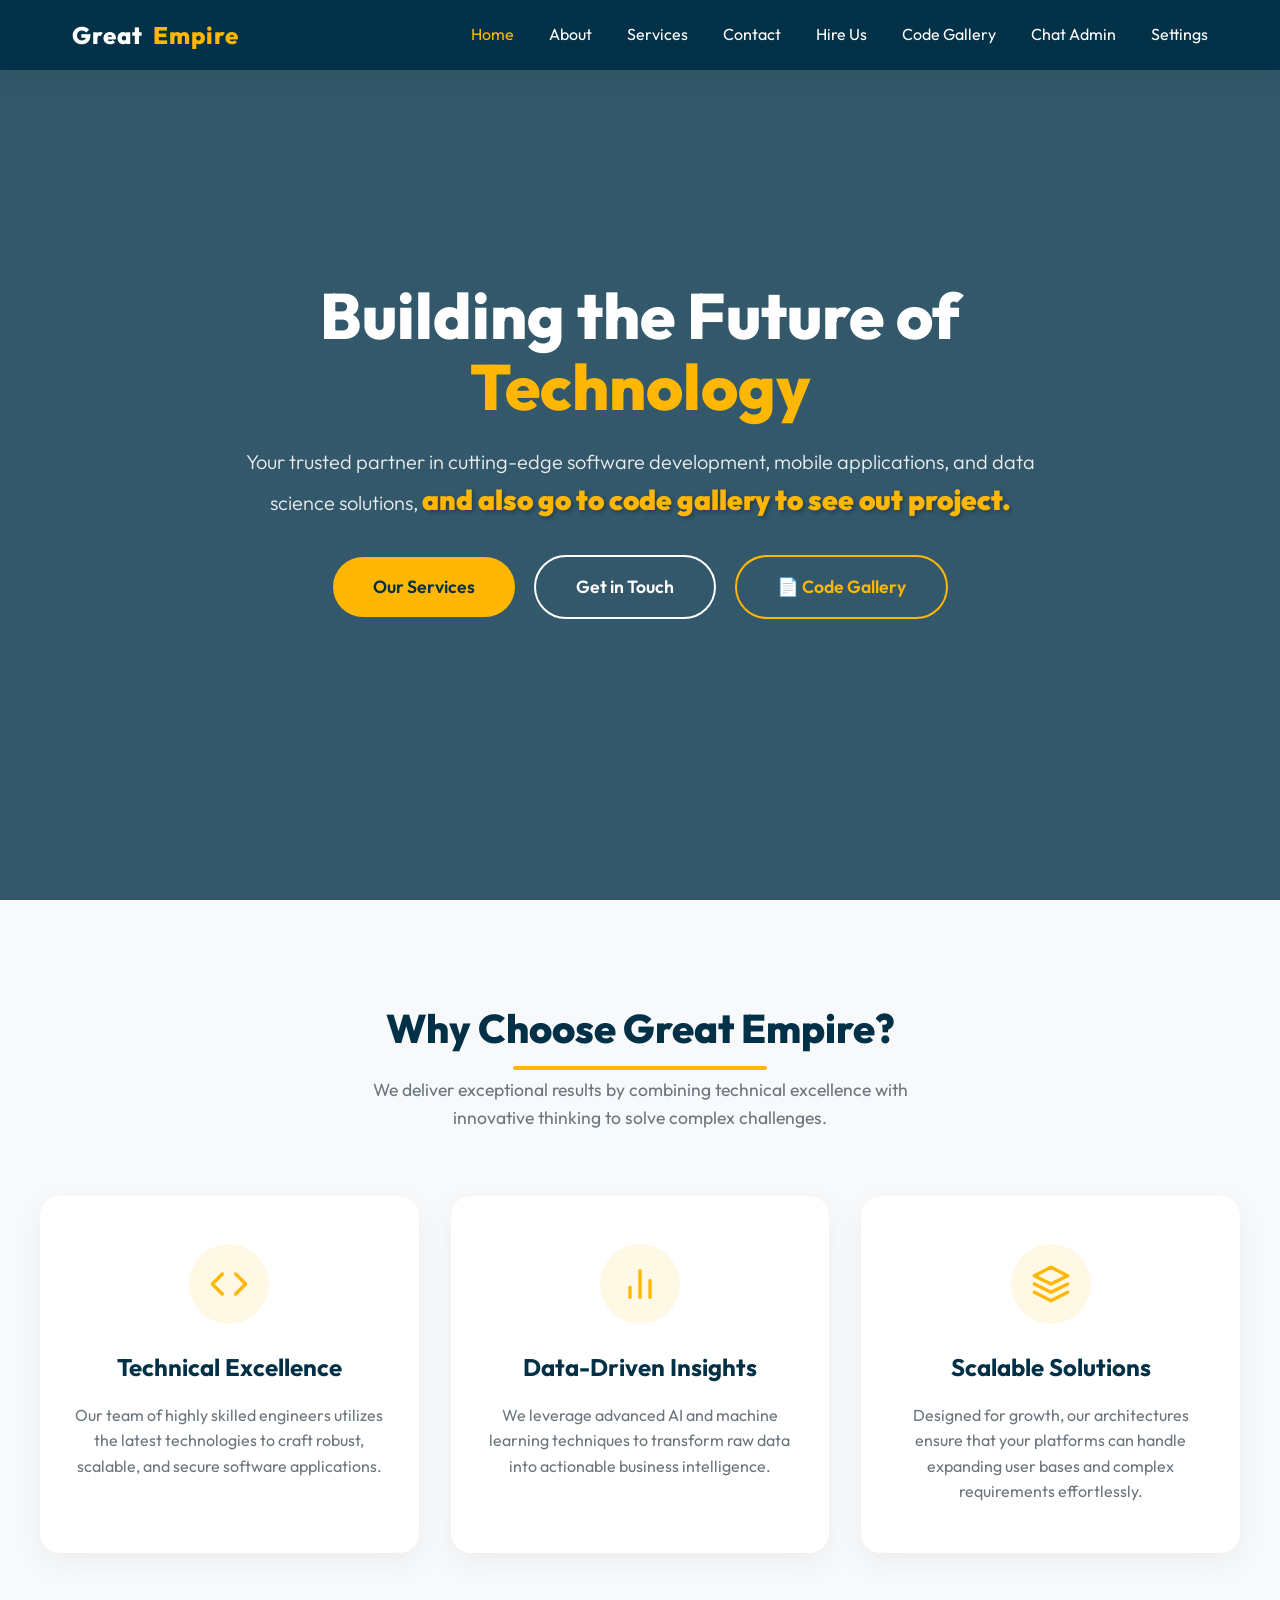
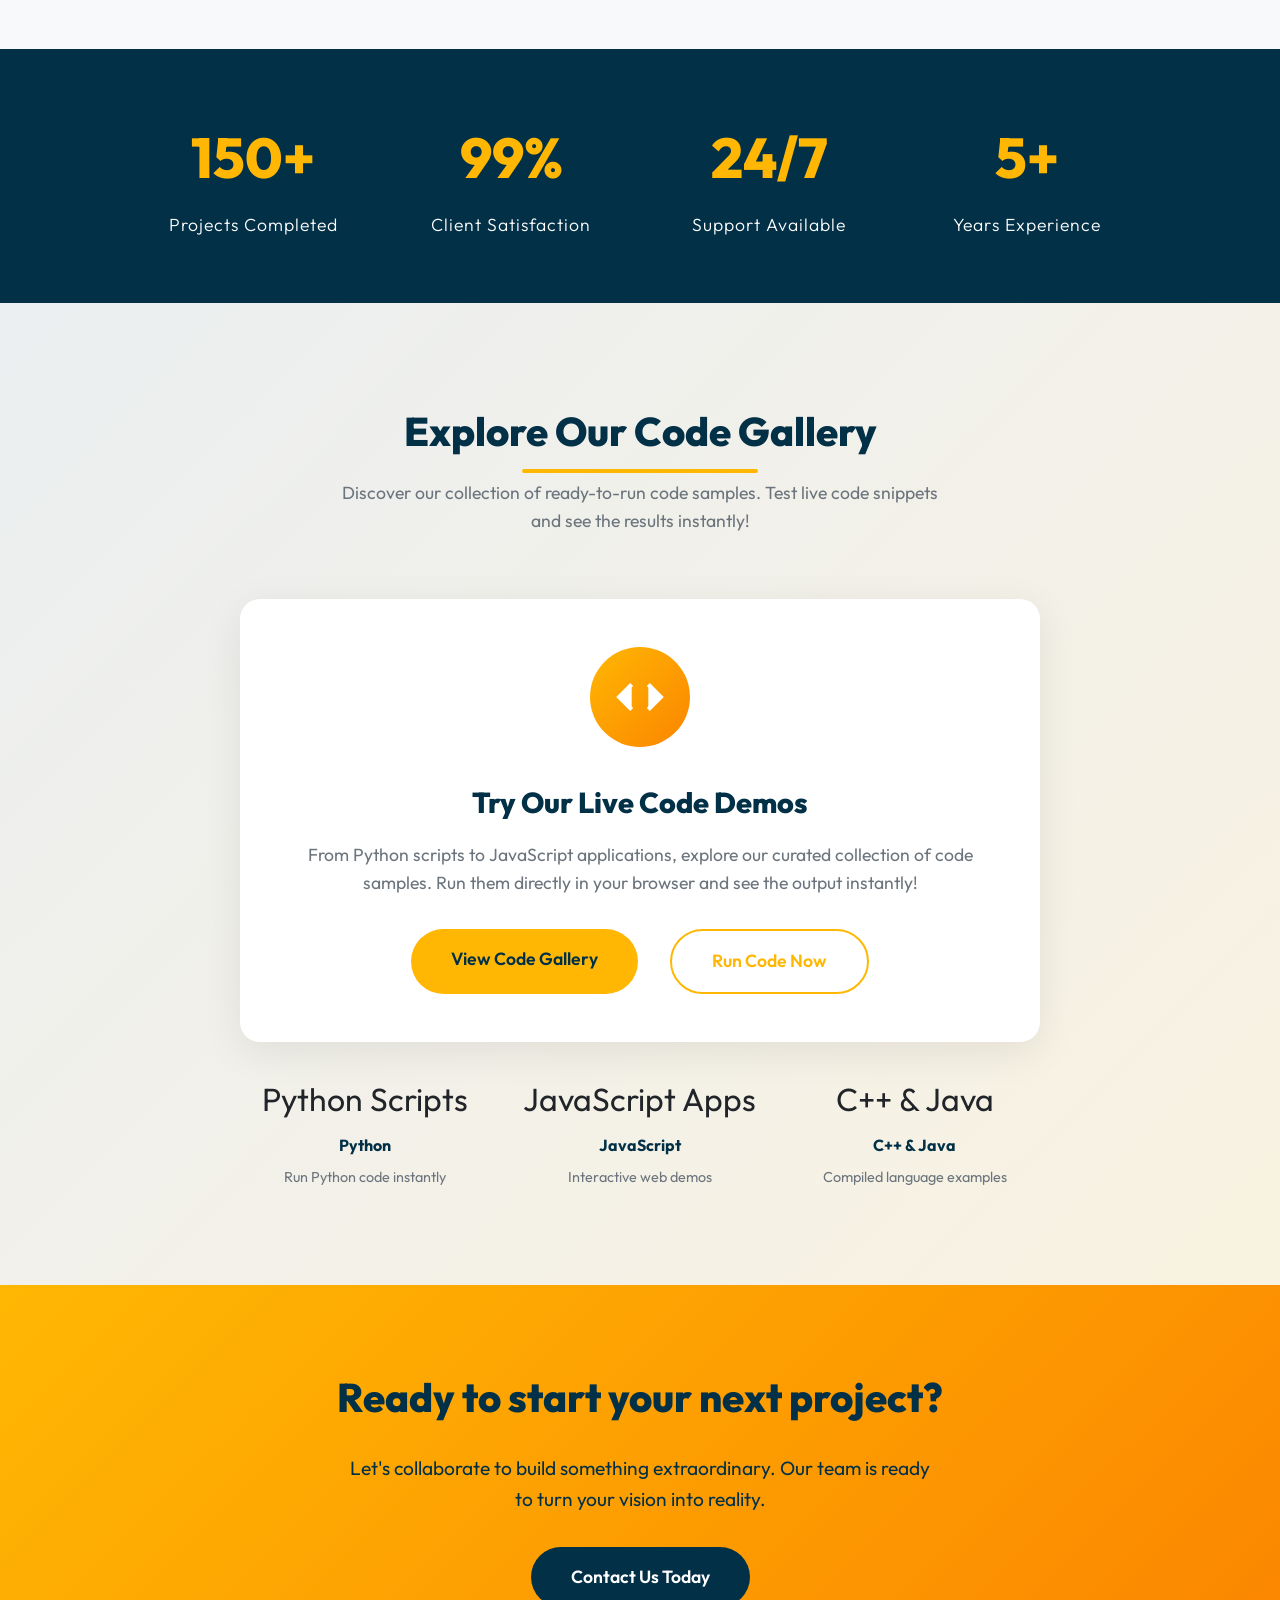
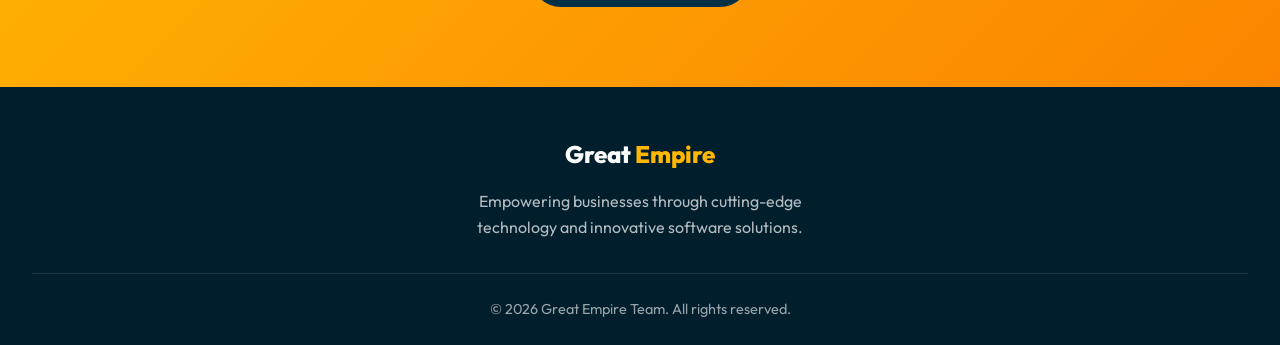
<file: index.html>
<!DOCTYPE html>
<html lang="en">
<head>
    <meta charset="UTF-8">
    <meta name="viewport" content="width=device-width, initial-scale=1.0">
    <title>Great Empire Team - Home</title>
    <link href="https://fonts.googleapis.com/css2?family=Outfit:wght@300;400;600;800&display=swap" rel="stylesheet">
    <style>
        :root {
            --primary-color: #ffb703;
            --primary-hover: #fb8500;
            --dark-bg: #023047;
            --light-bg: #f8f9fa;
            --text-main: #212529;
            --text-light: #6c757d;
        }

        * {
            margin: 0;
            padding: 0;
            box-sizing: border-box;
            font-family: 'Outfit', sans-serif;
        }

        body {
            line-height: 1.6;
            color: var(--text-main);
            background-color: var(--light-bg);
            overflow-x: hidden;
        }

        /* Navbar */
        header {
            position: fixed;
            top: 0;
            width: 100%;
            background: rgba(2, 48, 71, 0.95);
            backdrop-filter: blur(10px);
            z-index: 1000;
            transition: all 0.3s ease;
            box-shadow: 0 4px 30px rgba(0, 0, 0, 0.1);
        }

        .nav-container {
            max-width: 1200px;
            margin: 0 auto;
            padding: 1rem 2rem;
            display: flex;
            justify-content: space-between;
            align-items: center;
        }

        .logo {
            color: white;
            font-size: 1.5rem;
            font-weight: 800;
            text-decoration: none;
            letter-spacing: 1px;
            display: flex;
            align-items: center;
            gap: 10px;
        }

        .logo span {
            color: var(--primary-color);
        }

        nav a {
            color: white;
            margin-left: 2rem;
            text-decoration: none;
            font-size: 1rem;
            font-weight: 400;
            transition: color 0.3s;
        }

        nav a:hover, nav a.active {
            color: var(--primary-color);
        }

        /* Hero Section */
        .hero {
            height: 100vh;
            background: linear-gradient(rgba(2, 48, 71, 0.8), rgba(2, 48, 71, 0.8)), url('https://images.unsplash.com/photo-1504384308090-c894fdcc538d?ixlib=rb-4.0.3&auto=format&fit=crop&w=1920&q=80') center/cover fixed;
            display: flex;
            align-items: center;
            justify-content: center;
            text-align: center;
            padding: 0 2rem;
        }

        .hero-content {
            max-width: 800px;
            color: white;
            animation: fadeIn 1s ease-out;
        }

        .hero h1 {
            font-size: 4rem;
            font-weight: 800;
            line-height: 1.1;
            margin-bottom: 1.5rem;
        }

        .hero h1 span {
            color: var(--primary-color);
        }

        .hero p {
            font-size: 1.25rem;
            font-weight: 300;
            margin-bottom: 2rem;
            color: rgba(255,255,255,0.9);
        }

        .btn {
            display: inline-block;
            padding: 1rem 2.5rem;
            border-radius: 50px;
            text-decoration: none;
            font-weight: 600;
            font-size: 1.1rem;
            transition: all 0.3s;
            cursor: pointer;
            border: none;
        }

        .btn-primary {
            background-color: var(--primary-color);
            color: var(--dark-bg);
        }

        .btn-primary:hover {
            background-color: var(--primary-hover);
            transform: translateY(-3px);
            box-shadow: 0 10px 20px rgba(251, 133, 0, 0.3);
        }

        .btn-outline {
            background-color: transparent;
            color: white;
            border: 2px solid white;
            margin-left: 1rem;
        }

        .btn-outline:hover {
            background-color: white;
            color: var(--dark-bg);
            transform: translateY(-3px);
        }

        /* Features/Services Section */
        .section-padding {
            padding: 6rem 2rem;
        }

        .container {
            max-width: 1200px;
            margin: 0 auto;
        }

        .section-header {
            text-align: center;
            margin-bottom: 4rem;
        }

        .section-header h2 {
            font-size: 2.5rem;
            font-weight: 800;
            color: var(--dark-bg);
            margin-bottom: 1rem;
            position: relative;
            display: inline-block;
        }

        .section-header h2::after {
            content: '';
            position: absolute;
            width: 50%;
            height: 4px;
            background-color: var(--primary-color);
            bottom: -10px;
            left: 25%;
            border-radius: 2px;
        }

        .section-header p {
            color: var(--text-light);
            font-size: 1.1rem;
            max-width: 600px;
            margin: 0 auto;
        }

        .grid-3 {
            display: grid;
            grid-template-columns: repeat(auto-fit, minmax(300px, 1fr));
            gap: 2rem;
        }

        .service-card {
            background: white;
            padding: 3rem 2rem;
            border-radius: 20px;
            text-align: center;
            box-shadow: 0 10px 30px rgba(0,0,0,0.05);
            transition: all 0.4s ease;
            position: relative;
            z-index: 1;
            overflow: hidden;
        }

        .service-card::before {
            content: '';
            position: absolute;
            top: 0;
            left: 0;
            width: 100%;
            height: 0;
            background: var(--dark-bg);
            z-index: -1;
            transition: all 0.4s ease;
            border-radius: 20px;
        }

        .service-card:hover::before {
            height: 100%;
        }

        .service-card:hover {
            transform: translateY(-10px);
            color: white;
        }

        .service-card:hover h3, .service-card:hover p {
            color: white;
        }

        .icon-wrapper {
            width: 80px;
            height: 80px;
            background: rgba(255, 183, 3, 0.1);
            color: var(--primary-color);
            border-radius: 50%;
            display: flex;
            align-items: center;
            justify-content: center;
            margin: 0 auto 1.5rem;
            font-size: 2rem;
            transition: all 0.4s ease;
        }

        .service-card:hover .icon-wrapper {
            background: var(--primary-color);
            color: var(--dark-bg);
        }

        .service-card h3 {
            font-size: 1.5rem;
            margin-bottom: 1rem;
            color: var(--dark-bg);
            transition: color 0.4s ease;
        }

        .service-card p {
            color: var(--text-light);
            transition: color 0.4s ease;
        }

        /* Stats Section */
        .stats-section {
            background-color: var(--dark-bg);
            color: white;
            padding: 4rem 2rem;
        }

        .stats-grid {
            display: grid;
            grid-template-columns: repeat(auto-fit, minmax(200px, 1fr));
            gap: 2rem;
            text-align: center;
            max-width: 1000px;
            margin: 0 auto;
        }

        .stat-item h3 {
            font-size: 3.5rem;
            color: var(--primary-color);
            margin-bottom: 0.5rem;
            font-weight: 800;
        }

        .stat-item p {
            font-size: 1.1rem;
            font-weight: 300;
            letter-spacing: 1px;
        }

        /* CTA Section */
        .cta-section {
            background: linear-gradient(135deg, var(--primary-color) 0%, var(--primary-hover) 100%);
            padding: 5rem 2rem;
            text-align: center;
            color: var(--dark-bg);
        }

        .cta-section h2 {
            font-size: 2.5rem;
            margin-bottom: 1.5rem;
            font-weight: 800;
        }

        .cta-section p {
            font-size: 1.2rem;
            margin-bottom: 2rem;
            max-width: 600px;
            margin-left: auto;
            margin-right: auto;
        }

        /* Footer */
        footer {
            background: #011E2D;
            color: white;
            padding: 3rem 2rem 1.5rem;
            text-align: center;
        }

        .footer-content {
            margin-bottom: 2rem;
        }

        .footer-logo {
            font-size: 1.5rem;
            font-weight: 800;
            margin-bottom: 1rem;
        }

        .footer-logo span {
            color: var(--primary-color);
        }

        .footer-bottom {
            border-top: 1px solid rgba(255,255,255,0.1);
            padding-top: 1.5rem;
            font-size: 0.9rem;
            color: rgba(255,255,255,0.6);
        }

        @keyframes fadeIn {
            from { opacity: 0; transform: translateY(20px); }
            to { opacity: 1; transform: translateY(0); }
        }

        @media (max-width: 768px) {
            .hero h1 { font-size: 2.5rem; }
            .nav-container { flex-direction: column; gap: 1rem; }
            nav a { margin: 0 0.5rem; }
            .btn-outline { margin-left: 0; margin-top: 1rem; }
        }
    </style>
</head>
<body>

    <header>
        <div class="nav-container">
            <a href="index.html" class="logo">Great <span>Empire</span></a>
            <nav>
                <a href="index.html" class="active">Home</a>
                <a href="about.html">About</a>
                <a href="services.html">Services</a>
                <a href="contact.html">Contact</a>
                <a href="hire-us.html">Hire Us</a>
                <a href="code-gallery.html">Code Gallery</a>
                <a href="user-dashboard.html">Chat Admin</a>
                <a href="settings.html">Settings</a>
            </nav>
        </div>
    </header>

    <section class="hero">
        <div class="hero-content">
            <h1>Building the Future of <span>Technology</span></h1>
            <p>Your trusted partner in cutting-edge software development, mobile applications, and data science solutions, <span style="font-weight: 900; font-size: 1.4em; color: var(--primary-color); text-shadow: 2px 2px 4px rgba(0,0,0,0.3);">and also go to code gallery to see out project.</span></p>
            <div class="hero-btns">
                <a href="services.html" class="btn btn-primary">Our Services</a>
                <a href="contact.html" class="btn btn-outline">Get in Touch</a>
                <a href="user-dashboard.html" class="btn btn-outline" style="border-color: var(--primary-color); color: var(--primary-color);">&#128196; Code Gallery</a>
            </div>
        </div>
    </section>

    <section class="section-padding" style="background-color: var(--light-bg);">
        <div class="container">
            <div class="section-header">
                <h2>Why Choose Great Empire?</h2>
                <p>We deliver exceptional results by combining technical excellence with innovative thinking to solve complex challenges.</p>
            </div>
            
            <div class="grid-3">
                <!-- Card 1 -->
                <div class="service-card">
                    <div class="icon-wrapper">
                        <!-- Code Icon -->
                        <svg width="40" height="40" viewBox="0 0 24 24" fill="none" stroke="currentColor" stroke-width="2" stroke-linecap="round" stroke-linejoin="round"><polyline points="16 18 22 12 16 6"></polyline><polyline points="8 6 2 12 8 18"></polyline></svg>
                    </div>
                    <h3>Technical Excellence</h3>
                    <p>Our team of highly skilled engineers utilizes the latest technologies to craft robust, scalable, and secure software applications.</p>
                </div>
                <!-- Card 2 -->
                <div class="service-card">
                    <div class="icon-wrapper">
                        <!-- Chart Icon -->
                        <svg width="40" height="40" viewBox="0 0 24 24" fill="none" stroke="currentColor" stroke-width="2" stroke-linecap="round" stroke-linejoin="round"><line x1="18" y1="20" x2="18" y2="10"></line><line x1="12" y1="20" x2="12" y2="4"></line><line x1="6" y1="20" x2="6" y2="14"></line></svg>
                    </div>
                    <h3>Data-Driven Insights</h3>
                    <p>We leverage advanced AI and machine learning techniques to transform raw data into actionable business intelligence.</p>
                </div>
                <!-- Card 3 -->
                <div class="service-card">
                    <div class="icon-wrapper">
                        <!-- Layers Icon -->
                        <svg width="40" height="40" viewBox="0 0 24 24" fill="none" stroke="currentColor" stroke-width="2" stroke-linecap="round" stroke-linejoin="round"><polygon points="12 2 2 7 12 12 22 7 12 2"></polygon><polyline points="2 17 12 22 22 17"></polyline><polyline points="2 12 12 17 22 12"></polyline></svg>
                    </div>
                    <h3>Scalable Solutions</h3>
                    <p>Designed for growth, our architectures ensure that your platforms can handle expanding user bases and complex requirements effortlessly.</p>
                </div>
            </div>
        </div>
    </section>

    <section class="stats-section">
        <div class="stats-grid">
            <div class="stat-item">
                <h3>150+</h3>
                <p>Projects Completed</p>
            </div>
            <div class="stat-item">
                <h3>99%</h3>
                <p>Client Satisfaction</p>
            </div>
            <div class="stat-item">
                <h3>24/7</h3>
                <p>Support Available</p>
            </div>
            <div class="stat-item">
                <h3>5+</h3>
                <p>Years Experience</p>
            </div>
        </div>
    </section>

    <!-- Code Gallery CTA Section -->
    <section class="section-padding" style="background: linear-gradient(135deg, rgba(2, 48, 71, 0.05) 0%, rgba(255, 183, 3, 0.1) 100%);">
        <div class="container">
            <div class="section-header">
                <h2>Explore Our Code Gallery</h2>
                <p>Discover our collection of ready-to-run code samples. Test live code snippets and see the results instantly!</p>
            </div>
            
            <div style="text-align: center; max-width: 800px; margin: 0 auto;">
                <div style="background: white; padding: 3rem; border-radius: 20px; box-shadow: 0 10px 40px rgba(0,0,0,0.08); margin-bottom: 2rem;">
                    <div style="display: flex; justify-content: center; margin-bottom: 2rem;">
                        <div style="width: 100px; height: 100px; background: linear-gradient(135deg, var(--primary-color), var(--primary-hover)); border-radius: 50%; display: flex; align-items: center; justify-content: center;">
                            <svg width="50" height="50" viewBox="0 0 24 24" fill="white" stroke="white" stroke-width="2">
                                <polyline points="16 18 22 12 16 6"></polyline>
                                <polyline points="8 6 2 12 8 18"></polyline>
                            </svg>
                        </div>
                    </div>
                    <h3 style="color: var(--dark-bg); font-size: 1.8rem; margin-bottom: 1rem; font-weight: 800;">Try Our Live Code Demos</h3>
                    <p style="color: var(--text-light); font-size: 1.1rem; margin-bottom: 2rem; line-height: 1.6;">
                        From Python scripts to JavaScript applications, explore our curated collection of code samples. 
                        Run them directly in your browser and see the output instantly!
                    </p>
                    <div style="display: flex; gap: 1rem; justify-content: center; flex-wrap: wrap;">
                        <a href="code-gallery.html" class="btn btn-primary" style="background: var(--primary-color); color: var(--dark-bg);">
                            View Code Gallery
                        </a>
                        <a href="code-gallery.html" class="btn btn-outline" style="border: 2px solid var(--primary-color); color: var(--primary-color);">
                            Run Code Now
                        </a>
                    </div>
                </div>
                
                <div style="display: grid; grid-template-columns: repeat(auto-fit, minmax(200px, 1fr)); gap: 1.5rem; margin-top: 2rem;">
                    <div style="text-align: center;">
                        <div style="font-size: 2rem; margin-bottom: 0.5rem;">Python Scripts</div>
                        <h4 style="color: var(--dark-bg); margin-bottom: 0.5rem;">Python</h4>
                        <p style="color: var(--text-light); font-size: 0.9rem;">Run Python code instantly</p>
                    </div>
                    <div style="text-align: center;">
                        <div style="font-size: 2rem; margin-bottom: 0.5rem;">JavaScript Apps</div>
                        <h4 style="color: var(--dark-bg); margin-bottom: 0.5rem;">JavaScript</h4>
                        <p style="color: var(--text-light); font-size: 0.9rem;">Interactive web demos</p>
                    </div>
                    <div style="text-align: center;">
                        <div style="font-size: 2rem; margin-bottom: 0.5rem;">C++ & Java</div>
                        <h4 style="color: var(--dark-bg); margin-bottom: 0.5rem;">C++ & Java</h4>
                        <p style="color: var(--text-light); font-size: 0.9rem;">Compiled language examples</p>
                    </div>
                </div>
            </div>
        </div>
    </section>

    <section class="cta-section">
        <h2>Ready to start your next project?</h2>
        <p>Let's collaborate to build something extraordinary. Our team is ready to turn your vision into reality.</p>
        <a href="contact.html" class="btn" style="background: var(--dark-bg); color: white;">Contact Us Today</a>
    </section>

    <footer>
        <div class="footer-content">
            <div class="footer-logo">Great <span>Empire</span></div>
            <p style="color: rgba(255,255,255,0.7); max-width: 400px; margin: 0 auto;">Empowering businesses through cutting-edge technology and innovative software solutions.</p>
        </div>
        <div class="footer-bottom">
            &copy; 2026 Great Empire Team. All rights reserved.
        </div>
    </footer>

<!-- Code Protection Script -->
    <script src="code-protection.js"></script>
</body>
</html>
</file>
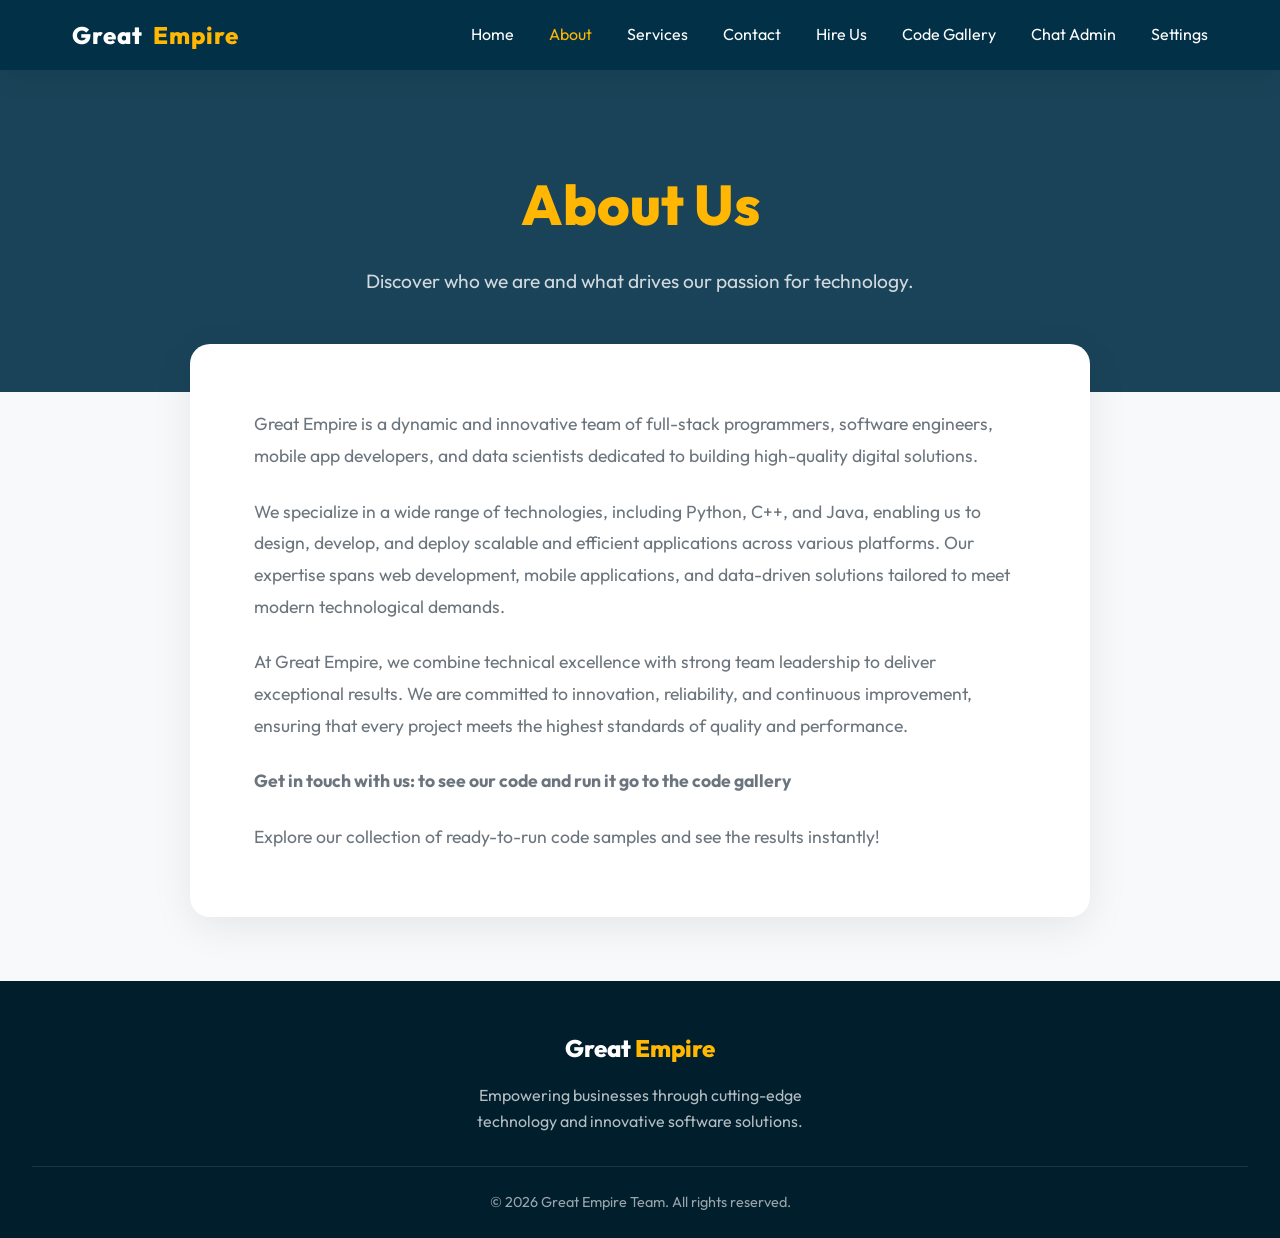
<file: about.html>
<!DOCTYPE html>
<html lang="en">

<head>
    <meta charset="UTF-8">
    <meta name="viewport" content="width=device-width, initial-scale=1.0">
    <title>Great Empire Team - About</title>
    <link href="https://fonts.googleapis.com/css2?family=Outfit:wght@300;400;600;800&display=swap" rel="stylesheet">
    <style>
        :root {
            --primary-color: #ffb703;
            --primary-hover: #fb8500;
            --dark-bg: #023047;
            --light-bg: #f8f9fa;
            --text-main: #212529;
            --text-light: #6c757d;
        }

        * {
            margin: 0;
            padding: 0;
            box-sizing: border-box;
            font-family: 'Outfit', sans-serif;
        }

        body {
            line-height: 1.6;
            color: var(--text-main);
            background-color: var(--light-bg);
            overflow-x: hidden;
        }

        header {
            position: fixed;
            top: 0;
            width: 100%;
            background: rgba(2, 48, 71, 0.95);
            backdrop-filter: blur(10px);
            z-index: 1000;
            transition: all 0.3s ease;
            box-shadow: 0 4px 30px rgba(0, 0, 0, 0.1);
        }

        .nav-container {
            max-width: 1200px;
            margin: 0 auto;
            padding: 1rem 2rem;
            display: flex;
            justify-content: space-between;
            align-items: center;
        }

        .logo {
            color: white;
            font-size: 1.5rem;
            font-weight: 800;
            text-decoration: none;
            letter-spacing: 1px;
            display: flex;
            align-items: center;
            gap: 10px;
        }

        .logo span {
            color: var(--primary-color);
        }

        nav a {
            color: white;
            margin-left: 2rem;
            text-decoration: none;
            font-size: 1rem;
            font-weight: 400;
            transition: color 0.3s;
        }

        nav a:hover,
        nav a.active {
            color: var(--primary-color);
        }

        .page-header {
            background: linear-gradient(rgba(2, 48, 71, 0.9), rgba(2, 48, 71, 0.9)), url('https://images.unsplash.com/photo-1522071820081-009f0129c71c?ixlib=rb-4.0.3&auto=format&fit=crop&w=1920&q=80') center/cover;
            padding: 10rem 2rem 6rem;
            text-align: center;
            color: white;
        }

        .page-header h1 {
            font-size: 3.5rem;
            font-weight: 800;
            color: var(--primary-color);
            margin-bottom: 1rem;
        }

        .page-header p {
            font-size: 1.2rem;
            color: rgba(255, 255, 255, 0.8);
            max-width: 600px;
            margin: 0 auto;
        }

        .content-section {
            background: white;
            max-width: 900px;
            margin: -3rem auto 4rem;
            border-radius: 20px;
            padding: 4rem;
            box-shadow: 0 10px 40px rgba(0, 0, 0, 0.08);
            position: relative;
            z-index: 10;
        }

        .content-section p {
            font-size: 1.1rem;
            color: var(--text-light);
            margin-bottom: 1.5rem;
            line-height: 1.8;
        }

        .content-section p:last-child {
            margin-bottom: 0;
        }

        footer {
            background: #011E2D;
            color: white;
            padding: 3rem 2rem 1.5rem;
            text-align: center;
        }

        .footer-logo {
            font-size: 1.5rem;
            font-weight: 800;
            margin-bottom: 1rem;
        }

        .footer-logo span {
            color: var(--primary-color);
        }

        .footer-bottom {
            border-top: 1px solid rgba(255, 255, 255, 0.1);
            padding-top: 1.5rem;
            font-size: 0.9rem;
            color: rgba(255, 255, 255, 0.6);
            margin-top: 2rem;
        }

        @media (max-width: 768px) {
            .nav-container {
                flex-direction: column;
                gap: 1rem;
            }

            nav a {
                margin: 0 0.8rem;
            }

            .content-section {
                padding: 2rem;
                margin: -2rem 1rem 3rem;
            }
        }
    </style>
</head>

<body>

    <header>
        <div class="nav-container">
            <a href="index.html" class="logo">Great <span>Empire</span></a>
            <nav>
                <a href="index.html">Home</a>
                <a href="about.html" class="active">About</a>
                <a href="services.html">Services</a>
                <a href="contact.html">Contact</a>
                <a href="hire-us.html">Hire Us</a>
                <a href="code-gallery.html">Code Gallery</a>
                <a href="user-dashboard.html">Chat Admin</a>
                <a href="settings.html">Settings</a>
            </nav>
        </div>
    </header>

    <div class="page-header">
        <h1>About Us</h1>
        <p>Discover who we are and what drives our passion for technology.</p>
    </div>

    <main class="content-section">
        <p>Great Empire is a dynamic and innovative team of full-stack programmers, software engineers, mobile app
            developers, and data scientists dedicated to building high-quality digital solutions.</p>
        <p>We specialize in a wide range of technologies, including Python, C++, and Java, enabling us to design,
            develop, and deploy scalable and efficient applications across various platforms. Our expertise spans web
            development, mobile applications, and data-driven solutions tailored to meet modern technological demands.
        </p>
        <p>At Great Empire, we combine technical excellence with strong team leadership to deliver exceptional results.
            We are committed to innovation, reliability, and continuous improvement, ensuring that every project meets
            the highest standards of quality and performance.</p>
        <p><strong>Get in touch with us: to see our code and run it go to the code gallery</strong></p>
        <p>Explore our collection of ready-to-run code samples and see the results instantly!</p>
    </main>

    <footer>
        <div class="footer-logo">Great <span>Empire</span></div>
        <p style="color: rgba(255,255,255,0.7); max-width: 400px; margin: 0 auto;">Empowering businesses through
            cutting-edge technology and innovative software solutions.</p>
        <div class="footer-bottom">
            &copy; 2026 Great Empire Team. All rights reserved.
        </div>
    </footer>

    <!-- Code Protection Script -->
    <script src="code-protection.js"></script>
</body>

</html>
</file>
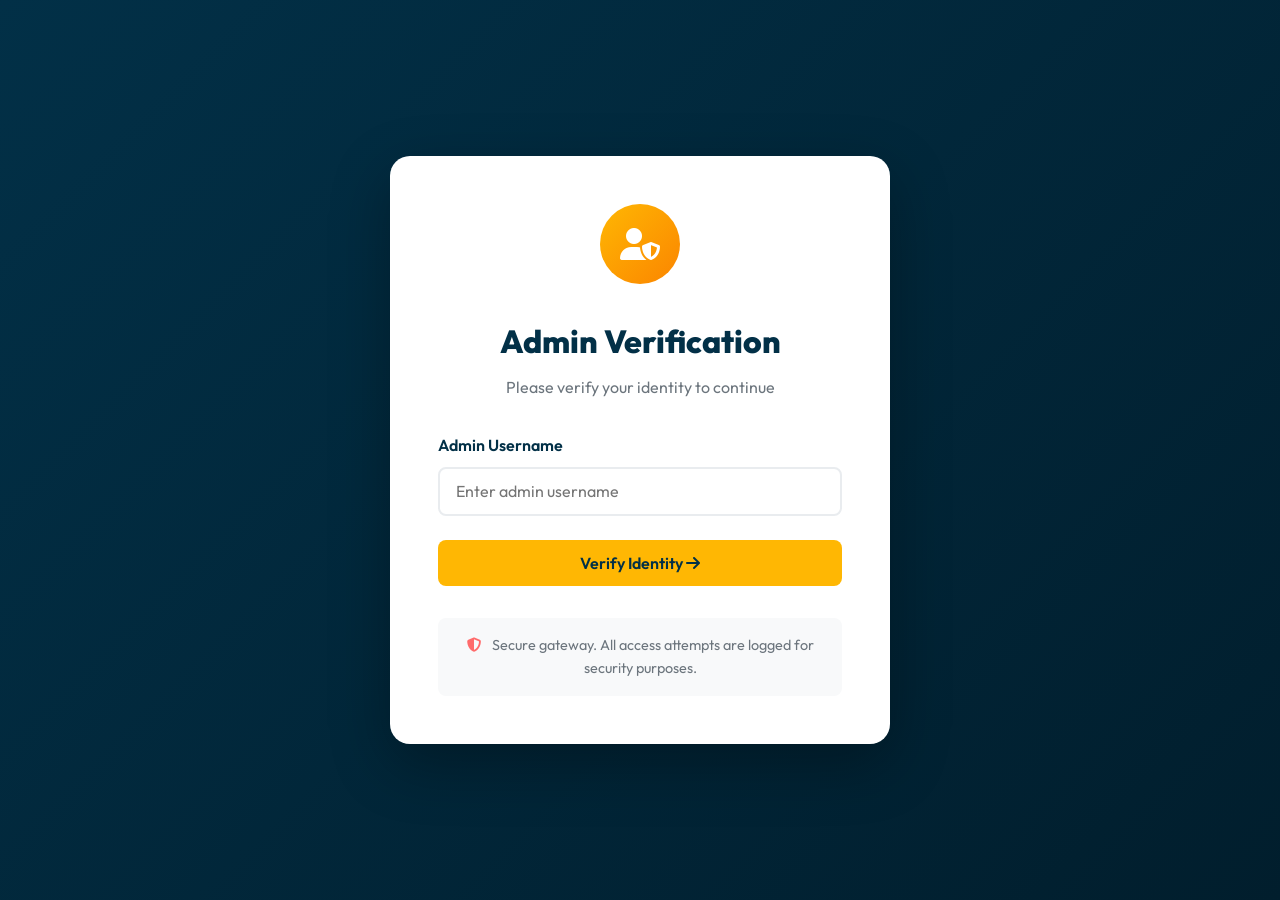
<file: admin-access-2026.html>
<!DOCTYPE html>
<html lang="en">
<head>
    <meta charset="UTF-8">
    <meta name="viewport" content="width=device-width, initial-scale=1.0">
    <title>Admin Access - Great Empire</title>
    <link href="https://fonts.googleapis.com/css2?family=Outfit:wght@300;400;600;800&display=swap" rel="stylesheet">
    <link href="https://cdnjs.cloudflare.com/ajax/libs/font-awesome/6.4.0/css/all.min.css" rel="stylesheet">
    <style>
        :root {
            --primary-color: #ffb703;
            --primary-hover: #fb8500;
            --dark-bg: #023047;
            --light-bg: #f8f9fa;
            --text-main: #212529;
            --text-light: #6c757d;
            --success-color: #51cf66;
            --danger-color: #ff6b6b;
        }

        * {
            margin: 0;
            padding: 0;
            box-sizing: border-box;
            font-family: 'Outfit', sans-serif;
        }

        body {
            line-height: 1.6;
            color: var(--text-main);
            background: linear-gradient(135deg, var(--dark-bg) 0%, #011e2d 100%);
            min-height: 100vh;
            display: flex;
            align-items: center;
            justify-content: center;
        }

        .admin-container {
            background: white;
            border-radius: 20px;
            box-shadow: 0 20px 60px rgba(0, 0, 0, 0.3);
            padding: 3rem;
            max-width: 500px;
            width: 90%;
            text-align: center;
        }

        .admin-header {
            margin-bottom: 2rem;
        }

        .admin-header h1 {
            color: var(--dark-bg);
            font-size: 2rem;
            font-weight: 800;
            margin-bottom: 0.5rem;
        }

        .admin-header p {
            color: var(--text-light);
            font-size: 1rem;
        }

        .admin-icon {
            width: 80px;
            height: 80px;
            background: linear-gradient(135deg, var(--primary-color), var(--primary-hover));
            border-radius: 50%;
            display: flex;
            align-items: center;
            justify-content: center;
            margin: 0 auto 2rem;
            color: white;
            font-size: 2rem;
        }

        .admin-form {
            margin-bottom: 2rem;
        }

        .form-group {
            margin-bottom: 1.5rem;
            text-align: left;
        }

        .form-group label {
            display: block;
            color: var(--dark-bg);
            font-weight: 600;
            margin-bottom: 0.5rem;
        }

        .form-control {
            width: 100%;
            padding: 0.8rem 1rem;
            border: 2px solid #e9ecef;
            border-radius: 8px;
            font-size: 1rem;
            font-family: inherit;
            transition: all 0.3s ease;
        }

        .form-control:focus {
            outline: none;
            border-color: var(--primary-color);
            box-shadow: 0 0 0 3px rgba(255, 183, 3, 0.1);
        }

        .btn {
            display: inline-block;
            padding: 0.8rem 2rem;
            border-radius: 8px;
            text-decoration: none;
            font-weight: 600;
            font-size: 1rem;
            transition: all 0.3s ease;
            cursor: pointer;
            border: none;
            width: 100%;
        }

        .btn-primary {
            background: var(--primary-color);
            color: var(--dark-bg);
        }

        .btn-primary:hover {
            background: var(--primary-hover);
            transform: translateY(-2px);
            box-shadow: 0 5px 15px rgba(251, 133, 0, 0.3);
        }

        .alert {
            padding: 1rem 1.5rem;
            border-radius: 8px;
            margin-bottom: 1rem;
            display: none;
        }

        .alert.show {
            display: block;
            animation: slideDown 0.3s ease;
        }

        @keyframes slideDown {
            from { opacity: 0; transform: translateY(-10px); }
            to { opacity: 1; transform: translateY(0); }
        }

        .alert-success {
            background: #d4edda;
            color: #155724;
            border: 1px solid #c3e6cb;
        }

        .alert-error {
            background: #f8d7da;
            color: #721c24;
            border: 1px solid #f5c6cb;
        }

        .security-notice {
            background: var(--light-bg);
            padding: 1rem;
            border-radius: 8px;
            margin-top: 2rem;
            font-size: 0.9rem;
            color: var(--text-light);
        }

        .security-notice i {
            color: var(--danger-color);
            margin-right: 0.5rem;
        }

        @media (max-width: 768px) {
            .admin-container {
                padding: 2rem;
                margin: 1rem;
            }
        }
    </style>
</head>
<body>
    <div class="admin-container">
        <div class="admin-header">
            <div class="admin-icon">
                <i class="fas fa-user-shield"></i>
            </div>
            <h1>Admin Verification</h1>
            <p>Please verify your identity to continue</p>
        </div>

        <div id="alert" class="alert"></div>

        <form class="admin-form" onsubmit="authenticateAdmin(event)">
            <div class="form-group">
                <label for="username">Admin Username</label>
                <input type="text" id="username" class="form-control" placeholder="Enter admin username" required>
            </div>
            <button type="submit" class="btn btn-primary">
                Verify Identity <i class="fas fa-arrow-right"></i>
            </button>
        </form>

        <div class="security-notice">
            <i class="fas fa-shield-alt"></i>
            Secure gateway. All access attempts are logged for security purposes.
        </div>
    </div>
    <script>
        // Admin authentication
        const ADMIN_USERNAME = 'chinaza';
        
        function authenticateAdmin(event) {
            event.preventDefault();
            
            const username = document.getElementById('username').value;
            const alert = document.getElementById('alert');
            
            if (username === ADMIN_USERNAME) {
                // Success - redirect to admin dashboard
                alert.className = 'alert alert-success show';
                alert.textContent = 'Authentication successful! Redirecting to admin dashboard...';
                
                // Log successful access
                logAccess('SUCCESS');
                
                // Redirect after 1 second
                setTimeout(() => {
                    window.location.href = 'admin-dashboard.html';
                }, 1000);
                
            } else {
                // Failed authentication
                alert.className = 'alert alert-error show';
                alert.textContent = 'Invalid username. Please try again.';
                
                // Log failed access attempt
                logAccess('FAILED');
                
                // Clear input
                document.getElementById('username').value = '';
                
                // Hide alert after 3 seconds
                setTimeout(() => {
                    alert.classList.remove('show');
                }, 3000);
            }
        }
        
        function logAccess(status) {
            // Log access attempts (in production, this would go to a secure server)
            const accessLog = {
                timestamp: new Date().toISOString(),
                status: status,
                ip: 'IP_ADDRESS', // In production, get actual IP
                userAgent: navigator.userAgent
            };
            
            // Store in localStorage for demo purposes
            let logs = JSON.parse(localStorage.getItem('adminAccessLogs') || '[]');
            logs.push(accessLog);
            
            // Keep only last 50 logs
            if (logs.length > 50) {
                logs = logs.slice(-50);
            }
            
            localStorage.setItem('adminAccessLogs', JSON.stringify(logs));
        }
        
        // Clear input on page load
        document.addEventListener('DOMContentLoaded', function() {
            document.getElementById('username').value = '';
        });
        
        // Prevent right-click for additional security
        document.addEventListener('contextmenu', function(e) {
            e.preventDefault();
            return false;
        });
        
        // Hide alert on input focus
        document.getElementById('username').addEventListener('focus', function() {
            const alert = document.getElementById('alert');
            alert.classList.remove('show');
        });
    </script>
<!-- Code Protection Script -->
    <script src="code-protection.js"></script>
</body>
</html>
</file>
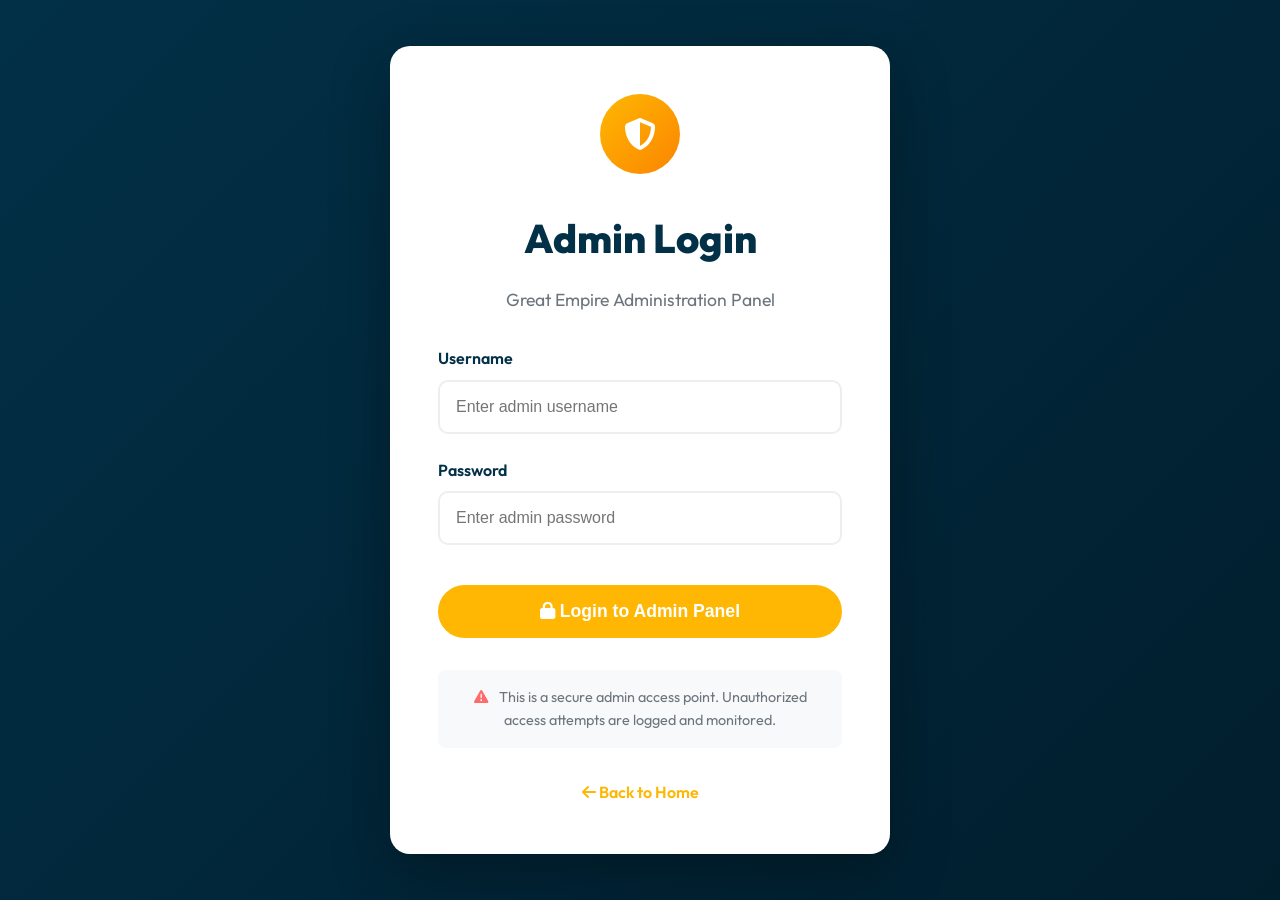
<file: admin-dashboard.html>
<!DOCTYPE html>
<html lang="en">
<head>
    <meta charset="UTF-8">
    <meta name="viewport" content="width=device-width, initial-scale=1.0">
    <title>Great Empire - Admin Dashboard</title>
    <link href="https://fonts.googleapis.com/css2?family=Outfit:wght@300;400;600;800&display=swap" rel="stylesheet">
    <link href="https://cdnjs.cloudflare.com/ajax/libs/font-awesome/6.4.0/css/all.min.css" rel="stylesheet">
    <style>
        :root {
            --primary-color: #ffb703;
            --primary-hover: #fb8500;
            --dark-bg: #023047;
            --light-bg: #f8f9fa;
            --text-main: #212529;
            --text-light: #6c757d;
            --success-color: #51cf66;
            --danger-color: #ff6b6b;
            --warning-color: #ffd43b;
            --info-color: #339af0;
        }

        * {
            margin: 0;
            padding: 0;
            box-sizing: border-box;
        }

        body {
            font-family: 'Outfit', sans-serif;
            background: linear-gradient(135deg, var(--dark-bg) 0%, #011e2d 100%);
            color: var(--text-main);
            min-height: 100vh;
        }

        .admin-layout {
            display: flex;
            min-height: 100vh;
        }

        .sidebar {
            width: 280px;
            background: white;
            box-shadow: 2px 0 10px rgba(0, 0, 0, 0.1);
            display: flex;
            flex-direction: column;
        }

        .sidebar-header {
            padding: 2rem 1.5rem;
            background: var(--dark-bg);
            color: white;
            text-align: center;
        }

        .sidebar-header h2 {
            font-size: 1.5rem;
            font-weight: 800;
            margin-bottom: 0.5rem;
        }

        .sidebar-header p {
            font-size: 0.9rem;
            opacity: 0.8;
        }

        .nav-menu {
            flex: 1;
            padding: 1.5rem 0;
        }

        .nav-item {
            display: flex;
            align-items: center;
            padding: 1rem 1.5rem;
            color: var(--text-main);
            text-decoration: none;
            transition: all 0.3s ease;
            cursor: pointer;
            border: none;
            background: none;
            width: 100%;
            text-align: left;
            font-size: 1rem;
            font-weight: 500;
        }

        .nav-item:hover {
            background: var(--light-bg);
            color: var(--primary-color);
        }

        .nav-item.active {
            background: var(--primary-color);
            color: white;
        }

        .nav-item i {
            width: 20px;
            margin-right: 1rem;
        }

        .logout-btn {
            margin: 1rem 1.5rem;
            background: var(--danger-color);
            color: white;
            border: none;
            padding: 0.8rem;
            border-radius: 8px;
            cursor: pointer;
            font-weight: 600;
            transition: all 0.3s ease;
        }

        .logout-btn:hover {
            background: #ff5252;
        }

        .main-content {
            flex: 1;
            padding: 2rem;
            overflow-y: auto;
        }

        .content-header {
            margin-bottom: 2rem;
        }

        .content-header h1 {
            font-size: 2rem;
            font-weight: 800;
            color: white;
            margin-bottom: 0.5rem;
        }

        .content-header p {
            color: rgba(255, 255, 255, 0.8);
        }

        .stats-grid {
            display: grid;
            grid-template-columns: repeat(auto-fit, minmax(250px, 1fr));
            gap: 1.5rem;
            margin-bottom: 2rem;
        }

        .stat-card {
            background: white;
            border-radius: 12px;
            padding: 1.5rem;
            box-shadow: 0 4px 15px rgba(0, 0, 0, 0.1);
            transition: transform 0.3s ease;
        }

        .stat-card:hover {
            transform: translateY(-5px);
        }

        .stat-icon {
            width: 50px;
            height: 50px;
            border-radius: 10px;
            display: flex;
            align-items: center;
            justify-content: center;
            margin-bottom: 1rem;
            font-size: 1.5rem;
        }

        .stat-icon.users { background: var(--info-color); color: white; }
        .stat-icon.codes { background: var(--success-color); color: white; }
        .stat-icon.messages { background: var(--warning-color); color: white; }
        .stat-icon.views { background: var(--primary-color); color: white; }

        .stat-value {
            font-size: 2rem;
            font-weight: 800;
            color: var(--dark-bg);
            margin-bottom: 0.5rem;
        }

        .stat-label {
            color: var(--text-light);
            font-size: 0.9rem;
        }

        .content-section {
            display: none;
            background: white;
            border-radius: 12px;
            padding: 2rem;
            box-shadow: 0 4px 15px rgba(0, 0, 0, 0.1);
        }

        .content-section.active {
            display: block;
        }

        .section-header {
            display: flex;
            justify-content: space-between;
            align-items: center;
            margin-bottom: 2rem;
            padding-bottom: 1rem;
            border-bottom: 2px solid var(--light-bg);
        }

        .section-header h2 {
            font-size: 1.5rem;
            font-weight: 700;
            color: var(--dark-bg);
        }

        .btn {
            padding: 0.6rem 1.2rem;
            border: none;
            border-radius: 8px;
            font-weight: 600;
            cursor: pointer;
            transition: all 0.3s ease;
            text-decoration: none;
            display: inline-flex;
            align-items: center;
            gap: 0.5rem;
        }

        .btn-primary {
            background: var(--primary-color);
            color: white;
        }

        .btn-primary:hover {
            background: var(--primary-hover);
        }

        .btn-success {
            background: var(--success-color);
            color: white;
        }

        .btn-danger {
            background: var(--danger-color);
            color: white;
        }

        .data-table {
            width: 100%;
            border-collapse: collapse;
            margin-top: 1rem;
        }

        .data-table th,
        .data-table td {
            padding: 1rem;
            text-align: left;
            border-bottom: 1px solid #eee;
        }

        .data-table th {
            background: var(--light-bg);
            font-weight: 600;
            color: var(--dark-bg);
        }

        .data-table tr:hover {
            background: #f8f9fa;
        }

        .status-badge {
            padding: 0.3rem 0.8rem;
            border-radius: 20px;
            font-size: 0.8rem;
            font-weight: 600;
        }

        .status-active {
            background: #d4edda;
            color: #155724;
        }

        .status-inactive {
            background: #f8d7da;
            color: #721c24;
        }

        .status-pending {
            background: #fff3cd;
            color: #856404;
        }

        .form-group {
            margin-bottom: 1.5rem;
        }

        .form-group label {
            display: block;
            margin-bottom: 0.5rem;
            font-weight: 600;
            color: var(--dark-bg);
        }

        .form-control {
            width: 100%;
            padding: 0.8rem;
            border: 2px solid #eee;
            border-radius: 8px;
            font-size: 1rem;
            transition: border-color 0.3s ease;
        }

        .form-control:focus {
            outline: none;
            border-color: var(--primary-color);
        }

        .modal {
            display: none;
            position: fixed;
            top: 0;
            left: 0;
            width: 100%;
            height: 100%;
            background: rgba(0, 0, 0, 0.5);
            z-index: 1000;
            align-items: center;
            justify-content: center;
        }

        .modal.show {
            display: flex;
        }

        .modal-content {
            background: white;
            border-radius: 12px;
            padding: 2rem;
            max-width: 500px;
            width: 90%;
            max-height: 90vh;
            overflow-y: auto;
        }

        .modal-header {
            display: flex;
            justify-content: space-between;
            align-items: center;
            margin-bottom: 1.5rem;
        }

        .modal-header h3 {
            font-size: 1.5rem;
            font-weight: 700;
            color: var(--dark-bg);
        }

        .close-btn {
            background: none;
            border: none;
            font-size: 1.5rem;
            cursor: pointer;
            color: var(--text-light);
        }

        .close-btn:hover {
            color: var(--dark-bg);
        }

        .chart-container {
            margin: 2rem 0;
            padding: 1.5rem;
            background: var(--light-bg);
            border-radius: 8px;
        }

        .chart-title {
            font-size: 1.2rem;
            font-weight: 600;
            color: var(--dark-bg);
            margin-bottom: 1rem;
        }

        .chart-placeholder {
            height: 300px;
            background: white;
            border-radius: 8px;
            display: flex;
            align-items: center;
            justify-content: center;
            color: var(--text-light);
        }

        .email-tabs {
            display: flex;
            gap: 0.5rem;
            margin-bottom: 1rem;
        }

        .tab-btn {
            padding: 0.6rem 1rem;
            border: none;
            border-radius: 8px;
            background: var(--light-bg);
            color: var(--text-main);
            cursor: pointer;
            transition: all 0.3s ease;
            font-weight: 500;
        }

        .tab-btn:hover {
            background: var(--primary-color);
            color: white;
        }

        .tab-btn.active {
            background: var(--primary-color);
            color: white;
        }

        .btn-success {
            background: var(--success-color);
            color: white;
        }

        .btn-success:hover {
            background: #40a060;
            color: white;
        }

        @media (max-width: 768px) {
            .admin-layout {
                flex-direction: column;
            }
            
            .sidebar {
                width: 100%;
                height: auto;
            }
            
            .stats-grid {
                grid-template-columns: 1fr;
            }
        }
    </style>
</head>
<body>
    <div class="admin-layout">
        <!-- Sidebar -->
        <div class="sidebar">
            <div class="sidebar-header">
                <h2>Great Empire</h2>
                <p>Admin Dashboard</p>
            </div>
            
            <nav class="nav-menu">
                <button class="nav-item active" onclick="showSection('dashboard', this)">
                    <i class="fas fa-tachometer-alt"></i>
                    Dashboard
                </button>
                <button class="nav-item" onclick="showSection('users', this)">
                    <i class="fas fa-users"></i>
                    User Management
                </button>
                <button class="nav-item" onclick="showSection('codes', this)">
                    <i class="fas fa-code"></i>
                    Code Gallery
                </button>
                <button class="nav-item" onclick="showSection('chat', this)">
                    <i class="fas fa-comments"></i>
                    Chat Management
                </button>
                <button class="nav-item" onclick="showSection('hire', this)">
                    <i class="fas fa-handshake"></i>
                    Hire Us Messages
                </button>
                <button class="nav-item" onclick="showSection('email', this)">
                    <i class="fas fa-envelope"></i>
                    Email Messaging
                </button>
                <button class="nav-item" onclick="showSection('analytics', this)">
                    <i class="fas fa-chart-line"></i>
                    Analytics
                </button>
                <button class="nav-item" onclick="showSection('settings', this)">
                    <i class="fas fa-cog"></i>
                    Settings
                </button>
            </nav>
            
            <button class="logout-btn" onclick="logout()">
                <i class="fas fa-sign-out-alt"></i> Logout
            </button>
        </div>

        <!-- Main Content -->
        <div class="main-content">
            <div class="content-header">
                <h1>Admin Dashboard</h1>
                <p>Welcome back, <span id="adminName">Admin</span></p>
            </div>

            <!-- Dashboard Section -->
            <div id="dashboard" class="content-section active">
                <div class="stats-grid">
                    <div class="stat-card">
                        <div class="stat-icon users">
                            <i class="fas fa-users"></i>
                        </div>
                        <div class="stat-value" id="totalUsers">0</div>
                        <div class="stat-label">Total Users</div>
                    </div>
                    
                    <div class="stat-card">
                        <div class="stat-icon codes">
                            <i class="fas fa-code"></i>
                        </div>
                        <div class="stat-value" id="totalCodes">0</div>
                        <div class="stat-label">Code Snippets</div>
                    </div>
                    
                    <div class="stat-card">
                        <div class="stat-icon messages">
                            <i class="fas fa-comments"></i>
                        </div>
                        <div class="stat-value" id="totalMessages">0</div>
                        <div class="stat-label">Chat Messages</div>
                    </div>
                    
                    <div class="stat-card">
                        <div class="stat-icon views">
                            <i class="fas fa-eye"></i>
                        </div>
                        <div class="stat-value" id="totalViews">0</div>
                        <div class="stat-label">Page Views</div>
                    </div>
                </div>

                <div class="chart-container">
                    <div class="chart-title">Recent Activity</div>
                    <div class="chart-placeholder">
                        <i class="fas fa-chart-line" style="font-size: 3rem; margin-right: 1rem;"></i>
                        Activity chart will be displayed here
                    </div>
                </div>
            </div>

            <!-- User Management Section -->
            <div id="users" class="content-section">
                <div class="section-header">
                    <h2>User Management</h2>
                    <button class="btn btn-primary" onclick="openUserModal()">
                        <i class="fas fa-plus"></i> Add User
                    </button>
                </div>
                
                <table class="data-table">
                    <thead>
                        <tr>
                            <th>ID</th>
                            <th>Username</th>
                            <th>Email</th>
                            <th>Status</th>
                            <th>Joined</th>
                            <th>Actions</th>
                        </tr>
                    </thead>
                    <tbody id="usersTable">
                        <!-- Users will be populated here -->
                    </tbody>
                </table>
            </div>

            <!-- Code Gallery Section -->
            <div id="codes" class="content-section">
                <div class="section-header">
                    <h2>Code Gallery Management</h2>
                    <button class="btn btn-primary" onclick="openCodeModal()">
                        <i class="fas fa-plus"></i> Add Code
                    </button>
                </div>
                
                <table class="data-table">
                    <thead>
                        <tr>
                            <th>Title</th>
                            <th>Language</th>
                            <th>Author</th>
                            <th>Date</th>
                            <th>Status</th>
                            <th>Actions</th>
                        </tr>
                    </thead>
                    <tbody id="codesTable">
                        <!-- Codes will be populated here -->
                    </tbody>
                </table>
            </div>

            <!-- Chat Management Section -->
            <div id="chat" class="content-section">
                <div class="section-header">
                    <h2>Chat Management</h2>
                    <button class="btn btn-danger" onclick="clearAllMessages()">
                        <i class="fas fa-trash"></i> Clear All Messages
                    </button>
                </div>
                
                <table class="data-table">
                    <thead>
                        <tr>
                            <th>Time</th>
                            <th>Sender</th>
                            <th>Message</th>
                            <th>Status</th>
                            <th>Actions</th>
                        </tr>
                    </thead>
                    <tbody id="chatTable">
                        <!-- Chat messages will be populated here -->
                    </tbody>
                </table>

                <!-- Reply Modal -->
                <div id="replyModal" class="modal">
                    <div class="modal-content">
                        <div class="modal-header">
                            <h3>Reply to Message</h3>
                            <button class="close-btn" onclick="closeModal('replyModal')">&times;</button>
                        </div>
                        <form id="replyForm">
                            <div class="form-group">
                                <label for="replyTo">Replying to</label>
                                <input type="text" id="replyTo" class="form-control" readonly>
                            </div>
                            <div class="form-group">
                                <label for="originalMessage">Original Message</label>
                                <textarea id="originalMessage" class="form-control" rows="3" readonly></textarea>
                            </div>
                            <div class="form-group">
                                <label for="replyMessage">Your Reply</label>
                                <textarea id="replyMessage" class="form-control" rows="4" placeholder="Type your reply here..." required></textarea>
                            </div>
                            <button type="submit" class="btn btn-primary">
                                <i class="fas fa-paper-plane"></i> Send Reply
                            </button>
                        </form>
                    </div>
                </div>
            </div>

            <!-- Hire Us Messages Section -->
            <div id="hire" class="content-section">
                <div class="section-header">
                    <h2>Hire Us Messages</h2>
                    <button class="btn btn-danger" onclick="clearAllHireRequests()">
                        <i class="fas fa-trash"></i> Clear All Requests
                    </button>
                </div>
                
                <div id="hireRequestsList">
                    <!-- Hire requests will be populated here -->
                </div>
            </div>

            <!-- Email Messaging Section -->
            <div id="email" class="content-section">
                <div class="section-header">
                    <h2>Email Messaging</h2>
                    <button class="btn btn-primary" onclick="openEmailModal()">
                        <i class="fas fa-plus"></i> Compose Email
                    </button>
                </div>
                
                <!-- Email Tabs -->
                <div class="email-tabs">
                    <button class="tab-btn active" onclick="switchEmailTab('inbox', this)">
                        <i class="fas fa-inbox"></i> Inbox
                    </button>
                    <button class="tab-btn" onclick="switchEmailTab('sent', this)">
                        <i class="fas fa-paper-plane"></i> Sent
                    </button>
                </div>
                
                <table class="data-table">
                    <thead>
                        <tr>
                            <th>From</th>
                            <th>Subject</th>
                            <th>Message</th>
                            <th>Date</th>
                            <th>Status</th>
                            <th>Actions</th>
                        </tr>
                    </thead>
                    <tbody id="emailTable">
                        <!-- Email messages will be populated here -->
                    </tbody>
                </table>
            </div>

            <!-- Analytics Section -->
            <div id="analytics" class="content-section">
                <div class="section-header">
                    <h2>Analytics & Statistics</h2>
                </div>
                
                <div class="chart-container">
                    <div class="chart-title">User Activity Over Time</div>
                    <div class="chart-placeholder">
                        <i class="fas fa-chart-area" style="font-size: 3rem; margin-right: 1rem;"></i>
                        User activity chart will be displayed here
                    </div>
                </div>
                
                <div class="chart-container">
                    <div class="chart-title">Code Language Distribution</div>
                    <div class="chart-placeholder">
                        <i class="fas fa-chart-pie" style="font-size: 3rem; margin-right: 1rem;"></i>
                        Language distribution chart will be displayed here
                    </div>
                </div>
            </div>

            <!-- Settings Section -->
            <div id="settings" class="content-section">
                <div class="section-header">
                    <h2>Settings</h2>
                </div>
                
                <form id="settingsForm">
                    <div class="form-group">
                        <label for="siteName">Site Name</label>
                        <input type="text" id="siteName" class="form-control" value="Great Empire">
                    </div>
                    
                    <div class="form-group">
                        <label for="adminEmail">Admin Email</label>
                        <input type="email" id="adminEmail" class="form-control" value="admin@greatempire.com">
                    </div>
                    
                    <div class="form-group">
                        <label for="maxUsers">Maximum Users</label>
                        <input type="number" id="maxUsers" class="form-control" value="1000">
                    </div>
                    
                    <div class="form-group">
                        <label for="maintenanceMode">
                            <input type="checkbox" id="maintenanceMode"> Maintenance Mode
                        </label>
                    </div>
                    
                    <button type="submit" class="btn btn-primary">
                        <i class="fas fa-save"></i> Save Settings
                    </button>
                </form>
            </div>
        </div>
    </div>

    <!-- User Modal -->
    <div id="userModal" class="modal">
        <div class="modal-content">
            <div class="modal-header">
                <h3>Add/Edit User</h3>
                <button class="close-btn" onclick="closeModal('userModal')">&times;</button>
            </div>
            <form id="userForm">
                <div class="form-group">
                    <label for="userUsername">Username</label>
                    <input type="text" id="userUsername" class="form-control" required>
                </div>
                <div class="form-group">
                    <label for="userEmail">Email</label>
                    <input type="email" id="userEmail" class="form-control" required>
                </div>
                <div class="form-group">
                    <label for="userPassword">Password</label>
                    <input type="password" id="userPassword" class="form-control" required>
                </div>
                <div class="form-group">
                    <label for="userStatus">Status</label>
                    <select id="userStatus" class="form-control">
                        <option value="active">Active</option>
                        <option value="inactive">Inactive</option>
                    </select>
                </div>
                <button type="submit" class="btn btn-primary">
                    <i class="fas fa-save"></i> Save User
                </button>
            </form>
        </div>
    </div>

    <!-- Code Modal -->
    <div id="codeModal" class="modal">
        <div class="modal-content">
            <div class="modal-header">
                <h3>Add/Edit Code</h3>
                <button class="close-btn" onclick="closeModal('codeModal')">&times;</button>
            </div>
            <form id="codeForm">
                <div class="form-group">
                    <label for="codeTitle">Title</label>
                    <input type="text" id="codeTitle" class="form-control" required>
                </div>
                <div class="form-group">
                    <label for="codeLanguage">Language</label>
                    <select id="codeLanguage" class="form-control" required>
                        <option value="Python">Python</option>
                        <option value="JavaScript">JavaScript</option>
                        <option value="C++">C++</option>
                        <option value="Java">Java</option>
                        <option value="HTML">HTML</option>
                        <option value="CSS">CSS</option>
                    </select>
                </div>
                <div class="form-group">
                    <label for="codeDescription">Description</label>
                    <textarea id="codeDescription" class="form-control" rows="3" required></textarea>
                </div>
                <div class="form-group">
                    <label for="codeContent">Code</label>
                    <textarea id="codeContent" class="form-control" rows="10" required></textarea>
                </div>
                <button type="submit" class="btn btn-primary">
                    <i class="fas fa-save"></i> Save Code
                </button>
            </form>
        </div>
    </div>

    <!-- Email Modal -->
    <div id="emailModal" class="modal">
        <div class="modal-content">
            <div class="modal-header">
                <h3>Compose Email</h3>
                <button class="close-btn" onclick="closeModal('emailModal')">&times;</button>
            </div>
            <form id="emailForm">
                <div class="form-group">
                    <label for="emailTo">To</label>
                    <input type="email" id="emailTo" class="form-control" placeholder="Enter recipient email" required>
                </div>
                <div class="form-group">
                    <label for="emailSubject">Subject</label>
                    <input type="text" id="emailSubject" class="form-control" placeholder="Enter email subject" required>
                </div>
                <div class="form-group">
                    <label for="emailMessage">Message</label>
                    <textarea id="emailMessage" class="form-control" rows="6" placeholder="Type your message here..." required></textarea>
                </div>
                <div class="form-group">
                    <label for="emailFrom">
                        <input type="checkbox" id="emailFrom" checked> Send from greatempire187@gmail.com
                    </label>
                </div>
                <button type="submit" class="btn btn-primary">
                    <i class="fas fa-paper-plane"></i> Send Email
                </button>
            </form>
        </div>
    </div>

    <!-- Inbox Reply Modal -->
    <div id="inboxReplyModal" class="modal">
        <div class="modal-content">
            <div class="modal-header">
                <h3>Reply to Inbox Message</h3>
                <button class="close-btn" onclick="closeModal('inboxReplyModal')">&times;</button>
            </div>
            <form id="inboxReplyForm">
                <div class="form-group">
                    <label for="replyTo">Replying to</label>
                    <input type="text" id="replyTo" class="form-control" readonly>
                </div>
                <div class="form-group">
                    <label for="originalInboxMessage">Original Message</label>
                    <textarea id="originalInboxMessage" class="form-control" rows="3" readonly></textarea>
                </div>
                <div class="form-group">
                    <label for="inboxReplyMessage">Your Reply</label>
                    <textarea id="inboxReplyMessage" class="form-control" rows="4" placeholder="Type your reply here..." required></textarea>
                </div>
                <button type="submit" class="btn btn-primary">
                    <i class="fas fa-paper-plane"></i> Send Reply
                </button>
            </form>
        </div>
    </div>

    <script>
        // Check authentication
        if (sessionStorage.getItem('adminLoggedIn') !== 'true') {
            window.location.href = 'admin-login.html';
        }

        // Set admin name
        document.getElementById('adminName').textContent = sessionStorage.getItem('adminUser') || 'Admin';

        // Navigation
        function showSection(sectionId, element) {
            try {
                console.log('Switching to section:', sectionId);
                
                // Hide all sections
                document.querySelectorAll('.content-section').forEach(section => {
                    section.classList.remove('active');
                });
                
                // Remove active class from all nav items
                document.querySelectorAll('.nav-item').forEach(item => {
                    item.classList.remove('active');
                });
                
                // Show selected section
                const targetSection = document.getElementById(sectionId);
                if (targetSection) {
                    targetSection.classList.add('active');
                } else {
                    console.error('Section not found:', sectionId);
                }
                
                // Add active class to clicked nav item
                if (element) {
                    element.classList.add('active');
                }
                
                // Load section data
                loadSectionData(sectionId);
            } catch (error) {
                console.error('Error in showSection:', error);
                alert('Error switching sections. Please refresh the page.');
            }
        }

        // Add comprehensive debugging
        window.addEventListener('load', function() {
            console.log('Admin dashboard loaded successfully');
            console.log('Available sections:', ['dashboard', 'users', 'codes', 'chat', 'hire', 'email', 'analytics', 'settings']);
            console.log('Authentication status:', sessionStorage.getItem('adminLoggedIn'));
            
            // Test all navigation buttons
            const navItems = document.querySelectorAll('.nav-item');
            navItems.forEach((item, index) => {
                console.log(`Nav item ${index}:`, item);
                item.addEventListener('click', function(e) {
                    console.log(`Clicked nav item ${index}:`, e.target);
                });
            });
            
            // Test all sections exist
            const sections = ['dashboard', 'users', 'codes', 'chat', 'hire', 'email', 'analytics', 'settings'];
            sections.forEach(sectionId => {
                const section = document.getElementById(sectionId);
                console.log(`Section ${sectionId} exists:`, !!section);
            });
        });

        // Load section data
        function loadSectionData(sectionId) {
            switch(sectionId) {
                case 'dashboard':
                    loadDashboardStats();
                    break;
                case 'users':
                    loadUsers();
                    break;
                case 'codes':
                    loadCodes();
                    break;
                case 'chat':
                    loadChatMessages();
                    break;
                case 'hire':
                    loadHireRequests();
                    break;
                case 'email':
                    loadEmails();
                    break;
                case 'analytics':
                    loadAnalytics();
                    break;
                case 'settings':
                    loadSettings();
                    break;
            }
        }

        // Dashboard Statistics
        function loadDashboardStats() {
            // Get data from localStorage
            const users = JSON.parse(localStorage.getItem('adminUsers') || '[]');
            const codes = JSON.parse(localStorage.getItem('greatEmpireCodes') || '[]');
            const messages = JSON.parse(localStorage.getItem('greatEmpireChat') || '[]');
            const views = parseInt(localStorage.getItem('pageViews') || '0');
            
            document.getElementById('totalUsers').textContent = users.length;
            document.getElementById('totalCodes').textContent = codes.length;
            document.getElementById('totalMessages').textContent = messages.length;
            document.getElementById('totalViews').textContent = views;
        }

        // User Management
        function loadUsers() {
            const users = JSON.parse(localStorage.getItem('adminUsers') || '[]');
            const tbody = document.getElementById('usersTable');
            tbody.innerHTML = '';
            
            users.forEach((user, index) => {
                const row = tbody.insertRow();
                row.innerHTML = `
                    <td>${index + 1}</td>
                    <td>${user.username}</td>
                    <td>${user.email}</td>
                    <td><span class="status-badge status-${user.status}">${user.status}</span></td>
                    <td>${new Date(user.joined).toLocaleDateString()}</td>
                    <td>
                        <button class="btn btn-primary" onclick="editUser(${index})">
                            <i class="fas fa-edit"></i>
                        </button>
                        <button class="btn btn-danger" onclick="deleteUser(${index})">
                            <i class="fas fa-trash"></i>
                        </button>
                    </td>
                `;
            });
        }

        // Code Gallery Management
        function loadCodes() {
            const codes = JSON.parse(localStorage.getItem('greatEmpireCodes') || '[]');
            const tbody = document.getElementById('codesTable');
            tbody.innerHTML = '';
            
            codes.forEach((code, index) => {
                const row = tbody.insertRow();
                row.innerHTML = `
                    <td>${code.title}</td>
                    <td>${code.lang}</td>
                    <td>${code.author || 'Admin'}</td>
                    <td>${new Date(code.time).toLocaleDateString()}</td>
                    <td><span class="status-badge status-active">Published</span></td>
                    <td>
                        <button class="btn btn-primary" onclick="editCode(${index})">
                            <i class="fas fa-edit"></i>
                        </button>
                        <button class="btn btn-success" onclick="executeCode(${index})">
                            <i class="fas fa-play"></i>
                        </button>
                        <button class="btn btn-danger" onclick="deleteCode(${index})">
                            <i class="fas fa-trash"></i>
                        </button>
                    </td>
                    <td>
                        <div class="code-output" id="output-${index}" style="display: none; margin-top: 0.5rem;">
                            <div style="font-weight: 600; color: var(--primary-color); margin-bottom: 0.5rem;">
                                <i class="fas fa-terminal"></i> Output:
                            </div>
                            <pre style="background: #1e1e1e; color: #d4d4d4; padding: 1rem; border-radius: 6px; font-size: 0.9rem; overflow-x: auto; white-space: pre-wrap; margin: 0;">No output yet</pre>
                        </div>
                    </td>
                `;
            });
        }

        // Chat Management
        function loadChatMessages() {
            const messages = JSON.parse(localStorage.getItem('greatEmpireChat') || '[]');
            const tbody = document.getElementById('chatTable');
            tbody.innerHTML = '';
            
            messages.forEach((message, index) => {
                const row = tbody.insertRow();
                row.innerHTML = `
                    <td>${message.time}</td>
                    <td>${message.sender}</td>
                    <td>${message.text}</td>
                    <td><span class="status-badge status-${message.sender === 'admin' ? 'active' : 'pending'}">${message.sender}</span></td>
                    <td>
                        <button class="btn btn-primary" onclick="openReplyModal(${index})">
                            <i class="fas fa-reply"></i>
                        </button>
                        <button class="btn btn-danger" onclick="deleteMessage(${index})">
                            <i class="fas fa-trash"></i>
                        </button>
                    </td>
                `;
            });
        }

        // Analytics
        function loadAnalytics() {
            // This would typically fetch data from a backend
            console.log('Loading analytics data...');
        }

        // Settings
        function loadSettings() {
            const settings = JSON.parse(localStorage.getItem('adminSettings') || '{}');
            document.getElementById('siteName').value = settings.siteName || 'Great Empire';
            document.getElementById('adminEmail').value = settings.adminEmail || 'admin@greatempire.com';
            document.getElementById('maxUsers').value = settings.maxUsers || 1000;
            document.getElementById('maintenanceMode').checked = settings.maintenanceMode || false;
        }

        // Modal functions
        function openUserModal() {
            document.getElementById('userModal').classList.add('show');
        }

        function openCodeModal() {
            document.getElementById('codeModal').classList.add('show');
        }

        function closeModal(modalId) {
            document.getElementById(modalId).classList.remove('show');
        }

        // Form submissions
        document.getElementById('userForm').addEventListener('submit', function(e) {
            e.preventDefault();
            const users = JSON.parse(localStorage.getItem('adminUsers') || '[]');
            const newUser = {
                username: document.getElementById('userUsername').value,
                email: document.getElementById('userEmail').value,
                password: document.getElementById('userPassword').value,
                status: document.getElementById('userStatus').value,
                joined: new Date().toISOString()
            };
            users.push(newUser);
            localStorage.setItem('adminUsers', JSON.stringify(users));
            closeModal('userModal');
            loadUsers();
            this.reset();
        });

        document.getElementById('codeForm').addEventListener('submit', function(e) {
            e.preventDefault();
            const codes = JSON.parse(localStorage.getItem('greatEmpireCodes') || '[]');
            const newCode = {
                title: document.getElementById('codeTitle').value,
                lang: document.getElementById('codeLanguage').value,
                desc: document.getElementById('codeDescription').value,
                code: document.getElementById('codeContent').value,
                author: 'Admin',
                time: new Date().toISOString()
            };
            codes.push(newCode);
            localStorage.setItem('greatEmpireCodes', JSON.stringify(codes));
            closeModal('codeModal');
            loadCodes();
            this.reset();
        });

        document.getElementById('settingsForm').addEventListener('submit', function(e) {
            e.preventDefault();
            const settings = {
                siteName: document.getElementById('siteName').value,
                adminEmail: document.getElementById('adminEmail').value,
                maxUsers: document.getElementById('maxUsers').value,
                maintenanceMode: document.getElementById('maintenanceMode').checked
            };
            localStorage.setItem('adminSettings', JSON.stringify(settings));
            alert('Settings saved successfully!');
        });

        // Delete functions
        function deleteUser(index) {
            if (confirm('Are you sure you want to delete this user?')) {
                const users = JSON.parse(localStorage.getItem('adminUsers') || '[]');
                users.splice(index, 1);
                localStorage.setItem('adminUsers', JSON.stringify(users));
                loadUsers();
            }
        }

        function deleteCode(index) {
            if (confirm('Are you sure you want to delete this code?')) {
                const codes = JSON.parse(localStorage.getItem('greatEmpireCodes') || '[]');
                codes.splice(index, 1);
                localStorage.setItem('greatEmpireCodes', JSON.stringify(codes));
                loadCodes();
            }
        }

        function executeCode(index) {
            const codes = JSON.parse(localStorage.getItem('greatEmpireCodes') || '[]');
            const code = codes[index];
            
            if (!code || !code.code) {
                alert('No code to execute!');
                return;
            }
            
            // Simulate code execution
            const outputDiv = document.getElementById(`output-${index}`);
            outputDiv.style.display = 'block';
            
            try {
                // Create a simple execution context
                const context = {
                    console: {
                        log: [],
                        error: [],
                        warn: [],
                        info: []
                    },
                    document: {
                        createElement: () => document.createElement('div'),
                        write: () => console.log
                    }
                };
                
                // Execute the code (simplified simulation)
                const result = eval(code.code);
                const output = typeof result === 'string' ? result : JSON.stringify(result);
                
                // Display output
                    outputDiv.style.display = 'block';
                
                // Create output HTML with proper escaping
                const safeOutput = output.replace(/&/g, '&amp;').replace(/</g, '&lt;').replace(/>/g, '&gt;');
                const outputHtml = '<div style="font-weight: 600; color: var(--primary-color); margin-bottom: 0.5rem;">' +
                    '<i class="fas fa-terminal"></i> Output:' +
                    '</div>' +
                    '<pre style="background: #1e1e1e; color: #d4d4d4; padding: 1rem; border-radius: 6px; font-size: 0.9rem; overflow-x: auto; white-space: pre-wrap; margin: 0;">' + safeOutput + '</pre>';
                
                outputDiv.innerHTML = outputHtml;
                
                // Store execution result
                const executions = JSON.parse(localStorage.getItem('greatEmpireCodeExecutions') || '[]');
                executions.push({
                    code: code.code,
                    output: output,
                    timestamp: new Date().toISOString(),
                    executedBy: sessionStorage.getItem('adminUser') || 'Admin'
                });
                localStorage.setItem('greatEmpireCodeExecutions', JSON.stringify(executions));
                
            } catch (error) {
                outputDiv.innerHTML = `
                    <div style="font-weight: 600; color: var(--danger-color); margin-bottom: 0.5rem;">
                        <i class="fas fa-exclamation-triangle"></i> Error:
                    </div>
                    <pre style="background: #f8d7da; color: #721c24; padding: 1rem; border-radius: 6px; font-size: 0.9rem; overflow-x: auto; white-space: pre-wrap; margin: 0;">${error.message}</pre>
                `;
            }
        }

        function deleteMessage(index) {
            if (confirm('Are you sure you want to delete this message?')) {
                const messages = JSON.parse(localStorage.getItem('greatEmpireChat') || '[]');
                messages.splice(index, 1);
                localStorage.setItem('greatEmpireChat', JSON.stringify(messages));
                loadChatMessages();
            }
        }

        function clearAllMessages() {
            if (confirm('Are you sure you want to clear all chat messages?')) {
                localStorage.setItem('greatEmpireChat', JSON.stringify([]));
                loadChatMessages();
            }
        }

        // Reply functionality
        function openReplyModal(index) {
            const messages = JSON.parse(localStorage.getItem('greatEmpireChat') || '[]');
            const message = messages[index];
            
            document.getElementById('replyTo').value = message.sender;
            document.getElementById('originalMessage').value = message.text;
            document.getElementById('replyModal').classList.add('show');
        }

        // Reply form submission
        document.getElementById('replyForm').addEventListener('submit', function(e) {
            e.preventDefault();
            
            const replyTo = document.getElementById('replyTo').value;
            const replyMessage = document.getElementById('replyMessage').value;
            const messages = JSON.parse(localStorage.getItem('greatEmpireChat') || '[]');
            
            // Add admin reply to chat
            const adminReply = {
                sender: 'admin',
                text: `Reply to ${replyTo}: ${replyMessage}`,
                time: new Date().toLocaleTimeString([], {hour: '2-digit', minute:'2-digit'})
            };
            
            messages.push(adminReply);
            localStorage.setItem('greatEmpireChat', JSON.stringify(messages));
            
            // Close modal and refresh chat
            closeModal('replyModal');
            loadChatMessages();
            
            // Reset form
            this.reset();
        });

        // Hire Us Messages functionality
        function loadHireRequests() {
            const requests = JSON.parse(localStorage.getItem('greatEmpireHireRequests') || '[]');
            const requestsList = document.getElementById('hireRequestsList');
            requestsList.innerHTML = '';

            if (requests.length === 0) {
                requestsList.innerHTML = `
                    <div style="text-align: center; padding: 3rem; color: var(--text-light);">
                        <h4>No hire requests yet</h4>
                        <p>When clients submit hire requests from website, they will appear here.</p>
                    </div>
                `;
                return;
            }

            requests.forEach((request, index) => {
                const requestCard = document.createElement('div');
                requestCard.className = 'stat-card';
                requestCard.style.marginBottom = '1rem';
                requestCard.innerHTML = `
                    <div style="display: flex; justify-content: space-between; align-items: flex-start; margin-bottom: 1rem;">
                        <div style="flex: 1;">
                            <h4 style="color: var(--dark-bg); margin-bottom: 0.5rem; font-size: 1.1rem;">${request.name}</h4>
                            <p style="color: var(--primary-color); font-weight: 600; margin-bottom: 0.5rem;">${request.email}</p>
                            <p style="color: var(--text-light); font-size: 0.9rem; margin-bottom: 0.5rem;">${request.projectType}</p>
                            ${request.budget ? `<p style="color: var(--text-light); font-size: 0.9rem;">Budget: ${request.budget}</p>` : ''}
                            ${request.timeline ? `<p style="color: var(--text-light); font-size: 0.9rem;">Timeline: ${request.timeline}</p>` : ''}
                        </div>
                        <div style="display: flex; flex-direction: column; gap: 0.5rem;">
                            <span style="font-size: 0.8rem; color: var(--text-light);">${request.date}</span>
                            <button onclick="deleteHireRequest(${index})" style="background: #dc3545; color: white; border: none; padding: 0.5rem 1rem; border-radius: 6px; cursor: pointer; font-size: 0.8rem;">Delete</button>
                        </div>
                    </div>
                    <div style="background: var(--light-bg); padding: 1rem; border-radius: 8px; margin-top: 1rem;">
                        <p style="color: var(--text-main); font-size: 0.9rem; line-height: 1.5;">${request.message}</p>
                    </div>
                `;
                requestsList.appendChild(requestCard);
            });
        }

        function deleteHireRequest(index) {
            if (confirm('Are you sure you want to delete this hire request?')) {
                const requests = JSON.parse(localStorage.getItem('greatEmpireHireRequests') || '[]');
                requests.splice(index, 1);
                localStorage.setItem('greatEmpireHireRequests', JSON.stringify(requests));
                loadHireRequests();
            }
        }

        function clearAllHireRequests() {
            if (confirm('Are you sure you want to clear all hire requests?')) {
                localStorage.setItem('greatEmpireHireRequests', JSON.stringify([]));
                loadHireRequests();
            }
        }

        // Logout
        function logout() {
            sessionStorage.removeItem('adminLoggedIn');
            sessionStorage.removeItem('adminUser');
            window.location.href = 'admin-login.html';
        }

        // Initialize dashboard on load
        document.addEventListener('DOMContentLoaded', function() {
            loadDashboardStats();
            
            // Track page views
            let views = parseInt(localStorage.getItem('pageViews') || '0');
            views++;
            localStorage.setItem('pageViews', views);
        });

        // Email functionality
        let currentEmailTab = 'sent';

        function openEmailModal() {
            document.getElementById('emailModal').classList.add('show');
        }

        function switchEmailTab(tab, element) {
            // Remove active class from all tab buttons
            document.querySelectorAll('.tab-btn').forEach(btn => {
                btn.classList.remove('active');
            });
            
            // Add active class to clicked tab
            element.classList.add('active');
            
            // Update current tab
            currentEmailTab = tab;
            
            // Load appropriate email data
            loadEmails();
        }

        // Email form submission
        document.getElementById('emailForm').addEventListener('submit', function(e) {
            e.preventDefault();
            
            const emailTo = document.getElementById('emailTo').value;
            const emailSubject = document.getElementById('emailSubject').value;
            const emailMessage = document.getElementById('emailMessage').value;
            const emailFrom = document.getElementById('emailFrom').checked;
            
            // Store sent email
            const sentEmails = JSON.parse(localStorage.getItem('greatEmpireSentEmails') || '[]');
            const newEmail = {
                to: emailTo,
                subject: emailSubject,
                message: emailMessage,
                from: emailFrom ? 'greatempire187@gmail.com' : 'admin@greatempire.com',
                date: new Date().toLocaleString(),
                status: 'sent'
            };
            
            sentEmails.push(newEmail);
            localStorage.setItem('greatEmpireSentEmails', JSON.stringify(sentEmails));
            
            // Close modal and refresh email list
            closeModal('emailModal');
            loadEmails();
            
            // Reset form
            this.reset();
            
            // Show success message
            alert('Email sent successfully!');
        });

        function loadEmails() {
            const tbody = document.getElementById('emailTable');
            tbody.innerHTML = '';
            
            if (currentEmailTab === 'inbox') {
                // Load inbox emails (for demo purposes, showing some sample emails)
                const inboxEmails = [
                    {
                        from: 'user@example.com',
                        subject: 'Project Inquiry',
                        message: 'I would like to inquire about your web development services.',
                        date: new Date(Date.now() - 86400000).toLocaleString(),
                        status: 'unread'
                    },
                    {
                        from: 'client@business.com',
                        subject: 'Quote Request',
                        message: 'Can you provide a quote for a custom website project?',
                        date: new Date(Date.now() - 172800000).toLocaleString(),
                        status: 'unread'
                    }
                ];
                
                if (inboxEmails.length === 0) {
                    tbody.innerHTML = `
                        <tr>
                            <td colspan="5" style="text-align: center; padding: 2rem; color: var(--text-light);">
                                No emails in inbox
                            </td>
                        </tr>
                    `;
                    return;
                }

                inboxEmails.forEach((email, index) => {
                    const row = tbody.insertRow();
                    row.innerHTML = `
                        <td>${email.from}</td>
                        <td>${email.subject}</td>
                        <td>${email.message.substring(0, 50)}${email.message.length > 50 ? '...' : ''}</td>
                        <td>${email.date}</td>
                        <td><span class="status-badge status-${email.status}">${email.status}</span></td>
                        <td>
                            <button class="btn btn-primary" onclick="viewEmail(${index})">
                                <i class="fas fa-eye"></i>
                            </button>
                            <button class="btn btn-success" onclick="openInboxReplyModal(${index})">
                                <i class="fas fa-reply"></i>
                            </button>
                            <button class="btn btn-danger" onclick="deleteInboxEmail(${index})">
                                <i class="fas fa-trash"></i>
                            </button>
                        </td>
                    `;
                });
            } else {
                // Load sent emails
                const emails = JSON.parse(localStorage.getItem('greatEmpireSentEmails') || '[]');
                
                if (emails.length === 0) {
                    tbody.innerHTML = `
                        <tr>
                            <td colspan="5" style="text-align: center; padding: 2rem; color: var(--text-light);">
                                No emails sent yet
                            </td>
                        </tr>
                    `;
                    return;
                }

                emails.forEach((email, index) => {
                    const row = tbody.insertRow();
                    row.innerHTML = `
                        <td>${email.to}</td>
                        <td>${email.subject}</td>
                        <td>${email.message.substring(0, 50)}${email.message.length > 50 ? '...' : ''}</td>
                        <td>${email.date}</td>
                        <td><span class="status-badge status-${email.status}">${email.status}</span></td>
                        <td>
                            <button class="btn btn-primary" onclick="viewEmail(${index})">
                                <i class="fas fa-eye"></i>
                            </button>
                            <button class="btn btn-danger" onclick="deleteEmail(${index})">
                                <i class="fas fa-trash"></i>
                            </button>
                        </td>
                    `;
                });
            }
        }

        function viewEmail(index) {
            const emails = JSON.parse(localStorage.getItem('greatEmpireSentEmails') || '[]');
            const email = emails[index];
            
            alert(`To: ${email.to}\nSubject: ${email.subject}\nMessage: ${email.message}\nFrom: ${email.from}\nDate: ${email.date}`);
        }

        function deleteEmail(index) {
            if (currentEmailTab === 'inbox') {
                if (confirm('Are you sure you want to delete this inbox email?')) {
                    const inboxEmails = [
                        {
                            from: 'user@example.com',
                            subject: 'Project Inquiry',
                            message: 'I would like to inquire about your web development services.',
                            date: new Date(Date.now() - 86400000).toLocaleString(),
                            status: 'unread'
                        },
                        {
                            from: 'client@business.com',
                            subject: 'Quote Request',
                            message: 'Can you provide a quote for a custom website project?',
                            date: new Date(Date.now() - 172800000).toLocaleString(),
                            status: 'unread'
                        }
                    ];
                    inboxEmails.splice(index, 1);
                    loadEmails();
                }
            } else {
                if (confirm('Are you sure you want to delete this email?')) {
                    const emails = JSON.parse(localStorage.getItem('greatEmpireSentEmails') || '[]');
                    emails.splice(index, 1);
                    localStorage.setItem('greatEmpireSentEmails', JSON.stringify(emails));
                    loadEmails();
                }
            }
        }

        function openInboxReplyModal(index) {
            const inboxEmails = [
                {
                    from: 'user@example.com',
                    subject: 'Project Inquiry',
                    message: 'I would like to inquire about your web development services.',
                    date: new Date(Date.now() - 86400000).toLocaleString(),
                    status: 'unread'
                },
                {
                    from: 'client@business.com',
                    subject: 'Quote Request',
                    message: 'Can you provide a quote for a custom website project?',
                    date: new Date(Date.now() - 172800000).toLocaleString(),
                    status: 'unread'
                }
            ];
            const email = inboxEmails[index];
            
            document.getElementById('replyTo').value = email.from;
            document.getElementById('originalInboxMessage').value = email.message;
            document.getElementById('inboxReplyModal').classList.add('show');
        }

        // Inbox reply form submission
        document.getElementById('inboxReplyForm').addEventListener('submit', function(e) {
            e.preventDefault();
            
            const replyTo = document.getElementById('replyTo').value;
            const replyMessage = document.getElementById('inboxReplyMessage').value;
            
            // Store admin reply to chat
            const messages = JSON.parse(localStorage.getItem('greatEmpireChat') || '[]');
            const adminReply = {
                sender: 'admin',
                text: `Reply to ${replyTo}: ${replyMessage}`,
                time: new Date().toLocaleTimeString([], {hour: '2-digit', minute:'2-digit'})
            };
            
            messages.push(adminReply);
            localStorage.setItem('greatEmpireChat', JSON.stringify(messages));
            
            // Close modal and refresh chat
            closeModal('inboxReplyModal');
            loadChatMessages();
            
            // Reset form
            this.reset();
            
            // Show success message
            alert('Reply sent successfully!');
        });

        function deleteInboxEmail(index) {
            if (confirm('Are you sure you want to delete this inbox email?')) {
                // For demo purposes, we'll use a static array
                // In a real application, this would fetch from a backend
                const inboxEmails = [
                    {
                        from: 'user@example.com',
                        subject: 'Project Inquiry',
                        message: 'I would like to inquire about your web development services.',
                        date: new Date(Date.now() - 86400000).toLocaleString(),
                        status: 'unread'
                    },
                    {
                        from: 'client@business.com',
                        subject: 'Quote Request',
                        message: 'Can you provide a quote for a custom website project?',
                        date: new Date(Date.now() - 172800000).toLocaleString(),
                        status: 'unread'
                    }
                ];
                inboxEmails.splice(index, 1);
                loadEmails();
            }
        }

        // Close modals when clicking outside
        window.addEventListener('click', function(e) {
            if (e.target.classList.contains('modal')) {
                e.target.classList.remove('show');
            }
        });
    </script>
</body>
</html>
</file>
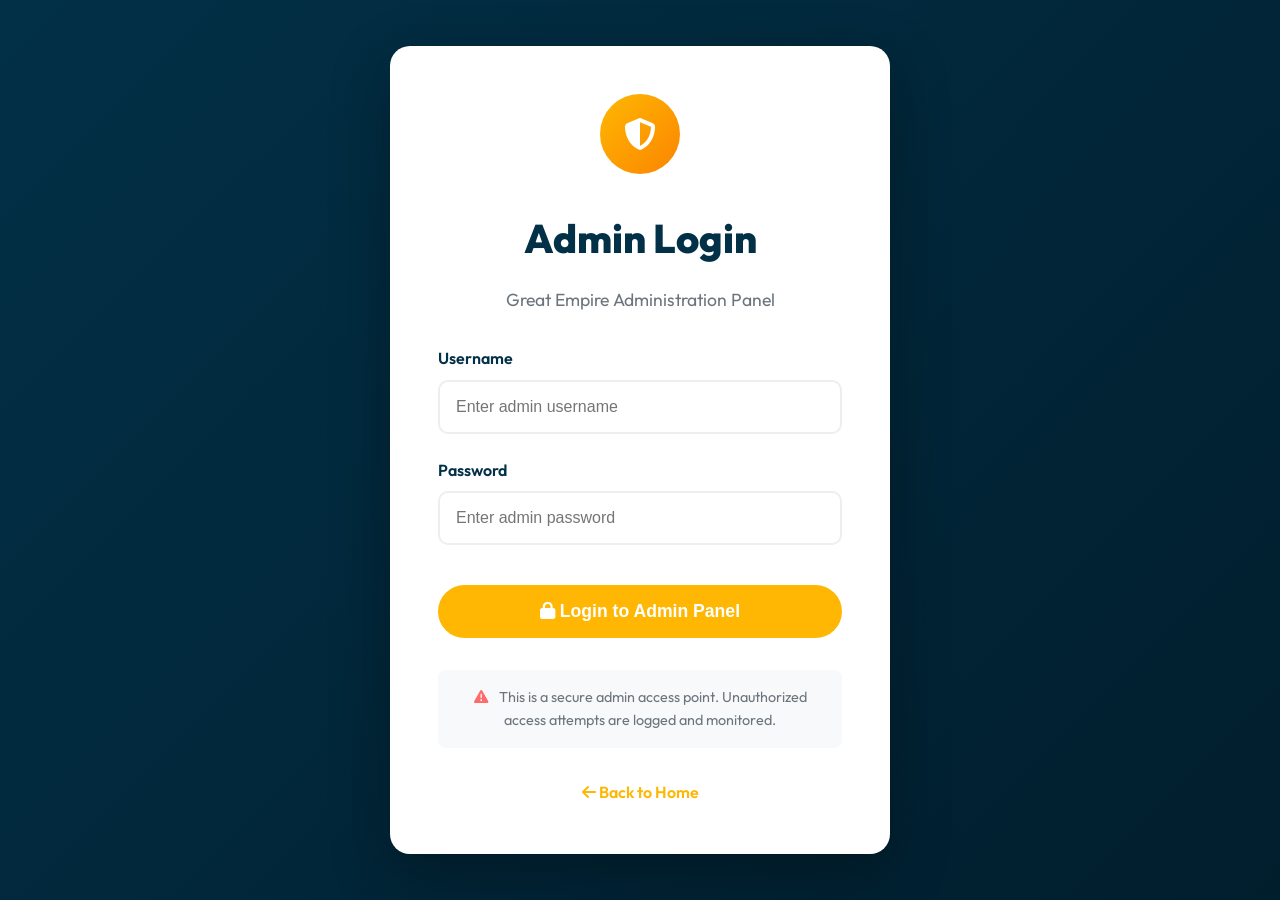
<file: admin-login.html>
<!DOCTYPE html>
<html lang="en">
<head>
    <meta charset="UTF-8">
    <meta name="viewport" content="width=device-width, initial-scale=1.0">
    <title>Great Empire - Admin Login</title>
    <link href="https://fonts.googleapis.com/css2?family=Outfit:wght@300;400;600;800&display=swap" rel="stylesheet">
    <link href="https://cdnjs.cloudflare.com/ajax/libs/font-awesome/6.4.0/css/all.min.css" rel="stylesheet">
    <style>
        :root {
            --primary-color: #ffb703;
            --primary-hover: #fb8500;
            --dark-bg: #023047;
            --light-bg: #f8f9fa;
            --text-light: #6c757d;
            --success-color: #51cf66;
            --danger-color: #ff6b6b;
        }

        * {
            margin: 0;
            padding: 0;
            box-sizing: border-box;
        }

        body {
            font-family: 'Outfit', sans-serif;
            line-height: 1.6;
            color: var(--dark-bg);
            background: linear-gradient(135deg, var(--dark-bg) 0%, #011e2d 100%);
            min-height: 100vh;
            display: flex;
            align-items: center;
            justify-content: center;
        }

        .login-container {
            background: white;
            border-radius: 20px;
            box-shadow: 0 20px 60px rgba(0, 0, 0, 0.3);
            padding: 3rem;
            max-width: 500px;
            width: 90%;
            text-align: center;
        }

        .login-header {
            margin-bottom: 2rem;
        }

        .login-header h1 {
            font-size: 2.5rem;
            font-weight: 800;
            color: var(--dark-bg);
            margin-bottom: 1rem;
        }

        .login-header p {
            color: var(--text-light);
            font-size: 1.1rem;
        }

        .admin-icon {
            width: 80px;
            height: 80px;
            background: linear-gradient(135deg, var(--primary-color), var(--primary-hover));
            border-radius: 50%;
            display: flex;
            align-items: center;
            justify-content: center;
            margin: 0 auto 2rem;
            color: white;
            font-size: 2rem;
        }

        .form-group {
            margin-bottom: 1.5rem;
            text-align: left;
        }

        .form-group label {
            display: block;
            margin-bottom: 0.5rem;
            font-weight: 600;
            color: var(--dark-bg);
        }

        .form-group input {
            width: 100%;
            padding: 1rem;
            border: 2px solid #eee;
            border-radius: 10px;
            font-size: 1rem;
            outline: none;
            transition: all 0.3s ease;
        }

        .form-group input:focus {
            border-color: var(--primary-color);
            box-shadow: 0 0 0 3px rgba(255, 183, 3, 0.1);
        }

        .login-btn {
            background: var(--primary-color);
            color: white;
            border: none;
            padding: 1rem 2rem;
            border-radius: 50px;
            font-size: 1.1rem;
            font-weight: 600;
            cursor: pointer;
            transition: all 0.3s ease;
            width: 100%;
            margin-top: 1rem;
        }

        .login-btn:hover {
            background: var(--primary-hover);
            transform: translateY(-2px);
            box-shadow: 0 10px 25px rgba(251, 133, 0, 0.3);
        }

        .login-btn:disabled {
            background: #ccc;
            cursor: not-allowed;
            transform: none;
        }

        .error-message {
            background: #f8d7da;
            color: #721c24;
            padding: 1rem;
            border-radius: 10px;
            margin-bottom: 1rem;
            display: none;
            animation: slideDown 0.3s ease;
        }

        .success-message {
            background: #d4edda;
            color: #155724;
            padding: 1rem;
            border-radius: 10px;
            margin-bottom: 1rem;
            display: none;
            animation: slideDown 0.3s ease;
        }

        @keyframes slideDown {
            from { opacity: 0; transform: translateY(-10px); }
            to { opacity: 1; transform: translateY(0); }
        }

        .back-link {
            display: block;
            margin-top: 2rem;
            color: var(--primary-color);
            text-decoration: none;
            font-weight: 600;
        }

        .back-link:hover {
            text-decoration: underline;
        }

        .loading {
            display: inline-block;
            width: 20px;
            height: 20px;
            border: 3px solid #f3f3f3;
            border-top: 3px solid var(--primary-color);
            border-radius: 50%;
            animation: spin 1s linear infinite;
            margin-left: 10px;
        }

        @keyframes spin {
            0% { transform: rotate(0deg); }
            100% { transform: rotate(360deg); }
        }

        .security-notice {
            background: var(--light-bg);
            padding: 1rem;
            border-radius: 8px;
            margin-top: 2rem;
            font-size: 0.9rem;
            color: var(--text-light);
        }

        .security-notice i {
            color: var(--danger-color);
            margin-right: 0.5rem;
        }

        @media (max-width: 768px) {
            .login-container {
                padding: 2rem;
                margin: 1rem;
            }
            
            .login-header h1 {
                font-size: 2rem;
            }
        }
    </style>
</head>
<body>
    <div class="login-container">
        <div class="login-header">
            <div class="admin-icon">
                <i class="fas fa-shield-alt"></i>
            </div>
            <h1>Admin Login</h1>
            <p>Great Empire Administration Panel</p>
        </div>

        <div class="error-message" id="errorMessage"></div>
        <div class="success-message" id="successMessage"></div>

        <form id="loginForm">
            <div class="form-group">
                <label for="username">Username</label>
                <input type="text" id="username" name="username" placeholder="Enter admin username" required>
            </div>

            <div class="form-group">
                <label for="password">Password</label>
                <input type="password" id="password" name="password" placeholder="Enter admin password" required>
            </div>

            <button type="submit" class="login-btn" id="loginBtn">
                <i class="fas fa-lock"></i> Login to Admin Panel
            </button>
        </form>

        <div class="security-notice">
            <i class="fas fa-exclamation-triangle"></i>
            This is a secure admin access point. Unauthorized access attempts are logged and monitored.
        </div>

        <a href="index.html" class="back-link">
            <i class="fas fa-arrow-left"></i> Back to Home
        </a>
    </div>

    <script>
        const loginForm = document.getElementById('loginForm');
        const loginBtn = document.getElementById('loginBtn');
        const errorMessage = document.getElementById('errorMessage');
        const successMessage = document.getElementById('successMessage');

        // Admin credentials
        const ADMIN_USERNAME = 'chinaza';
        const ADMIN_PASSWORD = 'china246891';

        loginForm.addEventListener('submit', async (e) => {
            e.preventDefault();
            
            const username = document.getElementById('username').value;
            const password = document.getElementById('password').value;

            // Clear previous messages
            errorMessage.style.display = 'none';
            successMessage.style.display = 'none';

            // Show loading state
            loginBtn.disabled = true;
            loginBtn.innerHTML = 'Logging in... <span class="loading"></span>';

            // Simulate authentication delay
            setTimeout(() => {
                // Authentication check
                if (username === ADMIN_USERNAME && password === ADMIN_PASSWORD) {
                    successMessage.textContent = 'Login successful! Redirecting to admin dashboard...';
                    successMessage.style.display = 'block';
                    
                    // Store login session
                    sessionStorage.setItem('adminLoggedIn', 'true');
                    sessionStorage.setItem('adminUser', username);
                    
                    // Log successful access
                    logAccess('SUCCESS');
                    
                    // Redirect to admin dashboard
                    setTimeout(() => {
                        window.location.href = 'admin-dashboard.html';
                    }, 1500);
                } else {
                    errorMessage.textContent = 'Invalid username or password. Please try again.';
                    errorMessage.style.display = 'block';
                    
                    // Log failed access attempt
                    logAccess('FAILED');
                    
                    // Reset form
                    loginForm.reset();
                    loginBtn.disabled = false;
                    loginBtn.innerHTML = '<i class="fas fa-lock"></i> Login to Admin Panel';
                }
            }, 1000);
        });

        function logAccess(status) {
            // Log access attempts
            const accessLog = {
                timestamp: new Date().toISOString(),
                status: status,
                ip: 'IP_ADDRESS', // In production, get actual IP
                userAgent: navigator.userAgent
            };
            
            // Store in localStorage for demo purposes
            let logs = JSON.parse(localStorage.getItem('adminAccessLogs') || '[]');
            logs.push(accessLog);
            
            // Keep only last 50 logs
            if (logs.length > 50) {
                logs = logs.slice(-50);
            }
            
            localStorage.setItem('adminAccessLogs', JSON.stringify(logs));
        }

        // Check if already logged in
        if (sessionStorage.getItem('adminLoggedIn') === 'true') {
            window.location.href = 'admin-dashboard.html';
        }

        // Clear input on page load
        document.addEventListener('DOMContentLoaded', function() {
            document.getElementById('username').value = '';
            document.getElementById('password').value = '';
        });

        // Hide messages on input focus
        document.getElementById('username').addEventListener('focus', function() {
            errorMessage.style.display = 'none';
            successMessage.style.display = 'none';
        });

        document.getElementById('password').addEventListener('focus', function() {
            errorMessage.style.display = 'none';
            successMessage.style.display = 'none';
        });

        // Prevent right-click for additional security
        document.addEventListener('contextmenu', function(e) {
            e.preventDefault();
            return false;
        });
    </script>
</body>
</html>
</file>
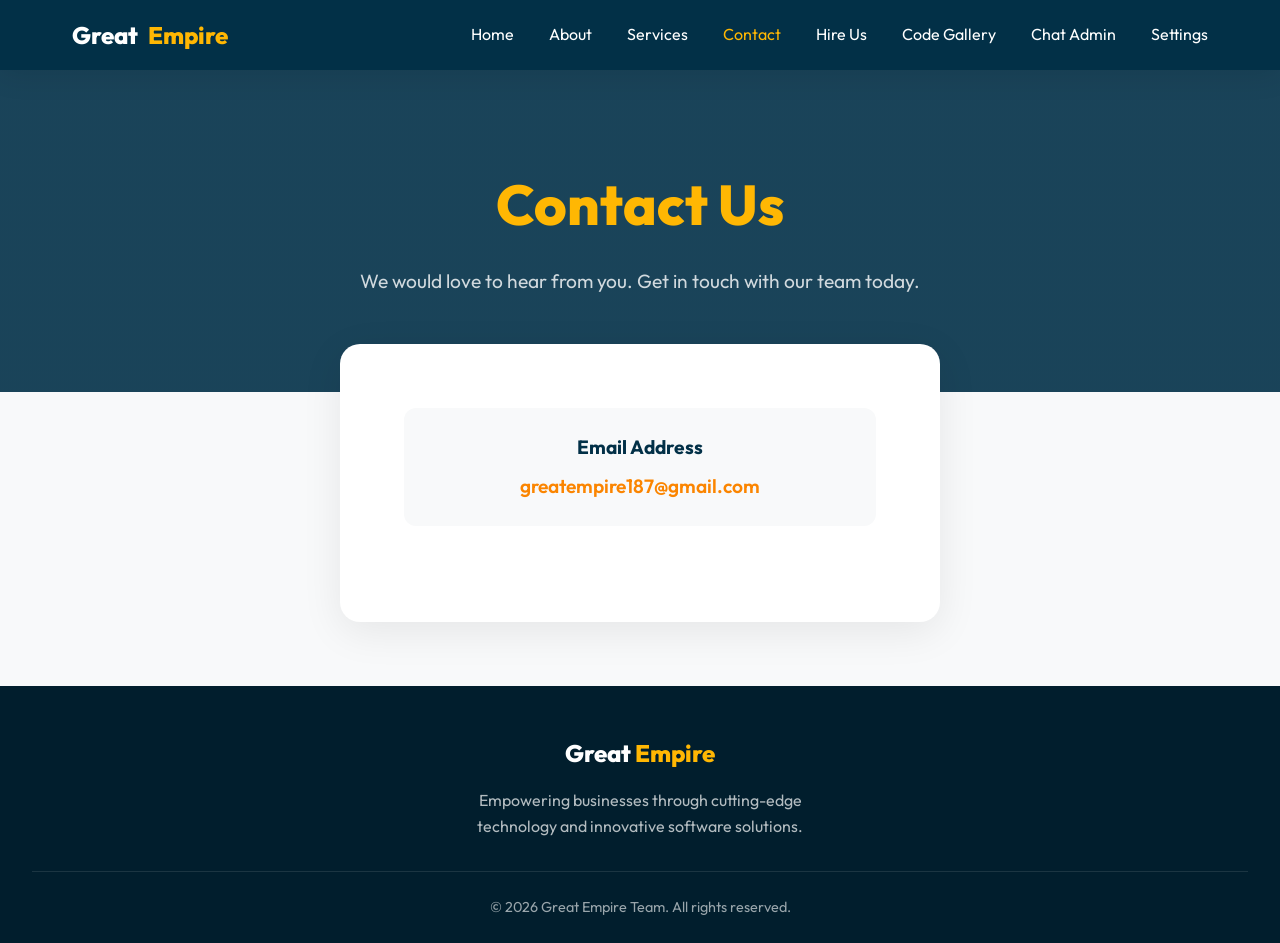
<file: contact.html>
<!DOCTYPE html>
<html lang="en">
<head>
    <meta charset="UTF-8">
    <meta name="viewport" content="width=device-width, initial-scale=1.0">
    <title>Great Empire Team - Contact</title>
    <link href="https://fonts.googleapis.com/css2?family=Outfit:wght@300;400;600;800&display=swap" rel="stylesheet">
    <style>
        :root {
            --primary-color: #ffb703;
            --primary-hover: #fb8500;
            --dark-bg: #023047;
            --light-bg: #f8f9fa;
            --text-main: #212529;
            --text-light: #6c757d;
        }

        * { margin: 0; padding: 0; box-sizing: border-box; font-family: 'Outfit', sans-serif; }
        body { line-height: 1.6; color: var(--text-main); background-color: var(--light-bg); overflow-x: hidden; }

        header {
            position: fixed; top: 0; width: 100%;
            background: rgba(2, 48, 71, 0.95); backdrop-filter: blur(10px);
            z-index: 1000; transition: all 0.3s ease; box-shadow: 0 4px 30px rgba(0, 0, 0, 0.1);
        }
        .nav-container { max-width: 1200px; margin: 0 auto; padding: 1rem 2rem; display: flex; justify-content: space-between; align-items: center; }
        .logo { color: white; font-size: 1.5rem; font-weight: 800; text-decoration: none; display: flex; align-items: center; gap: 10px; }
        .logo span { color: var(--primary-color); }
        nav a { color: white; margin-left: 2rem; text-decoration: none; font-size: 1rem; font-weight: 400; transition: color 0.3s; }
        nav a:hover, nav a.active { color: var(--primary-color); }

        .page-header {
            background: linear-gradient(rgba(2, 48, 71, 0.9), rgba(2, 48, 71, 0.9)), url('https://images.unsplash.com/photo-1516387938699-a93567ec168e?ixlib=rb-4.0.3&auto=format&fit=crop&w=1920&q=80') center/cover;
            padding: 10rem 2rem 6rem;
            text-align: center;
            color: white;
        }
        .page-header h1 { font-size: 3.5rem; font-weight: 800; color: var(--primary-color); margin-bottom: 1rem; }
        .page-header p { font-size: 1.2rem; color: rgba(255,255,255,0.8); max-width: 600px; margin: 0 auto; }

        .contact-card {
            background: white;
            max-width: 600px;
            margin: -3rem auto 4rem;
            border-radius: 20px;
            padding: 4rem;
            box-shadow: 0 10px 40px rgba(0,0,0,0.08);
            position: relative;
            z-index: 10;
            text-align: center;
        }

        .contact-item {
            margin-bottom: 2rem;
            padding: 1.5rem;
            border-radius: 12px;
            background: var(--light-bg);
            transition: all 0.3s ease;
        }

        .contact-item:hover {
            transform: translateY(-5px);
            box-shadow: 0 5px 15px rgba(0,0,0,0.05);
            background: white;
            border: 1px solid var(--primary-color);
        }

        .contact-item h3 {
            color: var(--dark-bg);
            font-size: 1.2rem;
            margin-bottom: 0.5rem;
        }

        .contact-item p {
            color: var(--primary-hover);
            font-size: 1.2rem;
            font-weight: 600;
        }

        footer { background: #011E2D; color: white; padding: 3rem 2rem 1.5rem; text-align: center; }
        .footer-logo { font-size: 1.5rem; font-weight: 800; margin-bottom: 1rem; }
        .footer-logo span { color: var(--primary-color); }
        .footer-bottom { border-top: 1px solid rgba(255,255,255,0.1); padding-top: 1.5rem; font-size: 0.9rem; color: rgba(255,255,255,0.6); margin-top: 2rem;}

        @media (max-width: 768px) {
            .nav-container { flex-direction: column; gap: 1rem; }
            nav a { margin: 0 0.8rem; }
            .contact-card { padding: 2rem; margin: -2rem 1rem 3rem; }
        }
    </style>
</head>
<body>

    <header>
        <div class="nav-container">
            <a href="index.html" class="logo">Great <span>Empire</span></a>
            <nav>
                <a href="index.html">Home</a>
                <a href="about.html">About</a>
                <a href="services.html">Services</a>
                <a href="contact.html" class="active">Contact</a>
                <a href="hire-us.html">Hire Us</a>
                <a href="code-gallery.html">Code Gallery</a>
                <a href="user-dashboard.html">Chat Admin</a>
                <a href="settings.html">Settings</a>
            </nav>
        </div>
    </header>

    <div class="page-header">
        <h1>Contact Us</h1>
        <p>We would love to hear from you. Get in touch with our team today.</p>
    </div>

    <main class="contact-card">
        <div class="contact-item">
            <h3>Email Address</h3>
            <p>greatempire187@gmail.com</p>
        </div>
    </main>

    <footer>
        <div class="footer-logo">Great <span>Empire</span></div>
        <p style="color: rgba(255,255,255,0.7); max-width: 400px; margin: 0 auto;">Empowering businesses through cutting-edge technology and innovative software solutions.</p>
        <div class="footer-bottom">
            &copy; 2026 Great Empire Team. All rights reserved.
        </div>
    </footer>

<!-- Code Protection Script -->
    <script src="code-protection.js"></script>
</body>
</html>
</file>
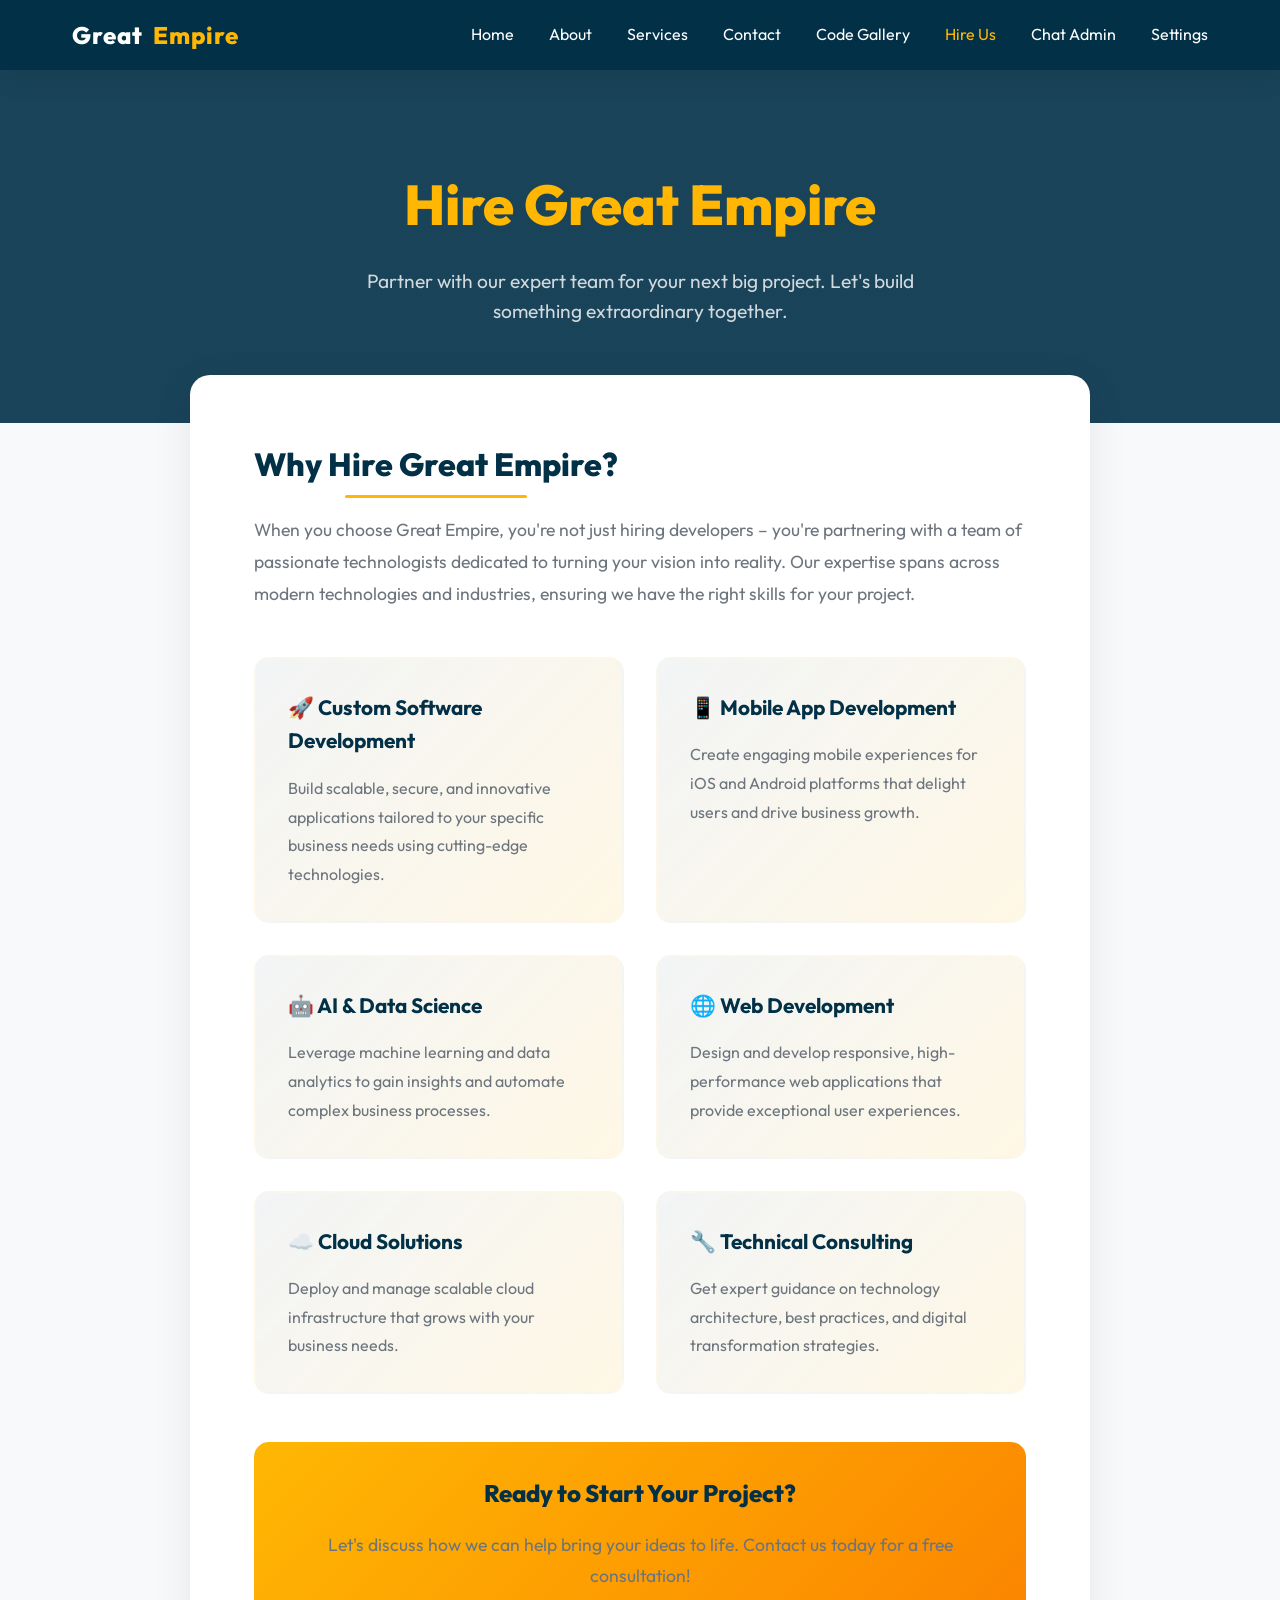
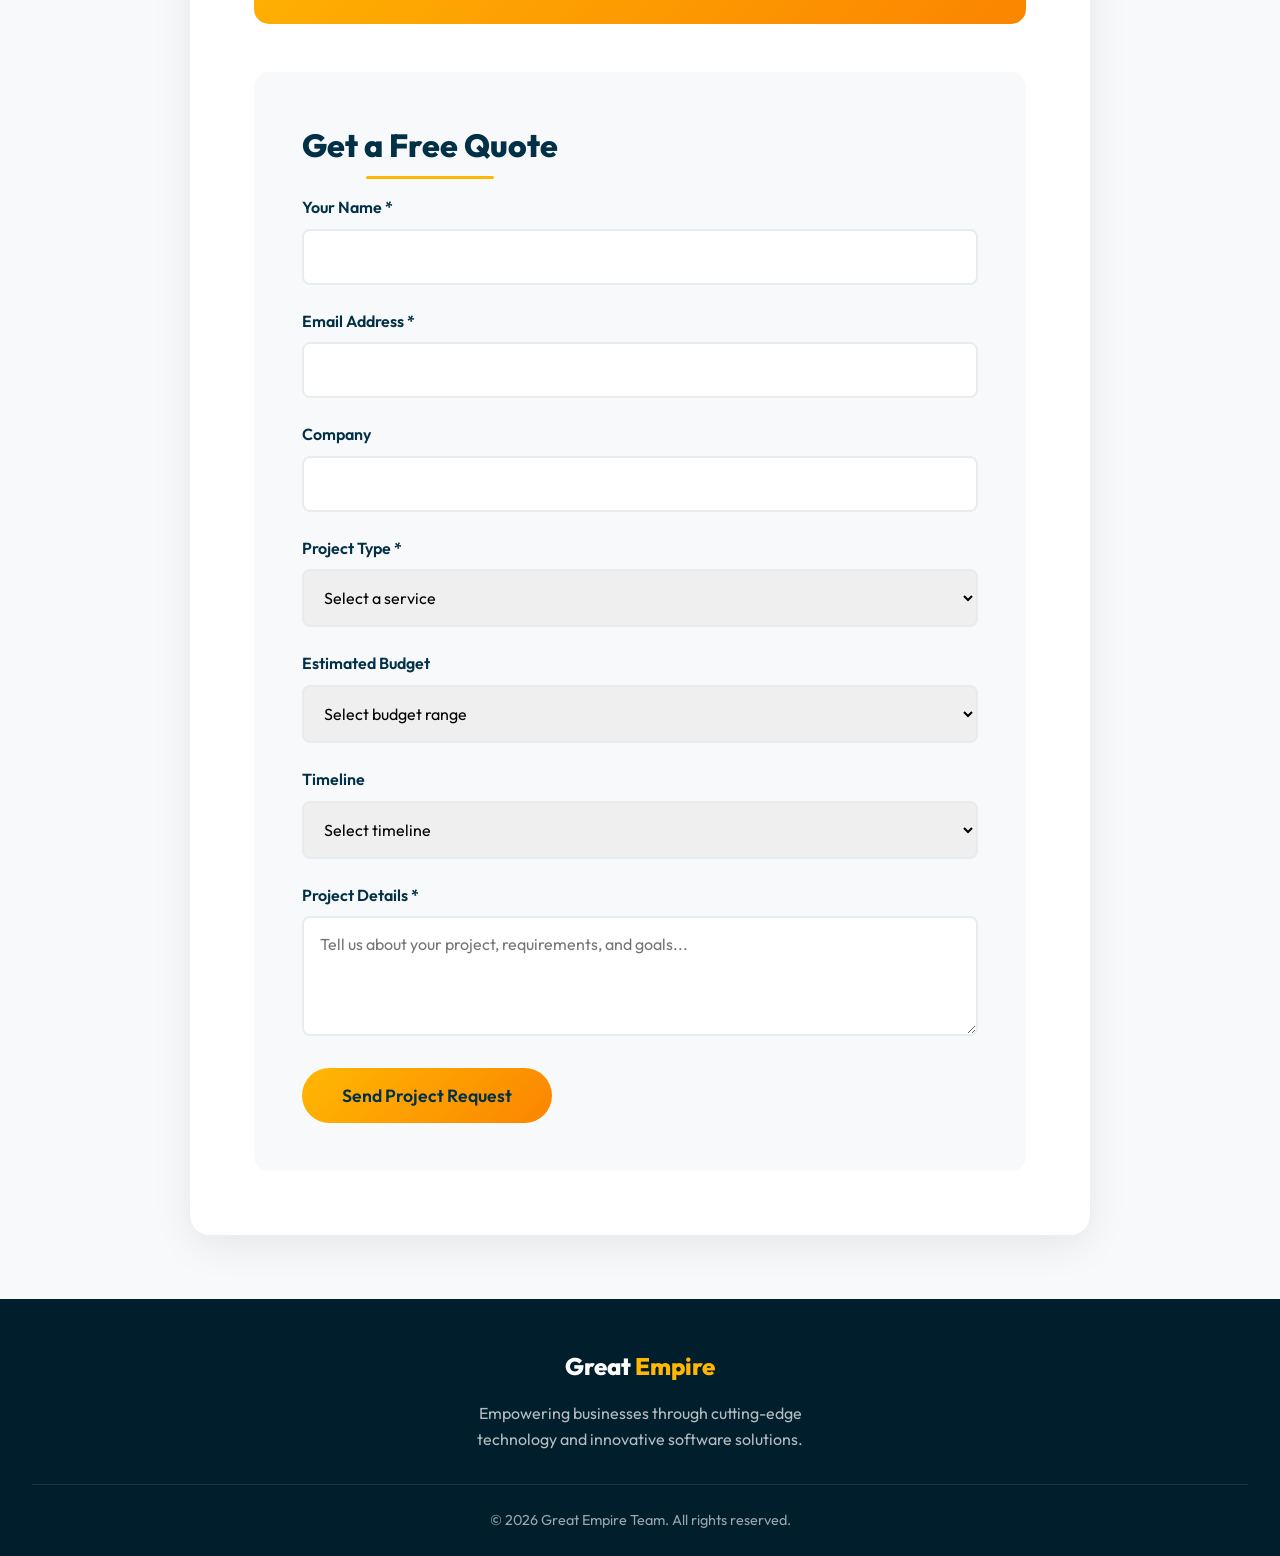
<file: hire-us.html>
<!DOCTYPE html>
<html lang="en">
<head>
    <meta charset="UTF-8">
    <meta name="viewport" content="width=device-width, initial-scale=1.0">
    <title>Great Empire Team - Hire Us</title>
    <link href="https://fonts.googleapis.com/css2?family=Outfit:wght@300;400;600;800&display=swap" rel="stylesheet">
    <style>
        :root {
            --primary-color: #ffb703;
            --primary-hover: #fb8500;
            --dark-bg: #023047;
            --light-bg: #f8f9fa;
            --text-main: #212529;
            --text-light: #6c757d;
        }

        * {
            margin: 0;
            padding: 0;
            box-sizing: border-box;
            font-family: 'Outfit', sans-serif;
        }

        body {
            line-height: 1.6;
            color: var(--text-main);
            background-color: var(--light-bg);
            overflow-x: hidden;
        }

        header {
            position: fixed;
            top: 0;
            width: 100%;
            background: rgba(2, 48, 71, 0.95);
            backdrop-filter: blur(10px);
            z-index: 1000;
            transition: all 0.3s ease;
            box-shadow: 0 4px 30px rgba(0, 0, 0, 0.1);
        }

        .nav-container {
            max-width: 1200px;
            margin: 0 auto;
            padding: 1rem 2rem;
            display: flex;
            justify-content: space-between;
            align-items: center;
        }

        .logo {
            color: white;
            font-size: 1.5rem;
            font-weight: 800;
            text-decoration: none;
            letter-spacing: 1px;
            display: flex;
            align-items: center;
            gap: 10px;
        }

        .logo span {
            color: var(--primary-color);
        }

        nav a {
            color: white;
            margin-left: 2rem;
            text-decoration: none;
            font-size: 1rem;
            font-weight: 400;
            transition: color 0.3s;
        }

        nav a:hover,
        nav a.active {
            color: var(--primary-color);
        }

        .page-header {
            background: linear-gradient(rgba(2, 48, 71, 0.9), rgba(2, 48, 71, 0.9)), url('https://images.unsplash.com/photo-1460925895917-afdab827c52f?ixlib=rb-4.0.3&auto=format&fit=crop&w=1920&q=80') center/cover;
            padding: 10rem 2rem 6rem;
            text-align: center;
            color: white;
        }

        .page-header h1 {
            font-size: 3.5rem;
            font-weight: 800;
            color: var(--primary-color);
            margin-bottom: 1rem;
        }

        .page-header p {
            font-size: 1.2rem;
            color: rgba(255, 255, 255, 0.8);
            max-width: 600px;
            margin: 0 auto;
        }

        .content-section {
            background: white;
            max-width: 900px;
            margin: -3rem auto 4rem;
            border-radius: 20px;
            padding: 4rem;
            box-shadow: 0 10px 40px rgba(0, 0, 0, 0.08);
            position: relative;
            z-index: 10;
        }

        .content-section h2 {
            color: var(--dark-bg);
            font-size: 2rem;
            font-weight: 800;
            margin-bottom: 1.5rem;
            position: relative;
            display: inline-block;
        }

        .content-section h2::after {
            content: '';
            position: absolute;
            width: 50%;
            height: 3px;
            background-color: var(--primary-color);
            bottom: -8px;
            left: 25%;
            border-radius: 2px;
        }

        .content-section p {
            font-size: 1.1rem;
            color: var(--text-light);
            margin-bottom: 1.5rem;
            line-height: 1.8;
        }

        .services-grid {
            display: grid;
            grid-template-columns: repeat(auto-fit, minmax(300px, 1fr));
            gap: 2rem;
            margin: 3rem 0;
        }

        .service-card {
            background: linear-gradient(135deg, rgba(2, 48, 71, 0.05) 0%, rgba(255, 183, 3, 0.1) 100%);
            padding: 2rem;
            border-radius: 15px;
            border: 2px solid transparent;
            transition: all 0.3s ease;
        }

        .service-card:hover {
            border-color: var(--primary-color);
            transform: translateY(-5px);
            box-shadow: 0 10px 30px rgba(255, 183, 3, 0.2);
        }

        .service-card h3 {
            color: var(--dark-bg);
            font-size: 1.3rem;
            font-weight: 700;
            margin-bottom: 1rem;
            display: flex;
            align-items: center;
            gap: 0.5rem;
        }

        .service-card p {
            color: var(--text-light);
            font-size: 1rem;
            margin-bottom: 0;
        }

        .contact-form {
            background: var(--light-bg);
            padding: 3rem;
            border-radius: 15px;
            margin-top: 3rem;
        }

        .form-group {
            margin-bottom: 1.5rem;
        }

        .form-group label {
            display: block;
            color: var(--dark-bg);
            font-weight: 600;
            margin-bottom: 0.5rem;
        }

        .form-group input,
        .form-group select,
        .form-group textarea {
            width: 100%;
            padding: 1rem;
            border: 2px solid #e9ecef;
            border-radius: 8px;
            font-size: 1rem;
            font-family: inherit;
            transition: border-color 0.3s;
        }

        .form-group input:focus,
        .form-group select:focus,
        .form-group textarea:focus {
            outline: none;
            border-color: var(--primary-color);
        }

        .form-group textarea {
            resize: vertical;
            min-height: 120px;
        }

        .btn {
            display: inline-block;
            padding: 1rem 2.5rem;
            border-radius: 50px;
            text-decoration: none;
            font-weight: 600;
            font-size: 1.1rem;
            transition: all 0.3s;
            cursor: pointer;
            border: none;
        }

        .btn-primary {
            background: linear-gradient(135deg, var(--primary-color), var(--primary-hover));
            color: var(--dark-bg);
        }

        .btn-primary:hover {
            transform: translateY(-3px);
            box-shadow: 0 10px 20px rgba(251, 133, 0, 0.3);
        }

        .cta-box {
            background: linear-gradient(135deg, var(--primary-color), var(--primary-hover));
            color: var(--dark-bg);
            padding: 2rem;
            border-radius: 15px;
            text-align: center;
            margin: 2rem 0;
        }

        .cta-box h3 {
            font-size: 1.5rem;
            font-weight: 800;
            margin-bottom: 1rem;
        }

        .cta-box p {
            font-size: 1.1rem;
            margin-bottom: 0;
        }

        footer {
            background: #011E2D;
            color: white;
            padding: 3rem 2rem 1.5rem;
            text-align: center;
        }

        .footer-logo {
            font-size: 1.5rem;
            font-weight: 800;
            margin-bottom: 1rem;
        }

        .footer-logo span {
            color: var(--primary-color);
        }

        .footer-bottom {
            border-top: 1px solid rgba(255, 255, 255, 0.1);
            padding-top: 1.5rem;
            font-size: 0.9rem;
            color: rgba(255, 255, 255, 0.6);
            margin-top: 2rem;
        }

        @media (max-width: 768px) {
            .nav-container {
                flex-direction: column;
                gap: 1rem;
            }

            nav a {
                margin: 0 0.8rem;
            }

            .content-section {
                padding: 2rem;
                margin: -2rem 1rem 3rem;
            }

            .services-grid {
                grid-template-columns: 1fr;
            }
        }
    </style>
</head>

<body>

    <header>
        <div class="nav-container">
            <a href="index.html" class="logo">Great <span>Empire</span></a>
            <nav>
                <a href="index.html">Home</a>
                <a href="about.html">About</a>
                <a href="services.html">Services</a>
                <a href="contact.html">Contact</a>
                <a href="code-gallery.html">Code Gallery</a>
                <a href="hire-us.html" class="active">Hire Us</a>
                <a href="user-dashboard.html">Chat Admin</a>
                <a href="settings.html">Settings</a>
            </nav>
        </div>
    </header>

    <div class="page-header">
        <h1>Hire Great Empire</h1>
        <p>Partner with our expert team for your next big project. Let's build something extraordinary together.</p>
    </div>

    <main class="content-section">
        <h2>Why Hire Great Empire?</h2>
        <p>When you choose Great Empire, you're not just hiring developers – you're partnering with a team of passionate technologists dedicated to turning your vision into reality. Our expertise spans across modern technologies and industries, ensuring we have the right skills for your project.</p>

        <div class="services-grid">
            <div class="service-card">
                <h3>🚀 Custom Software Development</h3>
                <p>Build scalable, secure, and innovative applications tailored to your specific business needs using cutting-edge technologies.</p>
            </div>
            <div class="service-card">
                <h3>📱 Mobile App Development</h3>
                <p>Create engaging mobile experiences for iOS and Android platforms that delight users and drive business growth.</p>
            </div>
            <div class="service-card">
                <h3>🤖 AI & Data Science</h3>
                <p>Leverage machine learning and data analytics to gain insights and automate complex business processes.</p>
            </div>
            <div class="service-card">
                <h3>🌐 Web Development</h3>
                <p>Design and develop responsive, high-performance web applications that provide exceptional user experiences.</p>
            </div>
            <div class="service-card">
                <h3>☁️ Cloud Solutions</h3>
                <p>Deploy and manage scalable cloud infrastructure that grows with your business needs.</p>
            </div>
            <div class="service-card">
                <h3>🔧 Technical Consulting</h3>
                <p>Get expert guidance on technology architecture, best practices, and digital transformation strategies.</p>
            </div>
        </div>

        <div class="cta-box">
            <h3>Ready to Start Your Project?</h3>
            <p>Let's discuss how we can help bring your ideas to life. Contact us today for a free consultation!</p>
        </div>

        <div class="contact-form">
            <h2>Get a Free Quote</h2>
            <form onsubmit="handleSubmit(event)">
                <div class="form-group">
                    <label for="name">Your Name *</label>
                    <input type="text" id="name" name="name" required>
                </div>
                <div class="form-group">
                    <label for="email">Email Address *</label>
                    <input type="email" id="email" name="email" required>
                </div>
                <div class="form-group">
                    <label for="company">Company</label>
                    <input type="text" id="company" name="company">
                </div>
                <div class="form-group">
                    <label for="project-type">Project Type *</label>
                    <select id="project-type" name="project-type" required>
                        <option value="">Select a service</option>
                        <option value="web-development">Web Development</option>
                        <option value="mobile-app">Mobile App Development</option>
                        <option value="custom-software">Custom Software</option>
                        <option value="ai-data-science">AI & Data Science</option>
                        <option value="cloud-solutions">Cloud Solutions</option>
                        <option value="consulting">Technical Consulting</option>
                        <option value="other">Other</option>
                    </select>
                </div>
                <div class="form-group">
                    <label for="budget">Estimated Budget</label>
                    <select id="budget" name="budget">
                        <option value="">Select budget range</option>
                        <option value="5k-10k">$5,000 - $10,000</option>
                        <option value="10k-25k">$10,000 - $25,000</option>
                        <option value="25k-50k">$25,000 - $50,000</option>
                        <option value="50k+">$50,000+</option>
                    </select>
                </div>
                <div class="form-group">
                    <label for="timeline">Timeline</label>
                    <select id="timeline" name="timeline">
                        <option value="">Select timeline</option>
                        <option value="urgent">ASAP (Less than 1 month)</option>
                        <option value="soon">1-3 months</option>
                        <option value="normal">3-6 months</option>
                        <option value="flexible">6+ months / Flexible</option>
                    </select>
                </div>
                <div class="form-group">
                    <label for="message">Project Details *</label>
                    <textarea id="message" name="message" required placeholder="Tell us about your project, requirements, and goals..."></textarea>
                </div>
                <button type="submit" class="btn btn-primary">Send Project Request</button>
            </form>
        </div>
    </main>

    <footer>
        <div class="footer-logo">Great <span>Empire</span></div>
        <p style="color: rgba(255,255,255,0.7); max-width: 400px; margin: 0 auto;">Empowering businesses through cutting-edge technology and innovative software solutions.</p>
        <div class="footer-bottom">
            &copy; 2026 Great Empire Team. All rights reserved.
        </div>
    </footer>

    <script>
        function handleSubmit(event) {
            event.preventDefault();
            
            const formData = new FormData(event.target);
            const data = Object.fromEntries(formData);
            
            // Save to localStorage for admin dashboard
            const HIRE_REQUESTS_KEY = 'greatEmpireHireRequests';
            const existingRequests = JSON.parse(localStorage.getItem(HIRE_REQUESTS_KEY)) || [];
            
            const newRequest = {
                name: data.name,
                email: data.email,
                company: data.company || 'Not provided',
                projectType: data['project-type'],
                budget: data.budget || 'Not specified',
                timeline: data.timeline || 'Not specified',
                message: data.message,
                date: new Date().toLocaleString()
            };
            
            existingRequests.push(newRequest);
            localStorage.setItem(HIRE_REQUESTS_KEY, JSON.stringify(existingRequests));
            
            // Send email notification to admin
            sendEmailNotification(newRequest);
            
            // Show success message
            alert('Thank you for your interest! We will contact you within 24 hours to discuss your project.');
            
            // Reset form
            event.target.reset();
        }
        
        function sendEmailNotification(request) {
            // In a real implementation, this would send an email to greatempire187@gmail.com
            // For now, we'll simulate the email notification
            console.log('EMAIL NOTIFICATION SENT TO: greatempire187@gmail.com');
            console.log('HIRE REQUEST DETAILS:', request);
            
            // You could integrate with EmailJS, Formspree, or backend API here
            // Example: EmailJS.sendEmail('service_id', 'template_id', {
            //     to: 'greatempire187@gmail.com',
            //     subject: `New Hire Request: ${request.name}`,
            //     message: `Name: ${request.name}\nEmail: ${request.email}\nCompany: ${request.company}\nProject Type: ${request.projectType}\nBudget: ${request.budget}\nTimeline: ${request.timeline}\nMessage: ${request.message}`
            // });
        }
    </script>
    <!-- Code Protection Script -->
    <script src="code-protection.js"></script>
</body>

</html>
</file>
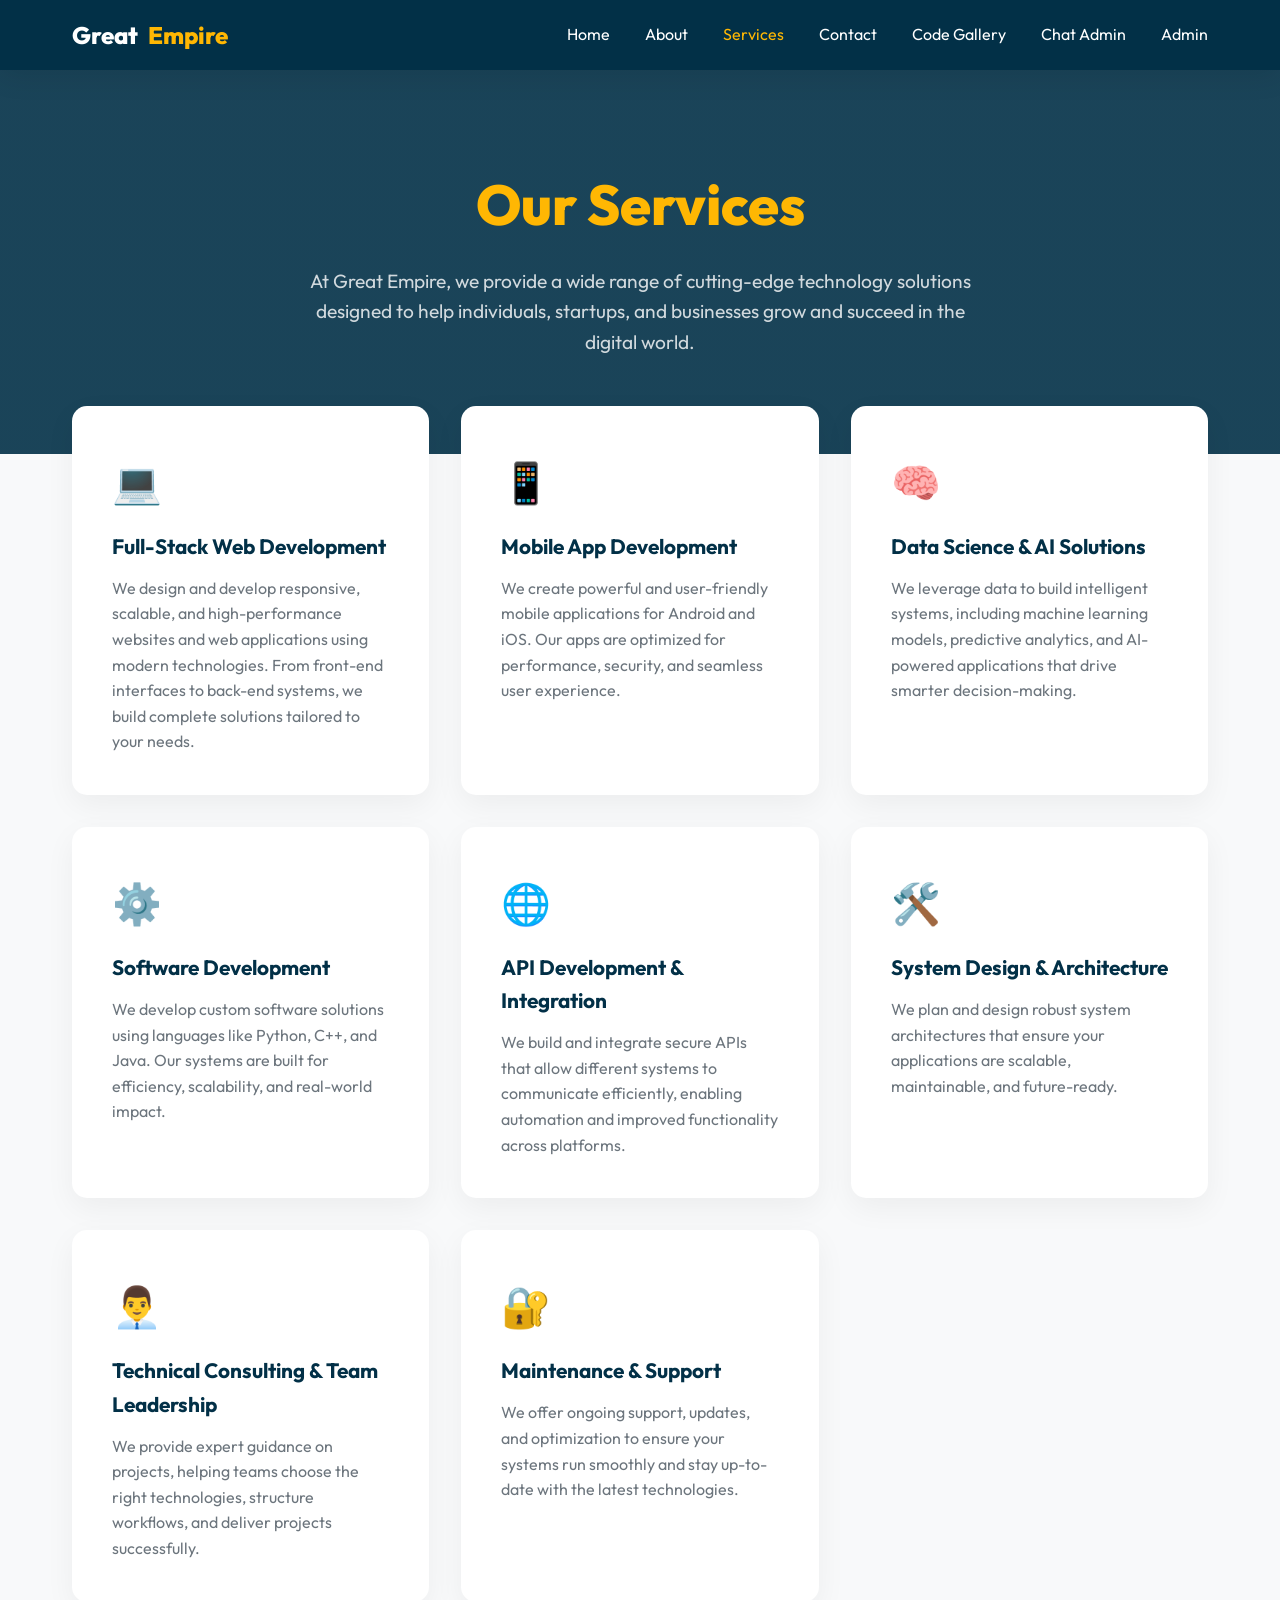
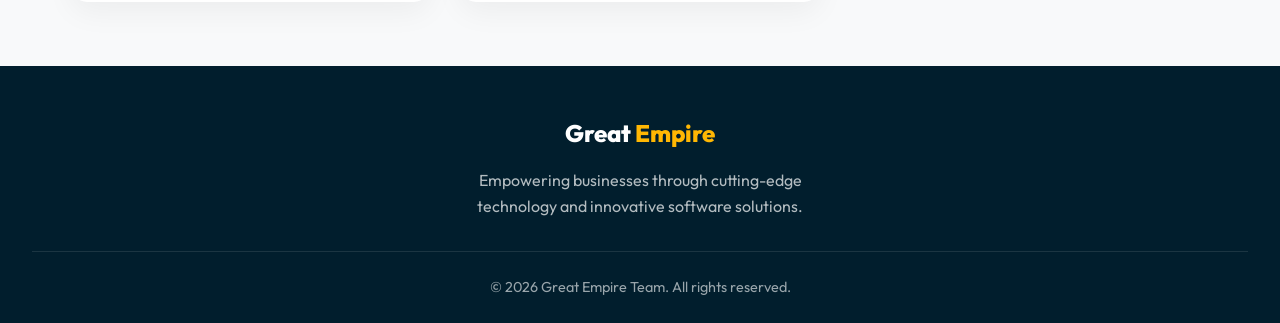
<file: services.html>
<!DOCTYPE html>
<html lang="en">
<head>
    <meta charset="UTF-8">
    <meta name="viewport" content="width=device-width, initial-scale=1.0">
    <title>Great Empire Team - Services</title>
    <link href="https://fonts.googleapis.com/css2?family=Outfit:wght@300;400;600;800&display=swap" rel="stylesheet">
    <style>
        :root {
            --primary-color: #ffb703;
            --primary-hover: #fb8500;
            --dark-bg: #023047;
            --light-bg: #f8f9fa;
            --text-main: #212529;
            --text-light: #6c757d;
        }

        * { margin: 0; padding: 0; box-sizing: border-box; font-family: 'Outfit', sans-serif; }
        body { line-height: 1.6; color: var(--text-main); background-color: var(--light-bg); overflow-x: hidden; }

        header {
            position: fixed; top: 0; width: 100%;
            background: rgba(2, 48, 71, 0.95); backdrop-filter: blur(10px);
            z-index: 1000; transition: all 0.3s ease; box-shadow: 0 4px 30px rgba(0, 0, 0, 0.1);
        }
        .nav-container { max-width: 1200px; margin: 0 auto; padding: 1rem 2rem; display: flex; justify-content: space-between; align-items: center; }
        .logo { color: white; font-size: 1.5rem; font-weight: 800; text-decoration: none; display: flex; align-items: center; gap: 10px; }
        .logo span { color: var(--primary-color); }
        nav a { color: white; margin-left: 2rem; text-decoration: none; font-size: 1rem; font-weight: 400; transition: color 0.3s; }
        nav a:hover, nav a.active { color: var(--primary-color); }

        .page-header {
            background: linear-gradient(rgba(2, 48, 71, 0.9), rgba(2, 48, 71, 0.9)), url('https://images.unsplash.com/photo-1451187580459-43490279c0fa?ixlib=rb-4.0.3&auto=format&fit=crop&w=1920&q=80') center/cover;
            padding: 10rem 2rem 6rem;
            text-align: center;
            color: white;
        }
        .page-header h1 { font-size: 3.5rem; font-weight: 800; color: var(--primary-color); margin-bottom: 1rem; }
        .page-header p { font-size: 1.2rem; color: rgba(255,255,255,0.8); max-width: 700px; margin: 0 auto; }

        .services-grid {
            max-width: 1200px;
            margin: -3rem auto 4rem;
            display: grid;
            grid-template-columns: repeat(auto-fit, minmax(320px, 1fr));
            gap: 2rem;
            padding: 0 2rem;
            position: relative;
            z-index: 10;
        }

        .service-item {
            background: white;
            border-radius: 15px;
            padding: 2.5rem;
            box-shadow: 0 10px 30px rgba(0,0,0,0.05);
            transition: all 0.3s ease;
            position: relative;
            overflow: hidden;
            border-top: 4px solid transparent;
        }

        .service-item:hover {
            transform: translateY(-5px);
            box-shadow: 0 15px 35px rgba(0,0,0,0.1);
            border-top-color: var(--primary-color);
        }

        .service-icon {
            font-size: 2.5rem;
            margin-bottom: 1rem;
            display: inline-block;
        }

        .service-item strong {
            display: block;
            font-size: 1.3rem;
            color: var(--dark-bg);
            margin-bottom: 0.8rem;
        }

        .service-item p {
            color: var(--text-light);
            font-size: 1rem;
        }

        footer { background: #011E2D; color: white; padding: 3rem 2rem 1.5rem; text-align: center; }
        .footer-logo { font-size: 1.5rem; font-weight: 800; margin-bottom: 1rem; }
        .footer-logo span { color: var(--primary-color); }
        .footer-bottom { border-top: 1px solid rgba(255,255,255,0.1); padding-top: 1.5rem; font-size: 0.9rem; color: rgba(255,255,255,0.6); margin-top: 2rem;}

        @media (max-width: 768px) {
            .nav-container { flex-direction: column; gap: 1rem; }
            nav a { margin: 0 0.8rem; }
        }
    </style>
</head>
<body>

    <header>
        <div class="nav-container">
            <a href="index.html" class="logo">Great <span>Empire</span></a>
            <nav>
                <a href="index.html">Home</a>
                <a href="about.html">About</a>
                <a href="services.html" class="active">Services</a>
                <a href="contact.html">Contact</a>
                <a href="code-gallery.html">Code Gallery</a>
                <a href="user-dashboard.html">Chat Admin</a>
                <a href="admin-login.html">Admin</a>
            </nav>
        </div>
    </header>

    <div class="page-header">
        <h1>Our Services</h1>
        <p>At Great Empire, we provide a wide range of cutting-edge technology solutions designed to help individuals, startups, and businesses grow and succeed in the digital world.</p>
    </div>

    <main class="services-grid">
        <div class="service-item">
            <span class="service-icon">💻</span>
            <strong>Full-Stack Web Development</strong>
            <p>We design and develop responsive, scalable, and high-performance websites and web applications using modern technologies. From front-end interfaces to back-end systems, we build complete solutions tailored to your needs.</p>
        </div>
        <div class="service-item">
            <span class="service-icon">📱</span>
            <strong>Mobile App Development</strong>
            <p>We create powerful and user-friendly mobile applications for Android and iOS. Our apps are optimized for performance, security, and seamless user experience.</p>
        </div>
        <div class="service-item">
            <span class="service-icon">🧠</span>
            <strong>Data Science & AI Solutions</strong>
            <p>We leverage data to build intelligent systems, including machine learning models, predictive analytics, and AI-powered applications that drive smarter decision-making.</p>
        </div>
        <div class="service-item">
            <span class="service-icon">⚙️</span>
            <strong>Software Development</strong>
            <p>We develop custom software solutions using languages like Python, C++, and Java. Our systems are built for efficiency, scalability, and real-world impact.</p>
        </div>
        <div class="service-item">
            <span class="service-icon">🌐</span>
            <strong>API Development & Integration</strong>
            <p>We build and integrate secure APIs that allow different systems to communicate efficiently, enabling automation and improved functionality across platforms.</p>
        </div>
        <div class="service-item">
            <span class="service-icon">🛠️</span>
            <strong>System Design & Architecture</strong>
            <p>We plan and design robust system architectures that ensure your applications are scalable, maintainable, and future-ready.</p>
        </div>
        <div class="service-item">
            <span class="service-icon">👨‍💼</span>
            <strong>Technical Consulting & Team Leadership</strong>
            <p>We provide expert guidance on projects, helping teams choose the right technologies, structure workflows, and deliver projects successfully.</p>
        </div>
        <div class="service-item">
            <span class="service-icon">🔐</span>
            <strong>Maintenance & Support</strong>
            <p>We offer ongoing support, updates, and optimization to ensure your systems run smoothly and stay up-to-date with the latest technologies.</p>
        </div>
    </main>

    <footer>
        <div class="footer-logo">Great <span>Empire</span></div>
        <p style="color: rgba(255,255,255,0.7); max-width: 400px; margin: 0 auto;">Empowering businesses through cutting-edge technology and innovative software solutions.</p>
        <div class="footer-bottom">
            &copy; 2026 Great Empire Team. All rights reserved.
        </div>
    </footer>

</body>
</html>
</file>
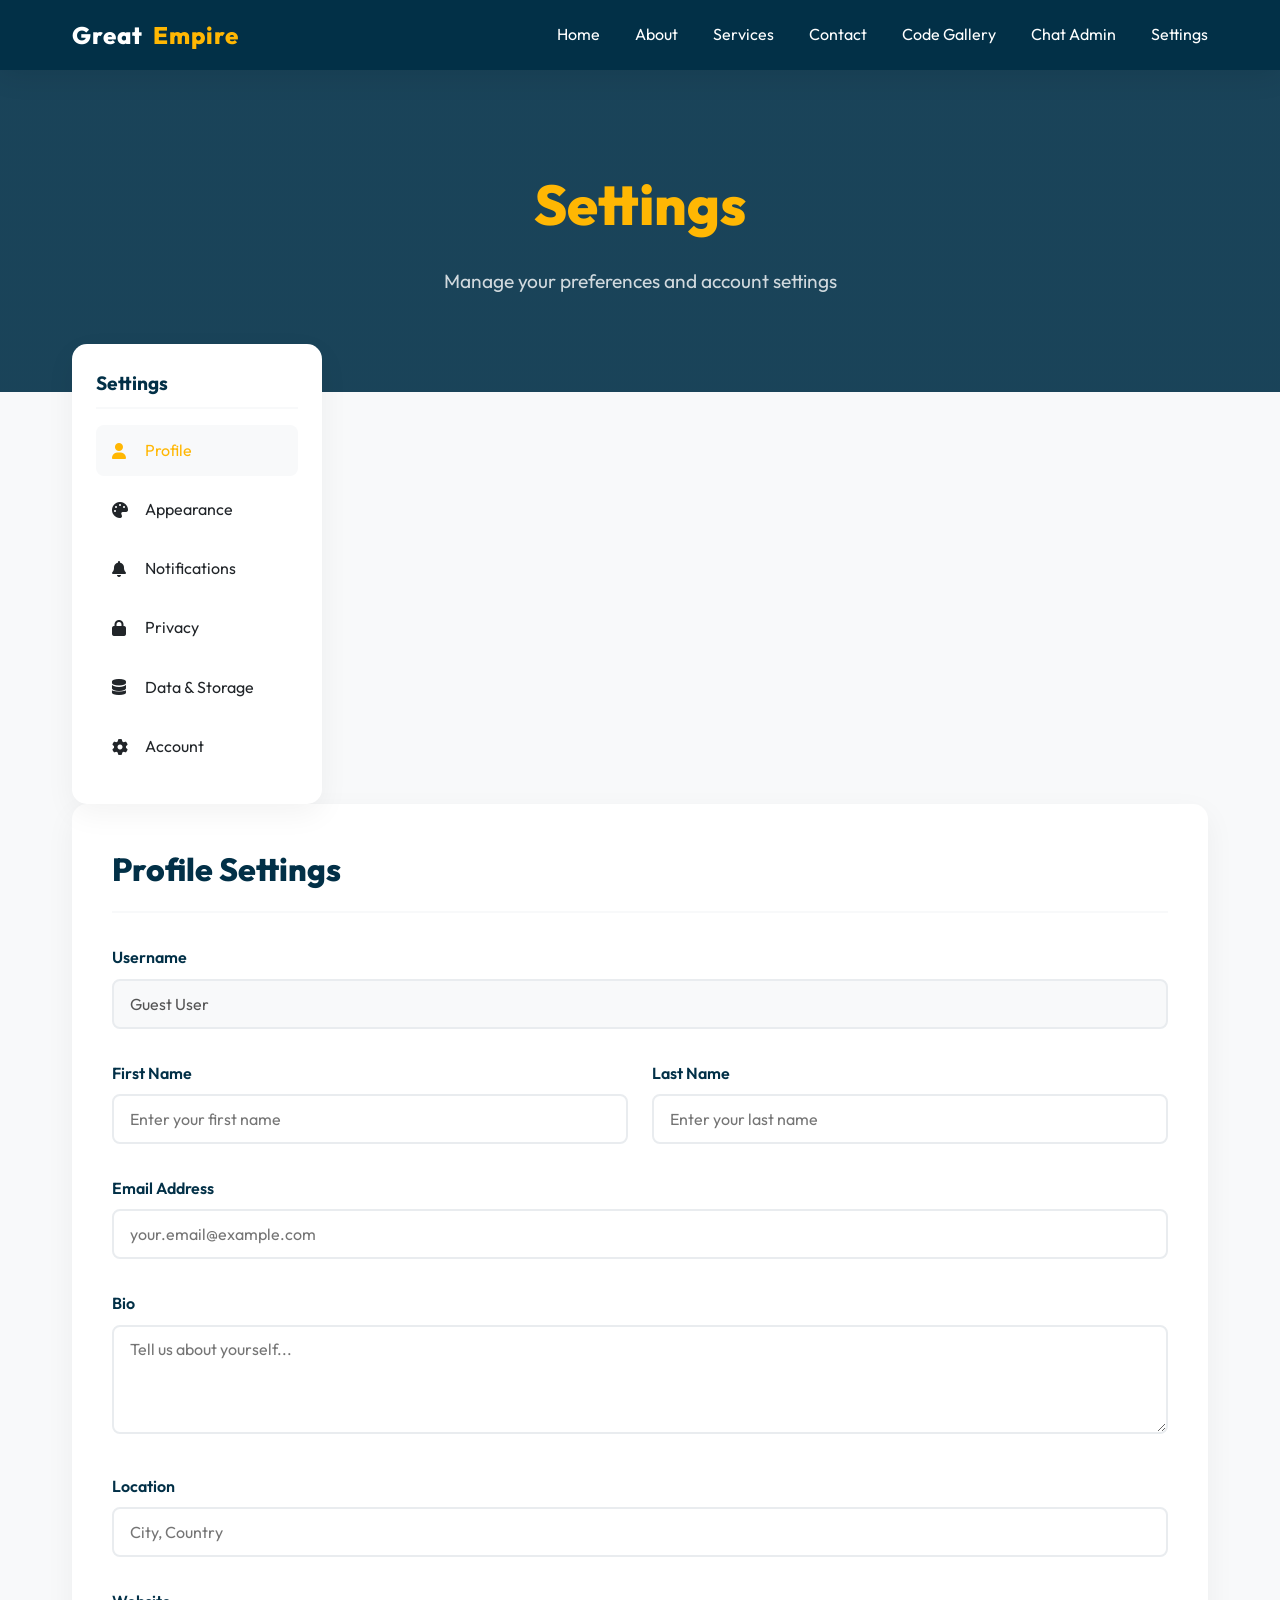
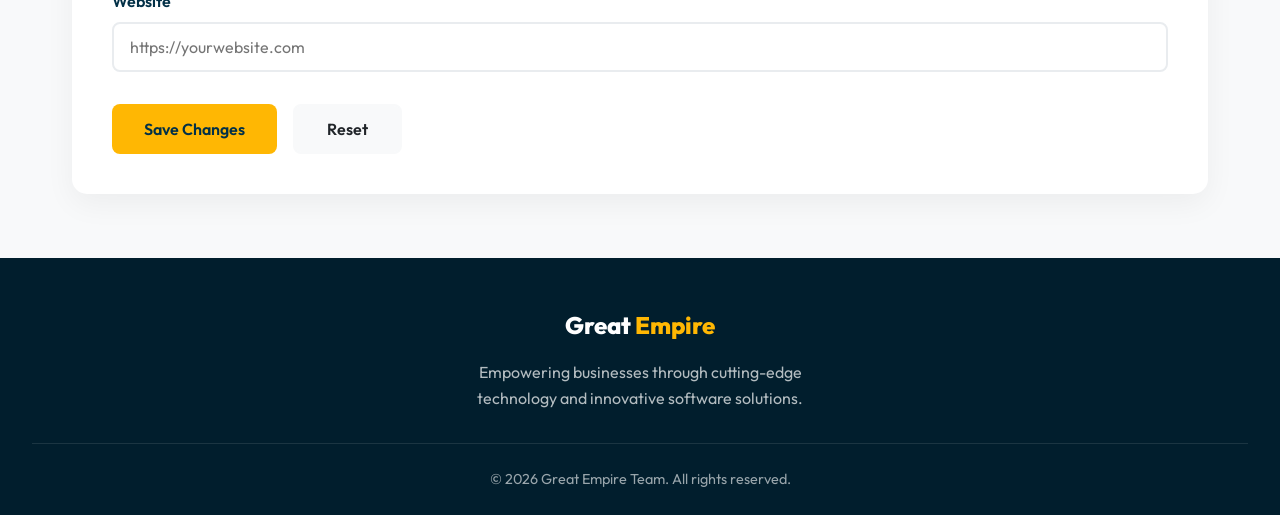
<file: settings.html>
<!DOCTYPE html>
<html lang="en">
<head>
    <meta charset="UTF-8">
    <meta name="viewport" content="width=device-width, initial-scale=1.0">
    <title>Great Empire Team - Settings</title>
    <link href="https://fonts.googleapis.com/css2?family=Outfit:wght@300;400;600;800&display=swap" rel="stylesheet">
    <link href="https://cdnjs.cloudflare.com/ajax/libs/font-awesome/6.4.0/css/all.min.css" rel="stylesheet">
    <style>
        :root {
            --primary-color: #ffb703;
            --primary-hover: #fb8500;
            --dark-bg: #023047;
            --light-bg: #f8f9fa;
            --text-main: #212529;
            --text-light: #6c757d;
            --success-color: #51cf66;
            --danger-color: #ff6b6b;
            --warning-color: #ffd43b;
        }

        * {
            margin: 0;
            padding: 0;
            box-sizing: border-box;
            font-family: 'Outfit', sans-serif;
        }

        body {
            line-height: 1.6;
            color: var(--text-main);
            background-color: var(--light-bg);
            overflow-x: hidden;
        }

        header {
            position: fixed;
            top: 0;
            width: 100%;
            background: rgba(2, 48, 71, 0.95);
            backdrop-filter: blur(10px);
            z-index: 1000;
            transition: all 0.3s ease;
            box-shadow: 0 4px 30px rgba(0, 0, 0, 0.1);
        }

        .nav-container {
            max-width: 1200px;
            margin: 0 auto;
            padding: 1rem 2rem;
            display: flex;
            justify-content: space-between;
            align-items: center;
        }

        .logo {
            color: white;
            font-size: 1.5rem;
            font-weight: 800;
            text-decoration: none;
            letter-spacing: 1px;
            display: flex;
            align-items: center;
            gap: 10px;
        }

        .logo span {
            color: var(--primary-color);
        }

        nav a {
            color: white;
            margin-left: 2rem;
            text-decoration: none;
            font-size: 1rem;
            font-weight: 400;
            transition: color 0.3s;
        }

        nav a:hover,
        nav a.active {
            color: var(--primary-color);
        }

        .page-header {
            background: linear-gradient(rgba(2, 48, 71, 0.9), rgba(2, 48, 71, 0.9)), url('https://images.unsplash.com/photo-1558618666-fcd25c85cd64?ixlib=rb-4.0.3&auto=format&fit=crop&w=1920&q=80') center/cover;
            padding: 10rem 2rem 6rem;
            text-align: center;
            color: white;
        }

        .page-header h1 {
            font-size: 3.5rem;
            font-weight: 800;
            color: var(--primary-color);
            margin-bottom: 1rem;
        }

        .page-header p {
            font-size: 1.2rem;
            color: rgba(255, 255, 255, 0.8);
            max-width: 600px;
            margin: 0 auto;
        }

        .settings-container {
            max-width: 1200px;
            margin: -3rem auto 4rem;
            padding: 0 2rem;
        }

        .settings-sidebar {
            display: flex;
            gap: 2rem;
        }

        .settings-nav {
            width: 250px;
            background: white;
            border-radius: 15px;
            padding: 1.5rem;
            box-shadow: 0 10px 30px rgba(0, 0, 0, 0.05);
            height: fit-content;
            position: sticky;
            top: 120px;
        }

        .settings-nav h3 {
            color: var(--dark-bg);
            font-size: 1.2rem;
            margin-bottom: 1rem;
            padding-bottom: 0.5rem;
            border-bottom: 2px solid var(--light-bg);
        }

        .settings-nav-item {
            display: flex;
            align-items: center;
            padding: 0.8rem 1rem;
            margin-bottom: 0.5rem;
            border-radius: 8px;
            cursor: pointer;
            transition: all 0.3s ease;
            text-decoration: none;
            color: var(--text-main);
        }

        .settings-nav-item:hover,
        .settings-nav-item.active {
            background: var(--light-bg);
            color: var(--primary-color);
        }

        .settings-nav-item i {
            width: 20px;
            margin-right: 0.8rem;
        }

        .settings-content {
            flex: 1;
            background: white;
            border-radius: 15px;
            padding: 2.5rem;
            box-shadow: 0 10px 30px rgba(0, 0, 0, 0.05);
        }

        .settings-section {
            display: none;
        }

        .settings-section.active {
            display: block;
            animation: fadeIn 0.4s ease;
        }

        @keyframes fadeIn {
            from { opacity: 0; transform: translateY(10px); }
            to { opacity: 1; transform: translateY(0); }
        }

        .settings-section h2 {
            color: var(--dark-bg);
            font-size: 2rem;
            font-weight: 800;
            margin-bottom: 2rem;
            padding-bottom: 1rem;
            border-bottom: 2px solid var(--light-bg);
        }

        .form-group {
            margin-bottom: 2rem;
        }

        .form-group label {
            display: block;
            color: var(--dark-bg);
            font-weight: 600;
            margin-bottom: 0.5rem;
        }

        .form-control {
            width: 100%;
            padding: 0.8rem 1rem;
            border: 2px solid #e9ecef;
            border-radius: 8px;
            font-size: 1rem;
            font-family: inherit;
            transition: all 0.3s ease;
        }

        .form-control:focus {
            outline: none;
            border-color: var(--primary-color);
            box-shadow: 0 0 0 3px rgba(255, 183, 3, 0.1);
        }

        .form-control:disabled {
            background: var(--light-bg);
            cursor: not-allowed;
        }

        .form-row {
            display: grid;
            grid-template-columns: 1fr 1fr;
            gap: 1.5rem;
        }

        .switch-group {
            display: flex;
            justify-content: space-between;
            align-items: center;
            padding: 1rem 0;
            border-bottom: 1px solid var(--light-bg);
        }

        .switch-group:last-child {
            border-bottom: none;
        }

        .switch-label {
            flex: 1;
        }

        .switch-label h4 {
            color: var(--dark-bg);
            font-size: 1.1rem;
            margin-bottom: 0.3rem;
        }

        .switch-label p {
            color: var(--text-light);
            font-size: 0.9rem;
        }

        .switch {
            position: relative;
            width: 60px;
            height: 30px;
        }

        .switch input {
            opacity: 0;
            width: 0;
            height: 0;
        }

        .slider {
            position: absolute;
            cursor: pointer;
            top: 0;
            left: 0;
            right: 0;
            bottom: 0;
            background-color: #ccc;
            transition: .4s;
            border-radius: 34px;
        }

        .slider:before {
            position: absolute;
            content: "";
            height: 22px;
            width: 22px;
            left: 4px;
            bottom: 4px;
            background-color: white;
            transition: .4s;
            border-radius: 50%;
        }

        input:checked + .slider {
            background-color: var(--primary-color);
        }

        input:checked + .slider:before {
            transform: translateX(30px);
        }

        .btn {
            display: inline-block;
            padding: 0.8rem 2rem;
            border-radius: 8px;
            text-decoration: none;
            font-weight: 600;
            font-size: 1rem;
            transition: all 0.3s ease;
            cursor: pointer;
            border: none;
        }

        .btn-primary {
            background: var(--primary-color);
            color: var(--dark-bg);
        }

        .btn-primary:hover {
            background: var(--primary-hover);
            transform: translateY(-2px);
            box-shadow: 0 5px 15px rgba(251, 133, 0, 0.3);
        }

        .btn-secondary {
            background: var(--light-bg);
            color: var(--text-main);
            border: 2px solid var(--light-bg);
        }

        .btn-secondary:hover {
            background: #e9ecef;
        }

        .btn-danger {
            background: var(--danger-color);
            color: white;
        }

        .btn-danger:hover {
            background: #ff5252;
            transform: translateY(-2px);
            box-shadow: 0 5px 15px rgba(255, 107, 107, 0.3);
        }

        .btn-group {
            display: flex;
            gap: 1rem;
            margin-top: 2rem;
        }

        .alert {
            padding: 1rem 1.5rem;
            border-radius: 8px;
            margin-bottom: 1rem;
            display: none;
        }

        .alert.show {
            display: block;
            animation: slideDown 0.3s ease;
        }

        @keyframes slideDown {
            from { opacity: 0; transform: translateY(-10px); }
            to { opacity: 1; transform: translateY(0); }
        }

        .alert-success {
            background: #d4edda;
            color: #155724;
            border: 1px solid #c3e6cb;
        }

        .alert-error {
            background: #f8d7da;
            color: #721c24;
            border: 1px solid #f5c6cb;
        }

        .alert-warning {
            background: #fff3cd;
            color: #856404;
            border: 1px solid #ffeaa7;
        }

        .theme-preview {
            display: flex;
            gap: 1rem;
            margin-top: 1rem;
        }

        .theme-option {
            padding: 1rem;
            border: 2px solid #e9ecef;
            border-radius: 8px;
            cursor: pointer;
            transition: all 0.3s ease;
            text-align: center;
        }

        .theme-option:hover,
        .theme-option.selected {
            border-color: var(--primary-color);
            background: var(--light-bg);
        }

        .theme-preview-box {
            width: 60px;
            height: 40px;
            border-radius: 4px;
            margin: 0 auto 0.5rem;
        }

        .theme-default .theme-preview-box {
            background: linear-gradient(135deg, #ffb703, #023047);
        }

        .theme-dark .theme-preview-box {
            background: #1a1a1a;
        }

        .theme-blue .theme-preview-box {
            background: linear-gradient(135deg, #007bff, #0056b3);
        }

        .stats-grid {
            display: grid;
            grid-template-columns: repeat(auto-fit, minmax(200px, 1fr));
            gap: 1.5rem;
            margin-bottom: 2rem;
        }

        .stat-card {
            background: var(--light-bg);
            padding: 1.5rem;
            border-radius: 8px;
            text-align: center;
        }

        .stat-card h4 {
            color: var(--primary-color);
            font-size: 2rem;
            margin-bottom: 0.5rem;
        }

        .stat-card p {
            color: var(--text-light);
            font-size: 0.9rem;
        }

        .data-export {
            background: var(--light-bg);
            padding: 1.5rem;
            border-radius: 8px;
            margin-top: 1rem;
        }

        .data-export h4 {
            color: var(--dark-bg);
            margin-bottom: 1rem;
        }

        .data-export p {
            color: var(--text-light);
            margin-bottom: 1rem;
        }

        footer {
            background: #011E2D;
            color: white;
            padding: 3rem 2rem 1.5rem;
            text-align: center;
        }

        .footer-logo {
            font-size: 1.5rem;
            font-weight: 800;
            margin-bottom: 1rem;
        }

        .footer-logo span {
            color: var(--primary-color);
        }

        .footer-bottom {
            border-top: 1px solid rgba(255, 255, 255, 0.1);
            padding-top: 1.5rem;
            font-size: 0.9rem;
            color: rgba(255, 255, 255, 0.6);
            margin-top: 2rem;
        }

        @media (max-width: 768px) {
            .nav-container {
                flex-direction: column;
                gap: 1rem;
            }

            nav a {
                margin: 0 0.8rem;
            }

            .settings-sidebar {
                flex-direction: column;
            }

            .settings-nav {
                width: 100%;
                position: static;
                margin-bottom: 2rem;
            }

            .form-row {
                grid-template-columns: 1fr;
            }

            .stats-grid {
                grid-template-columns: 1fr;
            }
        }
    </style>
</head>
<body>

    <header>
        <div class="nav-container">
            <a href="index.html" class="logo">Great <span>Empire</span></a>
            <nav>
                <a href="index.html">Home</a>
                <a href="about.html">About</a>
                <a href="services.html">Services</a>
                <a href="contact.html">Contact</a>
                <a href="code-gallery.html">Code Gallery</a>
                <a href="user-dashboard.html">Chat Admin</a>
                <a href="settings.html">Settings</a>
            </nav>
        </div>
    </header>

    <div class="page-header">
        <h1>Settings</h1>
        <p>Manage your preferences and account settings</p>
    </div>

    <div class="settings-container">
        <div class="settings-sidebar">
            <div class="settings-nav">
                <h3>Settings</h3>
                <a href="#profile" class="settings-nav-item active" onclick="switchSection('profile', this)">
                    <i class="fas fa-user"></i>
                    Profile
                </a>
                <a href="#appearance" class="settings-nav-item" onclick="switchSection('appearance', this)">
                    <i class="fas fa-palette"></i>
                    Appearance
                </a>
                <a href="#notifications" class="settings-nav-item" onclick="switchSection('notifications', this)">
                    <i class="fas fa-bell"></i>
                    Notifications
                </a>
                <a href="#privacy" class="settings-nav-item" onclick="switchSection('privacy', this)">
                    <i class="fas fa-lock"></i>
                    Privacy
                </a>
                <a href="#data" class="settings-nav-item" onclick="switchSection('data', this)">
                    <i class="fas fa-database"></i>
                    Data & Storage
                </a>
                <a href="#account" class="settings-nav-item" onclick="switchSection('account', this)">
                    <i class="fas fa-cog"></i>
                    Account
                </a>
            </div>
        </div>

        <div class="settings-content">
            <!-- Profile Section -->
            <div id="profile" class="settings-section active">
                <h2>Profile Settings</h2>
                
                <div class="form-group">
                    <label for="username">Username</label>
                    <input type="text" id="username" class="form-control" value="Guest User" disabled>
                </div>

                <div class="form-row">
                    <div class="form-group">
                        <label for="firstName">First Name</label>
                        <input type="text" id="firstName" class="form-control" placeholder="Enter your first name">
                    </div>
                    <div class="form-group">
                        <label for="lastName">Last Name</label>
                        <input type="text" id="lastName" class="form-control" placeholder="Enter your last name">
                    </div>
                </div>

                <div class="form-group">
                    <label for="email">Email Address</label>
                    <input type="email" id="email" class="form-control" placeholder="your.email@example.com">
                </div>

                <div class="form-group">
                    <label for="bio">Bio</label>
                    <textarea id="bio" class="form-control" rows="4" placeholder="Tell us about yourself..."></textarea>
                </div>

                <div class="form-group">
                    <label for="location">Location</label>
                    <input type="text" id="location" class="form-control" placeholder="City, Country">
                </div>

                <div class="form-group">
                    <label for="website">Website</label>
                    <input type="url" id="website" class="form-control" placeholder="https://yourwebsite.com">
                </div>

                <div class="btn-group">
                    <button class="btn btn-primary" onclick="saveProfile()">Save Changes</button>
                    <button class="btn btn-secondary" onclick="resetProfile()">Reset</button>
                </div>
            </div>

            <!-- Appearance Section -->
            <div id="appearance" class="settings-section">
                <h2>Appearance Settings</h2>
                
                <div class="form-group">
                    <label>Theme</label>
                    <div class="theme-preview">
                        <div class="theme-option theme-default selected" onclick="selectTheme('default', this)">
                            <div class="theme-preview-box"></div>
                            <small>Default</small>
                        </div>
                        <div class="theme-option theme-dark" onclick="selectTheme('dark', this)">
                            <div class="theme-preview-box"></div>
                            <small>Dark</small>
                        </div>
                        <div class="theme-option theme-blue" onclick="selectTheme('blue', this)">
                            <div class="theme-preview-box"></div>
                            <small>Blue</small>
                        </div>
                    </div>
                </div>

                <div class="switch-group">
                    <div class="switch-label">
                        <h4>Compact View</h4>
                        <p>Show more content in less space</p>
                    </div>
                    <label class="switch">
                        <input type="checkbox" id="compactView">
                        <span class="slider"></span>
                    </label>
                </div>

                <div class="switch-group">
                    <div class="switch-label">
                        <h4>Show Animations</h4>
                        <p>Enable smooth transitions and animations</p>
                    </div>
                    <label class="switch">
                        <input type="checkbox" id="showAnimations" checked>
                        <span class="slider"></span>
                    </label>
                </div>

                <div class="switch-group">
                    <div class="switch-label">
                        <h4>High Contrast</h4>
                        <p>Increase contrast for better visibility</p>
                    </div>
                    <label class="switch">
                        <input type="checkbox" id="highContrast">
                        <span class="slider"></span>
                    </label>
                </div>

                <div class="btn-group">
                    <button class="btn btn-primary" onclick="saveAppearance()">Save Appearance</button>
                </div>
            </div>

            <!-- Notifications Section -->
            <div id="notifications" class="settings-section">
                <h2>Notification Settings</h2>
                
                <div class="switch-group">
                    <div class="switch-label">
                        <h4>Email Notifications</h4>
                        <p>Receive updates via email</p>
                    </div>
                    <label class="switch">
                        <input type="checkbox" id="emailNotifications" checked>
                        <span class="slider"></span>
                    </label>
                </div>

                <div class="switch-group">
                    <div class="switch-label">
                        <h4>Code Gallery Updates</h4>
                        <p>Get notified when new code is published</p>
                    </div>
                    <label class="switch">
                        <input type="checkbox" id="codeGalleryUpdates" checked>
                        <span class="slider"></span>
                    </label>
                </div>

                <div class="switch-group">
                    <div class="switch-label">
                        <h4>Hire Request Alerts</h4>
                        <p>Notify when someone wants to hire you</p>
                    </div>
                    <label class="switch">
                        <input type="checkbox" id="hireRequestAlerts" checked>
                        <span class="slider"></span>
                    </label>
                </div>

                <div class="switch-group">
                    <div class="switch-label">
                        <h4>Chat Messages</h4>
                        <p>Alert for new chat messages</p>
                    </div>
                    <label class="switch">
                        <input type="checkbox" id="chatMessages" checked>
                        <span class="slider"></span>
                    </label>
                </div>

                <div class="switch-group">
                    <div class="switch-label">
                        <h4>System Updates</h4>
                        <p>Important system notifications</p>
                    </div>
                    <label class="switch">
                        <input type="checkbox" id="systemUpdates" checked>
                        <span class="slider"></span>
                    </label>
                </div>

                <div class="btn-group">
                    <button class="btn btn-primary" onclick="saveNotifications()">Save Preferences</button>
                </div>
            </div>

            <!-- Privacy Section -->
            <div id="privacy" class="settings-section">
                <h2>Privacy Settings</h2>
                
                <div class="switch-group">
                    <div class="switch-label">
                        <h4>Profile Visibility</h4>
                        <p>Make your profile visible to other users</p>
                    </div>
                    <label class="switch">
                        <input type="checkbox" id="profileVisibility" checked>
                        <span class="slider"></span>
                    </label>
                </div>

                <div class="switch-group">
                    <div class="switch-label">
                        <h4>Show Online Status</h4>
                        <p>Let others see when you're online</p>
                    </div>
                    <label class="switch">
                        <input type="checkbox" id="onlineStatus" checked>
                        <span class="slider"></span>
                    </label>
                </div>

                <div class="switch-group">
                    <div class="switch-label">
                        <h4>Activity Tracking</h4>
                        <p>Track your activity for recommendations</p>
                    </div>
                    <label class="switch">
                        <input type="checkbox" id="activityTracking" checked>
                        <span class="slider"></span>
                    </label>
                </div>

                <div class="switch-group">
                    <div class="switch-label">
                        <h4>Cookies</h4>
                        <p>Allow cookies for better experience</p>
                    </div>
                    <label class="switch">
                        <input type="checkbox" id="cookies" checked>
                        <span class="slider"></span>
                    </label>
                </div>

                <div class="btn-group">
                    <button class="btn btn-primary" onclick="savePrivacy()">Save Privacy Settings</button>
                </div>
            </div>

            <!-- Data & Storage Section -->
            <div id="data" class="settings-section">
                <h2>Data & Storage</h2>
                
                <div class="stats-grid">
                    <div class="stat-card">
                        <h4>12</h4>
                        <p>Code Samples</p>
                    </div>
                    <div class="stat-card">
                        <h4>3</h4>
                        <p>Hire Requests</p>
                    </div>
                    <div class="stat-card">
                        <h4>156</h4>
                        <p>Chat Messages</p>
                    </div>
                    <div class="stat-card">
                        <h4>2.4 MB</h4>
                        <p>Total Storage</p>
                    </div>
                </div>

                <div class="data-export">
                    <h4>Export Your Data</h4>
                    <p>Download all your data in JSON format</p>
                    <button class="btn btn-secondary" onclick="exportData()">Export Data</button>
                </div>

                <div class="data-export">
                    <h4>Clear Cache</h4>
                    <p>Remove temporary files and cached data</p>
                    <button class="btn btn-secondary" onclick="clearCache()">Clear Cache</button>
                </div>

                <div class="data-export">
                    <h4>Delete Account Data</h4>
                    <p>Permanently delete all your data and account</p>
                    <button class="btn btn-danger" onclick="deleteAccount()">Delete Account</button>
                </div>
            </div>

            <!-- Account Section -->
            <div id="account" class="settings-section">
                <h2>Account Settings</h2>
                
                <div class="form-group">
                    <label for="currentPassword">Current Password</label>
                    <input type="password" id="currentPassword" class="form-control" placeholder="Enter current password">
                </div>

                <div class="form-row">
                    <div class="form-group">
                        <label for="newPassword">New Password</label>
                        <input type="password" id="newPassword" class="form-control" placeholder="Enter new password">
                    </div>
                    <div class="form-group">
                        <label for="confirmPassword">Confirm Password</label>
                        <input type="password" id="confirmPassword" class="form-control" placeholder="Confirm new password">
                    </div>
                </div>

                <div class="btn-group">
                    <button class="btn btn-primary" onclick="changePassword()">Change Password</button>
                </div>

                <hr style="margin: 3rem 0; border: none; border-top: 1px solid var(--light-bg);">

                <div class="switch-group">
                    <div class="switch-label">
                        <h4>Two-Factor Authentication</h4>
                        <p>Add an extra layer of security</p>
                    </div>
                    <label class="switch">
                        <input type="checkbox" id="twoFactor">
                        <span class="slider"></span>
                    </label>
                </div>

                <div class="switch-group">
                    <div class="switch-label">
                        <h4>Session Timeout</h4>
                        <p>Automatically logout after inactivity</p>
                    </div>
                    <label class="switch">
                        <input type="checkbox" id="sessionTimeout" checked>
                        <span class="slider"></span>
                    </label>
                </div>

                <div class="switch-group">
                    <div class="switch-label">
                        <h4>Login Alerts</h4>
                        <p>Get notified of new login attempts</p>
                    </div>
                    <label class="switch">
                        <input type="checkbox" id="loginAlerts" checked>
                        <span class="slider"></span>
                    </label>
                </div>

                <div class="btn-group">
                    <button class="btn btn-primary" onclick="saveAccountSettings()">Save Account Settings</button>
                </div>
            </div>
        </div>
    </div>

    <!-- Alert Messages -->
    <div id="alert" class="alert"></div>

    <footer>
        <div class="footer-logo">Great <span>Empire</span></div>
        <p style="color: rgba(255,255,255,0.7); max-width: 400px; margin: 0 auto;">Empowering businesses through cutting-edge technology and innovative software solutions.</p>
        <div class="footer-bottom">
            &copy; 2026 Great Empire Team. All rights reserved.
        </div>
    </footer>

    <script>
        // Settings Management
        const SETTINGS_KEY = 'greatEmpireSettings';
        let currentSettings = {
            profile: {
                username: 'Guest User',
                firstName: '',
                lastName: '',
                email: '',
                bio: '',
                location: '',
                website: ''
            },
            appearance: {
                theme: 'default',
                compactView: false,
                showAnimations: true,
                highContrast: false
            },
            notifications: {
                emailNotifications: true,
                codeGalleryUpdates: true,
                hireRequestAlerts: true,
                chatMessages: true,
                systemUpdates: true
            },
            privacy: {
                profileVisibility: true,
                onlineStatus: true,
                activityTracking: true,
                cookies: true
            },
            account: {
                twoFactor: false,
                sessionTimeout: true,
                loginAlerts: true
            }
        };

        // Load settings from localStorage
        function loadSettings() {
            const saved = localStorage.getItem(SETTINGS_KEY);
            if (saved) {
                currentSettings = JSON.parse(saved);
            }
            applySettings();
        }

        // Apply settings to UI
        function applySettings() {
            // Profile
            document.getElementById('username').value = currentSettings.profile.username;
            document.getElementById('firstName').value = currentSettings.profile.firstName || '';
            document.getElementById('lastName').value = currentSettings.profile.lastName || '';
            document.getElementById('email').value = currentSettings.profile.email || '';
            document.getElementById('bio').value = currentSettings.profile.bio || '';
            document.getElementById('location').value = currentSettings.profile.location || '';
            document.getElementById('website').value = currentSettings.profile.website || '';

            // Appearance
            document.getElementById('compactView').checked = currentSettings.appearance.compactView;
            document.getElementById('showAnimations').checked = currentSettings.appearance.showAnimations;
            document.getElementById('highContrast').checked = currentSettings.appearance.highContrast;

            // Notifications
            document.getElementById('emailNotifications').checked = currentSettings.notifications.emailNotifications;
            document.getElementById('codeGalleryUpdates').checked = currentSettings.notifications.codeGalleryUpdates;
            document.getElementById('hireRequestAlerts').checked = currentSettings.notifications.hireRequestAlerts;
            document.getElementById('chatMessages').checked = currentSettings.notifications.chatMessages;
            document.getElementById('systemUpdates').checked = currentSettings.notifications.systemUpdates;

            // Privacy
            document.getElementById('profileVisibility').checked = currentSettings.privacy.profileVisibility;
            document.getElementById('onlineStatus').checked = currentSettings.privacy.onlineStatus;
            document.getElementById('activityTracking').checked = currentSettings.privacy.activityTracking;
            document.getElementById('cookies').checked = currentSettings.privacy.cookies;

            // Account
            document.getElementById('twoFactor').checked = currentSettings.account.twoFactor;
            document.getElementById('sessionTimeout').checked = currentSettings.account.sessionTimeout;
            document.getElementById('loginAlerts').checked = currentSettings.account.loginAlerts;
        }

        // Save settings to localStorage
        function saveSettings() {
            localStorage.setItem(SETTINGS_KEY, JSON.stringify(currentSettings));
        }

        // Switch between sections
        function switchSection(sectionId, element) {
            // Hide all sections
            document.querySelectorAll('.settings-section').forEach(section => {
                section.classList.remove('active');
            });
            
            // Remove active class from all nav items
            document.querySelectorAll('.settings-nav-item').forEach(item => {
                item.classList.remove('active');
            });
            
            // Show selected section
            document.getElementById(sectionId).classList.add('active');
            element.classList.add('active');
        }

        // Save profile
        function saveProfile() {
            currentSettings.profile.firstName = document.getElementById('firstName').value;
            currentSettings.profile.lastName = document.getElementById('lastName').value;
            currentSettings.profile.email = document.getElementById('email').value;
            currentSettings.profile.bio = document.getElementById('bio').value;
            currentSettings.profile.location = document.getElementById('location').value;
            currentSettings.profile.website = document.getElementById('website').value;
            
            saveSettings();
            showAlert('Profile saved successfully!', 'success');
        }

        // Reset profile
        function resetProfile() {
            document.getElementById('firstName').value = '';
            document.getElementById('lastName').value = '';
            document.getElementById('email').value = '';
            document.getElementById('bio').value = '';
            document.getElementById('location').value = '';
            document.getElementById('website').value = '';
            
            showAlert('Profile reset to defaults', 'warning');
        }

        // Select theme
        function selectTheme(theme, element) {
            currentSettings.appearance.theme = theme;
            
            // Update UI
            document.querySelectorAll('.theme-option').forEach(option => {
                option.classList.remove('selected');
            });
            element.classList.add('selected');
            
            // Apply theme (in real implementation, this would change the actual theme)
            applyTheme(theme);
            saveSettings();
        }

        // Apply theme
        function applyTheme(theme) {
            // This is a simplified theme application
            // In a real implementation, you would change CSS variables or load different stylesheets
            console.log('Theme changed to:', theme);
        }

        // Save appearance
        function saveAppearance() {
            currentSettings.appearance.compactView = document.getElementById('compactView').checked;
            currentSettings.appearance.showAnimations = document.getElementById('showAnimations').checked;
            currentSettings.appearance.highContrast = document.getElementById('highContrast').checked;
            
            saveSettings();
            showAlert('Appearance settings saved!', 'success');
        }

        // Save notifications
        function saveNotifications() {
            currentSettings.notifications.emailNotifications = document.getElementById('emailNotifications').checked;
            currentSettings.notifications.codeGalleryUpdates = document.getElementById('codeGalleryUpdates').checked;
            currentSettings.notifications.hireRequestAlerts = document.getElementById('hireRequestAlerts').checked;
            currentSettings.notifications.chatMessages = document.getElementById('chatMessages').checked;
            currentSettings.notifications.systemUpdates = document.getElementById('systemUpdates').checked;
            
            saveSettings();
            showAlert('Notification preferences saved!', 'success');
        }

        // Save privacy
        function savePrivacy() {
            currentSettings.privacy.profileVisibility = document.getElementById('profileVisibility').checked;
            currentSettings.privacy.onlineStatus = document.getElementById('onlineStatus').checked;
            currentSettings.privacy.activityTracking = document.getElementById('activityTracking').checked;
            currentSettings.privacy.cookies = document.getElementById('cookies').checked;
            
            saveSettings();
            showAlert('Privacy settings saved!', 'success');
        }

        // Save account settings
        function saveAccountSettings() {
            currentSettings.account.twoFactor = document.getElementById('twoFactor').checked;
            currentSettings.account.sessionTimeout = document.getElementById('sessionTimeout').checked;
            currentSettings.account.loginAlerts = document.getElementById('loginAlerts').checked;
            
            saveSettings();
            showAlert('Account settings saved!', 'success');
        }

        // Change password
        function changePassword() {
            const currentPassword = document.getElementById('currentPassword').value;
            const newPassword = document.getElementById('newPassword').value;
            const confirmPassword = document.getElementById('confirmPassword').value;
            
            if (!currentPassword || !newPassword || !confirmPassword) {
                showAlert('Please fill in all password fields', 'error');
                return;
            }
            
            if (newPassword !== confirmPassword) {
                showAlert('New passwords do not match', 'error');
                return;
            }
            
            if (newPassword.length < 8) {
                showAlert('Password must be at least 8 characters long', 'error');
                return;
            }
            
            // In a real implementation, you would verify the current password and update it
            showAlert('Password changed successfully!', 'success');
            
            // Clear password fields
            document.getElementById('currentPassword').value = '';
            document.getElementById('newPassword').value = '';
            document.getElementById('confirmPassword').value = '';
        }

        // Export data
        function exportData() {
            const data = {
                settings: currentSettings,
                chatMessages: JSON.parse(localStorage.getItem('greatEmpireChat')) || [],
                codes: JSON.parse(localStorage.getItem('greatEmpireCodes')) || [],
                hireRequests: JSON.parse(localStorage.getItem('greatEmpireHireRequests')) || [],
                exportDate: new Date().toISOString()
            };
            
            const dataStr = JSON.stringify(data, null, 2);
            const dataBlob = new Blob([dataStr], { type: 'application/json' });
            
            const url = URL.createObjectURL(dataBlob);
            const link = document.createElement('a');
            link.href = url;
            link.download = `great-empire-data-${new Date().toISOString().split('T')[0]}.json`;
            link.click();
            
            URL.revokeObjectURL(url);
            showAlert('Data exported successfully!', 'success');
        }

        // Clear cache
        function clearCache() {
            if (confirm('Are you sure you want to clear all cached data? This will remove temporary files and cached data.')) {
                // Clear localStorage cache (except settings)
                const settings = localStorage.getItem(SETTINGS_KEY);
                localStorage.clear();
                if (settings) {
                    localStorage.setItem(SETTINGS_KEY, settings);
                }
                
                showAlert('Cache cleared successfully!', 'success');
            }
        }

        // Delete account
        function deleteAccount() {
            if (confirm('Are you sure you want to delete your account? This action cannot be undone and will permanently delete all your data.')) {
                if (confirm('This is your final warning. All your data will be permanently deleted. Continue?')) {
                    // Clear all data
                    localStorage.clear();
                    
                    // Redirect to home page
                    window.location.href = 'index.html';
                }
            }
        }

        // Show alert message
        function showAlert(message, type) {
            const alert = document.getElementById('alert');
            alert.textContent = message;
            alert.className = `alert alert-${type} show`;
            
            setTimeout(() => {
                alert.classList.remove('show');
            }, 3000);
        }

        // Initialize settings on page load
        document.addEventListener('DOMContentLoaded', function() {
            loadSettings();
        });
    </script>
<!-- Code Protection Script -->
    <script src="code-protection.js"></script>
</body>
</html>
</file>
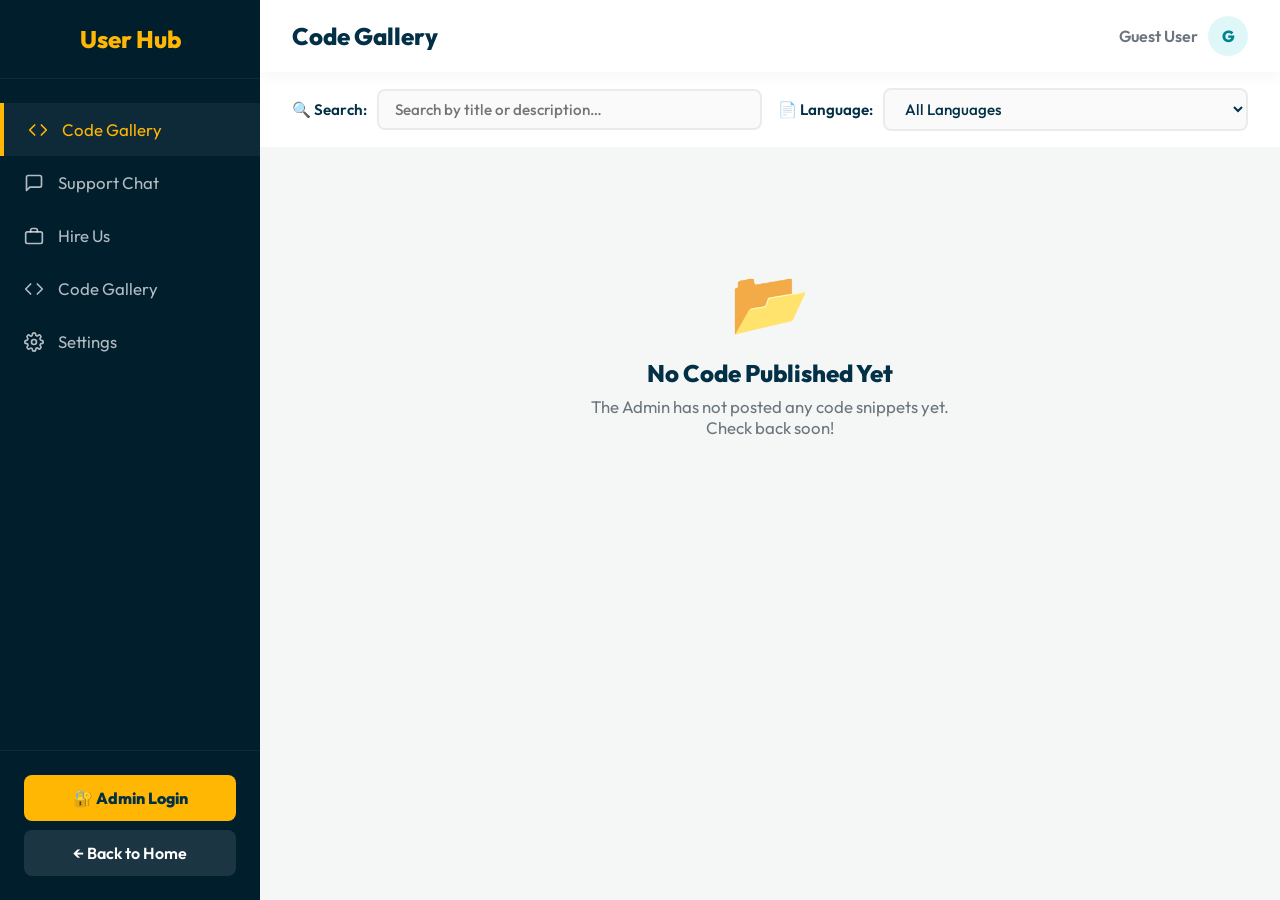
<file: user-dashboard.html>
<!DOCTYPE html>
<html lang="en">

<head>
    <meta charset="UTF-8">
    <meta name="viewport" content="width=device-width, initial-scale=1.0">
    <title>Great Empire - User Dashboard</title>
    <link href="https://fonts.googleapis.com/css2?family=Outfit:wght@300;400;600;800&display=swap" rel="stylesheet">
    <style>
        :root {
            --primary: #ffb703;
            --primary-hover: #fb8500;
            --dark: #023047;
            --sidebar-bg: #011E2D;
            --light-bg: #f4f7f6;
            --card-bg: #ffffff;
            --text-main: #212529;
            --text-light: #6c757d;
        }

        * {
            margin: 0;
            padding: 0;
            box-sizing: border-box;
            font-family: 'Outfit', sans-serif;
        }

        body {
            background: var(--light-bg);
            color: var(--text-main);
            display: flex;
            height: 100vh;
            overflow: hidden;
        }

        /* ── SIDEBAR ── */
        .sidebar {
            width: 260px;
            background: var(--sidebar-bg);
            color: white;
            display: flex;
            flex-direction: column;
            flex-shrink: 0;
        }

        .sidebar-header {
            padding: 1.5rem;
            font-size: 1.5rem;
            font-weight: 800;
            text-align: center;
            border-bottom: 1px solid rgba(255, 255, 255, 0.05);
            color: var(--primary);
        }

        .nav-links {
            flex: 1;
            padding: 1.5rem 0;
            overflow-y: auto;
        }

        .nav-links a {
            display: flex;
            align-items: center;
            padding: 1rem 1.5rem;
            color: rgba(255, 255, 255, 0.7);
            text-decoration: none;
            transition: all 0.3s;
            font-size: 1.05rem;
            cursor: pointer;
        }

        .nav-links a.active,
        .nav-links a:hover {
            background: rgba(255, 255, 255, 0.05);
            color: var(--primary);
            border-left: 4px solid var(--primary);
        }

        .nav-links svg {
            margin-right: 14px;
            flex-shrink: 0;
        }

        .back-btn {
            padding: 1.5rem;
            border-top: 1px solid rgba(255, 255, 255, 0.05);
        }

        .back-btn a {
            display: block;
            text-align: center;
            padding: 0.8rem;
            background: rgba(255, 255, 255, 0.1);
            color: white;
            text-decoration: none;
            border-radius: 8px;
            font-weight: 600;
            transition: background 0.3s;
        }

        .back-btn a:hover {
            background: rgba(255, 255, 255, 0.2);
        }

        /* ── MAIN ── */
        .main-content {
            flex: 1;
            display: flex;
            flex-direction: column;
            overflow: hidden;
        }

        .top-navbar {
            background: var(--card-bg);
            padding: 1rem 2rem;
            display: flex;
            justify-content: space-between;
            align-items: center;
            box-shadow: 0 4px 15px rgba(0, 0, 0, 0.04);
            z-index: 10;
            flex-shrink: 0;
        }

        .top-navbar h2 {
            font-weight: 800;
            color: var(--dark);
        }

        .user-profile {
            display: flex;
            align-items: center;
            gap: 10px;
        }

        .avatar {
            width: 40px;
            height: 40px;
            background: #e0f7fa;
            color: #00838f;
            border-radius: 50%;
            display: flex;
            align-items: center;
            justify-content: center;
            font-weight: 800;
        }

        /* ── SECTION TOGGLING ── */
        .section-view {
            display: none;
            flex: 1;
            flex-direction: column;
            overflow: hidden;
        }

        .section-view.active {
            display: flex;
            animation: fadeIn 0.35s ease;
        }

        @keyframes fadeIn {
            from {
                opacity: 0;
                transform: translateY(8px);
            }

            to {
                opacity: 1;
                transform: translateY(0);
            }
        }

        /* ── CODE GALLERY ── */
        .gallery-wrapper {
            flex: 1;
            display: flex;
            flex-direction: column;
            overflow: hidden;
        }

        .gallery-toolbar {
            background: var(--card-bg);
            padding: 1rem 2rem;
            display: flex;
            flex-wrap: wrap;
            gap: 1rem;
            align-items: center;
            border-bottom: 2px solid var(--light-bg);
            flex-shrink: 0;
        }

        .gallery-toolbar .toolbar-group {
            display: flex;
            align-items: center;
            gap: 0.6rem;
            flex: 1;
            min-width: 220px;
        }

        .gallery-toolbar label {
            font-weight: 600;
            color: var(--dark);
            white-space: nowrap;
            font-size: 0.95rem;
        }

        .gallery-toolbar input,
        .gallery-toolbar select {
            flex: 1;
            padding: 0.55rem 1rem;
            border-radius: 8px;
            border: 2px solid #e9ecef;
            outline: none;
            font-family: inherit;
            font-size: 0.95rem;
            color: var(--dark);
            font-weight: 500;
            transition: border-color 0.2s;
            background: #fafafa;
        }

        .gallery-toolbar input:focus,
        .gallery-toolbar select:focus {
            border-color: var(--primary);
        }

        .gallery-scroll {
            flex: 1;
            overflow-y: auto;
            padding: 2rem;
        }

        .gallery-grid {
            display: flex;
            flex-direction: column;
            gap: 2rem;
            max-width: 920px;
            margin: 0 auto;
            width: 100%;
        }

        /* ── CODE CARD ── */
        .code-card {
            background: var(--card-bg);
            border-radius: 16px;
            box-shadow: 0 6px 30px rgba(0, 0, 0, 0.06);
            overflow: hidden;
            transition: transform 0.2s, box-shadow 0.2s;
        }

        .code-card:hover {
            transform: translateY(-3px);
            box-shadow: 0 12px 40px rgba(0, 0, 0, 0.09);
        }

        .card-header {
            padding: 1.5rem 2rem 1.2rem;
            border-bottom: 2px solid var(--light-bg);
            display: flex;
            justify-content: space-between;
            align-items: flex-start;
            gap: 1rem;
        }

        .card-header-left h3 {
            font-size: 1.4rem;
            font-weight: 800;
            color: var(--dark);
            margin-bottom: 0.4rem;
        }

        .lang-badge {
            display: inline-block;
            padding: 0.3rem 0.85rem;
            background: var(--primary);
            color: var(--dark);
            border-radius: 20px;
            font-size: 0.8rem;
            font-weight: 800;
            letter-spacing: 0.02em;
        }

        .card-date {
            font-size: 0.85rem;
            color: var(--text-light);
            white-space: nowrap;
            margin-top: 0.2rem;
        }

        .card-desc {
            padding: 1rem 2rem 0;
            color: var(--text-main);
            line-height: 1.6;
            font-size: 1rem;
        }

        .code-block-wrap {
            padding: 1rem 2rem 0;
        }

        .code-block {
            background: #0d1117;
            color: #c9d1d9;
            border-radius: 10px;
            padding: 1.4rem;
            font-family: 'Courier New', Courier, monospace;
            font-size: 0.92rem;
            line-height: 1.6;
            white-space: pre-wrap;
            word-break: break-all;
            overflow-x: auto;
            max-height: 420px;
            overflow-y: auto;
            box-shadow: inset 0 2px 10px rgba(0, 0, 0, 0.4);
        }

        .card-footer {
            padding: 1rem 2rem 1.5rem;
            display: flex;
            align-items: center;
            gap: 1rem;
            flex-wrap: wrap;
        }

        .copy-btn {
            background: var(--dark);
            color: white;
            border: none;
            padding: 0.6rem 1.4rem;
            border-radius: 8px;
            font-weight: 700;
            font-size: 0.9rem;
            cursor: pointer;
            transition: all 0.25s;
            display: flex;
            align-items: center;
            gap: 0.5rem;
        }

        .copy-btn:hover {
            background: var(--primary);
            color: var(--dark);
        }

        .copy-btn.copied {
            background: #2ecc71;
            color: white;
        }

        .run-btn {
            background: #51cf66;
            color: white;
            border: none;
            padding: 0.6rem 1.4rem;
            border-radius: 8px;
            font-weight: 700;
            font-size: 0.9rem;
            cursor: pointer;
            transition: all 0.25s;
            display: flex;
            align-items: center;
            gap: 0.5rem;
        }

        .run-btn:hover {
            background: #40a060;
            transform: translateY(-2px);
            box-shadow: 0 4px 12px rgba(81, 207, 102, 0.3);
        }

        .run-btn:active {
            transform: translateY(0);
        }

        .share-btn {
            background: #6c5ce7;
            color: white;
            border: none;
            padding: 0.6rem 1.4rem;
            border-radius: 8px;
            font-weight: 700;
            font-size: 0.9rem;
            cursor: pointer;
            transition: all 0.25s;
            display: flex;
            align-items: center;
            gap: 0.5rem;
        }

        .share-btn:hover {
            background: #5f3dc4;
            transform: translateY(-2px);
            box-shadow: 0 4px 12px rgba(108, 92, 231, 0.3);
        }

        .share-btn:active {
            transform: translateY(0);
        }

        .share-btn.shared {
            background: #00b894;
            color: white;
        }

        .code-output {
            margin: 1rem 2rem 1.5rem;
            background: #1e1e1e;
            border-radius: 10px;
            border: 2px solid #333;
            overflow: hidden;
            animation: slideDown 0.3s ease;
        }

        .output-header {
            background: #2d2d2d;
            padding: 0.8rem 1.2rem;
            display: flex;
            justify-content: space-between;
            align-items: center;
            border-bottom: 1px solid #444;
        }

        .output-header span {
            color: #51cf66;
            font-weight: 600;
            font-size: 0.9rem;
        }

        .close-output {
            background: none;
            border: none;
            color: #999;
            font-size: 1.2rem;
            cursor: pointer;
            padding: 0.2rem 0.5rem;
            border-radius: 4px;
            transition: all 0.2s;
        }

        .close-output:hover {
            background: #444;
            color: white;
        }

        .output-content {
            padding: 1.2rem;
            color: #d4d4d4;
            font-family: 'Courier New', Courier, monospace;
            font-size: 0.9rem;
            line-height: 1.5;
            white-space: pre-wrap;
            word-break: break-all;
            min-height: 60px;
            max-height: 300px;
            overflow-y: auto;
        }

        .output-content.error {
            color: #ff6b6b;
            background: #2d1b1b;
        }

        .output-content.success {
            color: #51cf66;
            background: #1b2d1b;
        }

        @keyframes slideDown {
            from {
                opacity: 0;
                max-height: 0;
                transform: translateY(-10px);
            }
            to {
                opacity: 1;
                max-height: 400px;
                transform: translateY(0);
            }
        }

        @keyframes slideInRight {
            from {
                opacity: 0;
                transform: translateX(100px);
            }
            to {
                opacity: 1;
                transform: translateX(0);
            }
        }

        
        /* ---- EMPTY STATE ---- */
        .empty-state {
            text-align: center;
            padding: 5rem 2rem;
            color: var(--text-light);
        }

        .empty-state .empty-icon {
            font-size: 4rem;
            margin-bottom: 1rem;
        }

        .empty-state h3 {
            font-size: 1.5rem;
            color: var(--dark);
            margin-bottom: 0.5rem;
            font-weight: 800;
        }

        .empty-state p {
            font-size: 1.05rem;
        }

        /* ── CHAT ── */
        .chat-wrap {
            flex: 1;
            display: flex;
            flex-direction: column;
            padding: 2rem;
            overflow: hidden;
            max-width: 900px;
            margin: 0 auto;
            width: 100%;
        }

        .chat-header-bar {
            background: white;
            padding: 1.2rem 1.8rem;
            border-radius: 12px 12px 0 0;
            display: flex;
            align-items: center;
            border-bottom: 2px solid var(--light-bg);
        }

        .chat-avatar {
            width: 46px;
            height: 46px;
            background: var(--primary);
            border-radius: 50%;
            display: flex;
            align-items: center;
            justify-content: center;
            color: var(--dark);
            margin-right: 14px;
            flex-shrink: 0;
        }

        .chat-header-bar h3 {
            color: var(--dark);
            font-weight: 800;
        }

        .chat-header-bar p {
            color: #2ecc71;
            font-size: 0.88rem;
            font-weight: 600;
            display: flex;
            align-items: center;
            gap: 5px;
        }

        .chat-header-bar p::before {
            content: '';
            width: 8px;
            height: 8px;
            background: #2ecc71;
            border-radius: 50%;
            display: block;
        }

        .chat-messages {
            flex: 1;
            background: white;
            padding: 1.5rem;
            overflow-y: auto;
            display: flex;
            flex-direction: column;
            gap: 1.2rem;
        }

        .msg {
            display: flex;
            max-width: 78%;
        }

        .msg.from-user {
            align-self: flex-end;
            flex-direction: row-reverse;
        }

        .msg.from-admin {
            align-self: flex-start;
        }

        .msg-body {
            display: flex;
            flex-direction: column;
        }

        .msg-text {
            padding: 0.9rem 1.3rem;
            border-radius: 16px;
            font-size: 1rem;
            line-height: 1.5;
            white-space: pre-wrap;
            word-wrap: break-word;
        }

        .from-admin .msg-text {
            background: #f1f3f5;
            color: var(--text-main);
            border-top-left-radius: 4px;
        }

        .from-user .msg-text {
            background: var(--dark);
            color: white;
            border-top-right-radius: 4px;
        }

        .msg-time {
            font-size: 0.72rem;
            color: #bbb;
            margin-top: 4px;
        }

        .from-user .msg-time {
            text-align: right;
        }

        .chat-input-row {
            background: white;
            padding: 1.2rem 1.5rem;
            border-radius: 0 0 12px 12px;
            border-top: 2px solid var(--light-bg);
            display: flex;
            gap: 0.8rem;
        }

        .chat-input-row input {
            flex: 1;
            padding: 0.85rem 1.2rem;
            border: 2px solid var(--light-bg);
            border-radius: 50px;
            font-size: 1rem;
            outline: none;
            transition: border-color 0.25s;
        }

        .chat-input-row input:focus {
            border-color: var(--primary);
        }

        .chat-input-row button {
            background: var(--primary);
            color: var(--dark);
            border: none;
            padding: 0 1.6rem;
            border-radius: 50px;
            font-weight: 800;
            cursor: pointer;
            transition: all 0.25s;
        }

        .chat-input-row button:hover {
            background: var(--primary-hover);
            transform: translateY(-2px);
        }
    </style>
</head>

<body>

    <!-- SIDEBAR -->
    <div class="sidebar">
        <div class="sidebar-header">User Hub</div>
        <div class="nav-links">

            <a id="nav-gallery" onclick="showSection('gallery')" class="active">
                <svg width="20" height="20" viewBox="0 0 24 24" fill="none" stroke="currentColor" stroke-width="2"
                    stroke-linecap="round" stroke-linejoin="round">
                    <polyline points="16 18 22 12 16 6"></polyline>
                    <polyline points="8 6 2 12 8 18"></polyline>
                </svg>
                Code Gallery
            </a>
            <a id="nav-chat" onclick="showSection('chat')">
                <svg width="20" height="20" viewBox="0 0 24 24" fill="none" stroke="currentColor" stroke-width="2"
                    stroke-linecap="round" stroke-linejoin="round">
                    <path d="M21 15a2 2 0 0 1-2 2H7l-4 4V5a2 2 0 0 1 2-2h14a2 2 0 0 1 2 2z"></path>
                </svg>
                Support Chat
            </a>
            <a href="hire-us.html">
                <svg width="20" height="20" viewBox="0 0 24 24" fill="none" stroke="currentColor" stroke-width="2"
                    stroke-linecap="round" stroke-linejoin="round">
                    <rect x="2" y="7" width="20" height="14" rx="2"></rect>
                    <path d="M16 7V5a2 2 0 0 0-2-2h-4a2 2 0 0 0-2 2v2"></path>
                </svg>
                Hire Us
            </a>
            <a onclick="showSection('gallery')" id="nav-gallery2">
                <svg width="20" height="20" viewBox="0 0 24 24" fill="none" stroke="currentColor" stroke-width="2"
                    stroke-linecap="round" stroke-linejoin="round">
                    <polyline points="16 18 22 12 16 6"></polyline>
                    <polyline points="8 6 2 12 8 18"></polyline>
                </svg>
                Code Gallery
            </a>
            <a href="settings.html">
                <svg width="20" height="20" viewBox="0 0 24 24" fill="none" stroke="currentColor" stroke-width="2"
                    stroke-linecap="round" stroke-linejoin="round">
                    <circle cx="12" cy="12" r="3"></circle>
                    <path
                        d="M19.4 15a1.65 1.65 0 0 0 .33 1.82l.06.06a2 2 0 0 1-2.83 2.83l-.06-.06a1.65 1.65 0 0 0-1.82-.33 1.65 1.65 0 0 0-1 1.51V21a2 2 0 0 1-4 0v-.09A1.65 1.65 0 0 0 9 19.4a1.65 1.65 0 0 0-1.82.33l-.06.06a2 2 0 0 1-2.83-2.83l.06-.06A1.65 1.65 0 0 0 4.68 15a1.65 1.65 0 0 0-1.51-1H3a2 2 0 0 1 0-4h.09A1.65 1.65 0 0 0 4.6 9a1.65 1.65 0 0 0-.33-1.82l-.06-.06a2 2 0 0 1 2.83-2.83l.06.06A1.65 1.65 0 0 0 9 4.68a1.65 1.65 0 0 0 1-1.51V3a2 2 0 0 1 4 0v.09a1.65 1.65 0 0 0 1 1.51 1.65 1.65 0 0 0 1.82-.33l.06-.06a2 2 0 0 1 2.83 2.83l-.06.06A1.65 1.65 0 0 0 19.4 9a1.65 1.65 0 0 0 1.51 1H21a2 2 0 0 1 0 4h-.09a1.65 1.65 0 0 0-1.51 1z">
                    </path>
                </svg>
                Settings
            </a>
        </div>
        <div class="back-btn">
            <a href="admin-login.html" style="background: var(--primary); color: var(--dark); font-weight: 800; margin-bottom: 0.6rem;">
                🔐 Admin Login
            </a>
            <a href="index.html">&larr; Back to Home</a>
        </div>
    </div>

    <!-- MAIN CONTENT -->
    <div class="main-content">

        <div class="top-navbar">
            <h2 id="page-title">Code Gallery</h2>
            <div class="user-profile">
                <span style="font-weight:600; color:var(--text-light)">Guest User</span>
                <div class="avatar">G</div>
            </div>
        </div>

        <!-- ═══════════ CODE GALLERY SECTION ═══════════ -->
        <div id="section-gallery" class="section-view active">
            <div class="gallery-wrapper">

                <!-- Toolbar -->
                <div class="gallery-toolbar">
                    <div class="toolbar-group">
                        <label for="searchInput">&#128269; Search:</label>
                        <input type="text" id="searchInput" placeholder="Search by title or description…"
                            oninput="renderGallery()">
                    </div>
                    <div class="toolbar-group">
                        <label for="langFilter">&#128196; Language:</label>
                        <select id="langFilter" onchange="renderGallery()">
                            <option value="All">All Languages</option>
                            <!-- Web Front-End -->
                            <optgroup label="── Front-End ──">
                                <option>HTML / CSS</option>
                                <option>JavaScript</option>
                                <option>TypeScript</option>
                                <option>React</option>
                                <option>Vue.js</option>
                                <option>Angular</option>
                                <option>Svelte</option>
                                <option>Next.js</option>
                                <option>Nuxt.js</option>
                            </optgroup>
                            <!-- Back-End -->
                            <optgroup label="── Back-End ──">
                                <option>Node.js</option>
                                <option>Express.js</option>
                                <option>Python</option>
                                <option>Django</option>
                                <option>Flask</option>
                                <option>FastAPI</option>
                                <option>PHP</option>
                                <option>Laravel</option>
                                <option>Ruby on Rails</option>
                                <option>Java</option>
                                <option>Spring Boot</option>
                                <option>C#</option>
                                <option>ASP.NET</option>
                                <option>Go (Golang)</option>
                                <option>Rust</option>
                                <option>Kotlin</option>
                                <option>Swift</option>
                            </optgroup>
                            <!-- Systems & Low-Level -->
                            <optgroup label="── Systems / Low-Level ──">
                                <option>C</option>
                                <option>C++</option>
                                <option>Assembly</option>
                                <option>Zig</option>
                            </optgroup>
                            <!-- Databases -->
                            <optgroup label="── Databases ──">
                                <option>SQL</option>
                                <option>MySQL</option>
                                <option>PostgreSQL</option>
                                <option>SQLite</option>
                                <option>MongoDB</option>
                                <option>Redis</option>
                                <option>Firebase</option>
                            </optgroup>
                            <!-- Mobile -->
                            <optgroup label="── Mobile ──">
                                <option>React Native</option>
                                <option>Flutter / Dart</option>
                                <option>Android (Java/Kotlin)</option>
                                <option>iOS (Swift)</option>
                            </optgroup>
                            <!-- DevOps / Cloud -->
                            <optgroup label="── DevOps / Cloud ──">
                                <option>Dockerfile</option>
                                <option>Kubernetes YAML</option>
                                <option>Terraform</option>
                                <option>Shell / Bash</option>
                                <option>PowerShell</option>
                                <option>GitHub Actions</option>
                                <option>CI/CD Pipeline</option>
                            </optgroup>
                            <!-- AI / Data -->
                            <optgroup label="── AI / Data Science ──">
                                <option>Machine Learning (Python)</option>
                                <option>TensorFlow</option>
                                <option>PyTorch</option>
                                <option>R Language</option>
                                <option>Jupyter Notebook</option>
                            </optgroup>
                            <!-- Other -->
                            <optgroup label="── Other ──">
                                <option>GraphQL</option>
                                <option>REST API</option>
                                <option>Blockchain / Solidity</option>
                                <option>YAML / JSON Config</option>
                                <option>Other</option>
                            </optgroup>
                        </select>
                    </div>
                </div>

                <!-- Cards -->
                <div class="gallery-scroll">
                    <div class="gallery-grid" id="galleryGrid">
                        <!-- Cards injected by JS -->
                    </div>
                </div>

            </div>
        </div>

        <!-- ═══════════ SUPPORT CHAT SECTION ═══════════ -->
        <div id="section-chat" class="section-view">
            <div class="chat-wrap">
                <div class="chat-header-bar">
                    <div class="chat-avatar">
                        <svg width="22" height="22" viewBox="0 0 24 24" fill="none" stroke="currentColor"
                            stroke-width="2">
                            <path d="M21 15a2 2 0 0 1-2 2H7l-4 4V5a2 2 0 0 1 2-2h14a2 2 0 0 1 2 2z"></path>
                        </svg>
                    </div>
                    <div>
                        <h3>Great Empire Support</h3>
                        <p>Powered by Real Admins & AI</p>
                    </div>
                </div>
                <div class="chat-messages" id="chatMessages"></div>
                <div class="chat-input-row">
                    <input type="text" id="chatInput" placeholder="Type your message…"
                        onkeydown="if(event.key==='Enter') sendMsg()">
                    <button onclick="sendMsg()">Send</button>
                </div>
            </div>
        </div>

    </div><!-- end .main-content -->

    <script>
        /* =========================================================
           CONSTANTS
        ========================================================= */
        const CODES_KEY = 'greatEmpireCodes';
        const CHAT_KEY = 'greatEmpireChat';

        /* =========================================================
           SECTION SWITCHING
        ========================================================= */
        function showSection(name) {
            // Hide all sections
            document.querySelectorAll('.section-view').forEach(s => s.classList.remove('active'));
            document.querySelectorAll('.nav-links a').forEach(a => a.classList.remove('active'));

            if (name === 'gallery') {
                document.getElementById('section-gallery').classList.add('active');
                document.getElementById('nav-gallery').classList.add('active');
                document.getElementById('page-title').textContent = 'Code Gallery';
                renderGallery();
            } else if (name === 'chat') {
                document.getElementById('section-chat').classList.add('active');
                document.getElementById('nav-chat').classList.add('active');
                document.getElementById('page-title').textContent = 'Support Chat';
                renderChat();
            }
        }

        /* =========================================================
           CODE GALLERY
        ========================================================= */
        function renderGallery() {
            const grid = document.getElementById('galleryGrid');
            if (!grid) return;

            // Load from localStorage
            let codes = [];
            try {
                codes = JSON.parse(localStorage.getItem(CODES_KEY)) || [];
            } catch (e) { codes = []; }

            const search = (document.getElementById('searchInput')?.value || '').toLowerCase().trim();
            const lang = (document.getElementById('langFilter')?.value || 'All');

            // Filter
            let filtered = codes.filter(c => {
                const matchLang = lang === 'All' || (c.lang || '').toLowerCase().includes(lang.toLowerCase()) || lang.toLowerCase().includes((c.lang || '').toLowerCase());
                const matchSearch = !search ||
                    (c.title || '').toLowerCase().includes(search) ||
                    (c.desc || '').toLowerCase().includes(search) ||
                    (c.lang || '').toLowerCase().includes(search);
                return matchLang && matchSearch;
            });

            // Most recent first
            filtered = filtered.slice().reverse();

            grid.innerHTML = '';

            if (filtered.length === 0) {
                if (codes.length === 0) {
                    grid.innerHTML = `
                    <div class="empty-state">
                        <div class="empty-icon">📂</div>
                        <h3>No Code Published Yet</h3>
                        <p>The Admin has not posted any code snippets yet.<br>Check back soon!</p>
                    </div>`;
                } else {
                    grid.innerHTML = `
                    <div class="empty-state">
                        <div class="empty-icon">🔍</div>
                        <h3>No Results Found</h3>
                        <p>Try a different search term or language filter.</p>
                    </div>`;
                }
                return;
            }

            filtered.forEach((item, idx) => {
                const card = document.createElement('div');
                card.className = 'code-card';
                card.innerHTML = `
                <div class="card-header">
                    <div class="card-header-left">
                        <h3>${escHtml(item.title || 'Untitled')}</h3>
                        <span class="lang-badge">${escHtml(item.lang || 'Code')}</span>
                    </div>
                    <span class="card-date">${escHtml(item.time || '')}</span>
                </div>
                ${item.desc ? `<div class="card-desc">${escHtml(item.desc)}</div>` : ''}
                <div class="code-block-wrap">
                    <div class="code-block">${escHtml(item.code || '')}</div>
                </div>
                <div class="card-footer">
                    <button class="copy-btn" id="copybtn-${idx}" onclick="copyCode(${idx}, this)">
                        &#128221; Copy Code
                    </button>
                    <button class="run-btn" id="runbtn-${idx}" onclick="runCode(${idx}, this)">
                        &#9654; Run Code
                    </button>
                    <button class="share-btn" id="sharebtn-${idx}" onclick="shareCode(${idx}, this)">
                        &#128279; Share Link
                    </button>
                </div>
                <div class="code-output" id="output-${idx}" style="display: none;">
                    <div class="output-header">
                        <span>&#128190; Output:</span>
                        <button class="close-output" onclick="closeOutput(${idx})">&times;</button>
                    </div>
                    <div class="output-content" id="output-content-${idx}">No output yet...</div>
                </div>
            `;
                // Store code for copying
                card.dataset.code = item.code || '';
                grid.appendChild(card);
            });

            // Store filtered list globally for copy access
            window._galleryItems = filtered;
        }

        function escHtml(str) {
            return String(str)
                .replace(/&/g, '&amp;')
                .replace(/</g, '&lt;')
                .replace(/>/g, '&gt;')
                .replace(/"/g, '&quot;')
                .replace(/'/g, '&#039;');
        }

        function copyCode(idx, btn) {
            const item = window._galleryItems?.[idx];
            if (!item) return;
            navigator.clipboard.writeText(item.code || '').then(() => {
                btn.textContent = '✅ Copied!';
                btn.classList.add('copied');
                setTimeout(() => {
                    btn.textContent = '📋 Copy Code';
                    btn.classList.remove('copied');
                }, 2000);
            }).catch(() => {
                // Fallback
                const ta = document.createElement('textarea');
                ta.value = item.code || '';
                document.body.appendChild(ta);
                ta.select();
                document.execCommand('copy');
                document.body.removeChild(ta);
                btn.textContent = '✅ Copied!';
                btn.classList.add('copied');
                setTimeout(() => {
                    btn.textContent = '📋 Copy Code';
                    btn.classList.remove('copied');
                }, 2000);
            });
        }

        function runCode(idx, btn) {
            const item = window._galleryItems?.[idx];
            if (!item || !item.code) {
                alert('No code to execute!');
                return;
            }

            // Show loading state
            btn.textContent = 'Running...';
            btn.disabled = true;
            btn.style.background = '#ffa500';

            // Show output panel
            const outputDiv = document.getElementById(`output-${idx}`);
            const outputContent = document.getElementById(`output-content-${idx}`);
            outputDiv.style.display = 'block';
            outputContent.textContent = 'Executing code...';
            outputContent.className = 'output-content';

            // Simulate code execution with a delay
            setTimeout(() => {
                try {
                    // Create a safe execution context
                    const context = {
                        console: {
                            log: [],
                            error: [],
                            warn: [],
                            info: []
                        },
                        document: {
                            createElement: () => document.createElement('div'),
                            write: () => console.log
                        },
                        Math: Math,
                        Date: Date,
                        Array: Array,
                        Object: Object,
                        String: String,
                        Number: Number,
                        Boolean: Boolean
                    };

                    // Execute the code safely
                    const result = eval(item.code);
                    const output = typeof result === 'string' ? result : JSON.stringify(result, null, 2);

                    // Display successful output
                    outputContent.textContent = output || 'Code executed successfully (no output)';
                    outputContent.className = 'output-content success';
                    
                    // Store execution result
                    const executions = JSON.parse(localStorage.getItem('greatEmpireCodeExecutions') || '[]');
                    executions.push({
                        code: item.code,
                        output: output || 'Code executed successfully (no output)',
                        timestamp: new Date().toISOString(),
                        executedBy: 'User',
                        language: item.lang || 'Unknown'
                    });
                    localStorage.setItem('greatEmpireCodeExecutions', JSON.stringify(executions));

                } catch (error) {
                    // Display error output
                    outputContent.textContent = `Error: ${error.message}`;
                    outputContent.className = 'output-content error';
                }

                // Reset button state
                btn.textContent = 'Run Code';
                btn.disabled = false;
                btn.style.background = '';

            }, 1000); // 1 second delay to show loading state
        }

        function closeOutput(idx) {
            const outputDiv = document.getElementById(`output-${idx}`);
            outputDiv.style.display = 'none';
        }

        function shareCode(idx, btn) {
            const item = window._galleryItems?.[idx];
            if (!item) return;

            // Generate unique code ID based on title and timestamp
            const codeId = btoa(item.title + '_' + (item.time || Date.now())).replace(/[^a-zA-Z0-9]/g, '').substring(0, 12);
            
            // Create shareable URL
            const baseUrl = window.location.origin + window.location.pathname.split('/').slice(0, -1).join('/');
            const shareUrl = `${baseUrl}/user-dashboard.html?code=${codeId}`;
            
            // Store the shared code mapping
            const sharedCodes = JSON.parse(localStorage.getItem('greatEmpireSharedCodes') || '{}');
            sharedCodes[codeId] = {
                title: item.title,
                code: item.code,
                lang: item.lang,
                desc: item.desc,
                time: item.time,
                sharedAt: new Date().toISOString()
            };
            localStorage.setItem('greatEmpireSharedCodes', JSON.stringify(sharedCodes));

            // Copy link to clipboard
            navigator.clipboard.writeText(shareUrl).then(() => {
                btn.textContent = 'Link Copied!';
                btn.classList.add('shared');
                setTimeout(() => {
                    btn.textContent = 'Share Link';
                    btn.classList.remove('shared');
                }, 2000);
            }).catch(() => {
                // Fallback for older browsers
                const ta = document.createElement('textarea');
                ta.value = shareUrl;
                document.body.appendChild(ta);
                ta.select();
                document.execCommand('copy');
                document.body.removeChild(ta);
                btn.textContent = 'Link Copied!';
                btn.classList.add('shared');
                setTimeout(() => {
                    btn.textContent = 'Share Link';
                    btn.classList.remove('shared');
                }, 2000);
            });
        }

        /* =========================================================
           CHAT
        ========================================================= */
        function renderChat() {
            const box = document.getElementById('chatMessages');
            if (!box) return;
            let msgs = [];
            try { msgs = JSON.parse(localStorage.getItem(CHAT_KEY)) || []; } catch (e) { }
            box.innerHTML = '';
            if (msgs.length === 0) {
                box.innerHTML = '<div style="text-align:center;color:#bbb;margin-top:2rem;">No messages yet. Say hello!</div>';
                return;
            }
            msgs.forEach(m => {
                const div = document.createElement('div');
                div.className = `msg ${m.sender === 'user' ? 'from-user' : 'from-admin'}`;
                div.innerHTML = `
                <div class="msg-body">
                    <div class="msg-text">${escHtml(m.text)}</div>
                    <div class="msg-time">${m.time || ''}</div>
                </div>`;
                box.appendChild(div);
            });
            box.scrollTop = box.scrollHeight;
        }

        function sendMsg() {
            const input = document.getElementById('chatInput');
            const text = input?.value?.trim();
            if (!text) return;
            let msgs = [];
            try { msgs = JSON.parse(localStorage.getItem(CHAT_KEY)) || []; } catch (e) { }
            msgs.push({
                sender: 'user',
                text: text,
                time: new Date().toLocaleTimeString([], { hour: '2-digit', minute: '2-digit' })
            });
            localStorage.setItem(CHAT_KEY, JSON.stringify(msgs));
            input.value = '';
            renderChat();
        }

        /* =========================================================
           LIVE UPDATES — listen for admin publishing new code
        ========================================================= */
        window.addEventListener('storage', e => {
            if (e.key === CODES_KEY && document.getElementById('section-gallery').classList.contains('active')) {
                renderGallery();
            }
            if (e.key === CHAT_KEY && document.getElementById('section-chat').classList.contains('active')) {
                renderChat();
            }
        });

        /* =========================================================
           SHARED CODE HANDLING
        ========================================================= */
        function handleSharedCode() {
            const urlParams = new URLSearchParams(window.location.search);
            const sharedCodeId = urlParams.get('code');
            
            if (sharedCodeId) {
                const sharedCodes = JSON.parse(localStorage.getItem('greatEmpireSharedCodes') || '{}');
                const sharedCode = sharedCodes[sharedCodeId];
                
                if (sharedCode) {
                    // Show notification about shared code
                    const notification = document.createElement('div');
                    notification.style.cssText = `
                        position: fixed;
                        top: 20px;
                        right: 20px;
                        background: linear-gradient(135deg, #667eea 0%, #764ba2 100%);
                        color: white;
                        padding: 1rem 1.5rem;
                        border-radius: 10px;
                        box-shadow: 0 10px 30px rgba(0,0,0,0.3);
                        z-index: 10000;
                        max-width: 400px;
                        animation: slideInRight 0.5s ease;
                    `;
                    notification.innerHTML = `
                        <div style="display: flex; align-items: center; gap: 1rem; margin-bottom: 0.5rem;">
                            <span style="font-size: 1.5rem;">&#128279;</span>
                            <strong>Shared Code Found!</strong>
                        </div>
                        <div style="font-size: 0.9rem; opacity: 0.9;">
                            "${sharedCode.title}" - ${sharedCode.lang || 'Code'}
                        </div>
                        <button onclick="this.parentElement.remove(); scrollToSharedCode('${sharedCodeId}')" 
                                style="margin-top: 0.5rem; background: rgba(255,255,255,0.2); border: none; 
                                       color: white; padding: 0.5rem 1rem; border-radius: 5px; cursor: pointer;">
                            View Code
                        </button>
                    `;
                    document.body.appendChild(notification);
                    
                    // Auto-remove notification after 10 seconds
                    setTimeout(() => {
                        if (notification.parentElement) {
                            notification.remove();
                        }
                    }, 10000);
                }
            }
        }

        function scrollToSharedCode(codeId) {
            // Switch to gallery section
            showSection('gallery');
            
            // Find and highlight the shared code
            setTimeout(() => {
                const sharedCodes = JSON.parse(localStorage.getItem('greatEmpireSharedCodes') || '{}');
                const sharedCode = sharedCodes[codeId];
                
                if (sharedCode) {
                    // Find the code card in the gallery
                    const cards = document.querySelectorAll('.code-card');
                    cards.forEach((card, index) => {
                        const item = window._galleryItems?.[index];
                        if (item && item.title === sharedCode.title && item.time === sharedCode.time) {
                            // Highlight the card
                            card.style.border = '3px solid #6c5ce7';
                            card.style.boxShadow = '0 0 20px rgba(108, 92, 231, 0.5)';
                            
                            // Scroll to the card
                            card.scrollIntoView({ behavior: 'smooth', block: 'center' });
                            
                            // Remove highlight after 3 seconds
                            setTimeout(() => {
                                card.style.border = '';
                                card.style.boxShadow = '';
                            }, 3000);
                        }
                    });
                }
            }, 500);
        }

        /* =========================================================
           INIT
        ========================================================= */
        // Seed a welcome chat message if empty
        (function seedChat() {
            let msgs = [];
            try { msgs = JSON.parse(localStorage.getItem(CHAT_KEY)) || []; } catch (e) { }
            if (msgs.length === 0) {
                msgs.push({ sender: 'admin', text: '👋 Welcome to Great Empire Support! How can we help you today?', time: new Date().toLocaleTimeString([], { hour: '2-digit', minute: '2-digit' }) });
                localStorage.setItem(CHAT_KEY, JSON.stringify(msgs));
            }
        })();

        // Start on gallery
        renderGallery();
        
        // Handle shared code links
        handleSharedCode();

        
    </script>

    <!-- Inline Protection (no external file needed) -->
    <script>
        (function () {
            // Disable right-click
            document.addEventListener('contextmenu', function (e) { e.preventDefault(); });
            // Disable F12 / Ctrl+Shift+I / Ctrl+U
            document.addEventListener('keydown', function (e) {
                if (e.keyCode === 123 ||
                    (e.ctrlKey && e.shiftKey && (e.keyCode === 73 || e.keyCode === 74)) ||
                    (e.ctrlKey && e.keyCode === 85)) {
                    e.preventDefault();
                }
            });
        })();
    </script>
</body>

</html>
</file>
